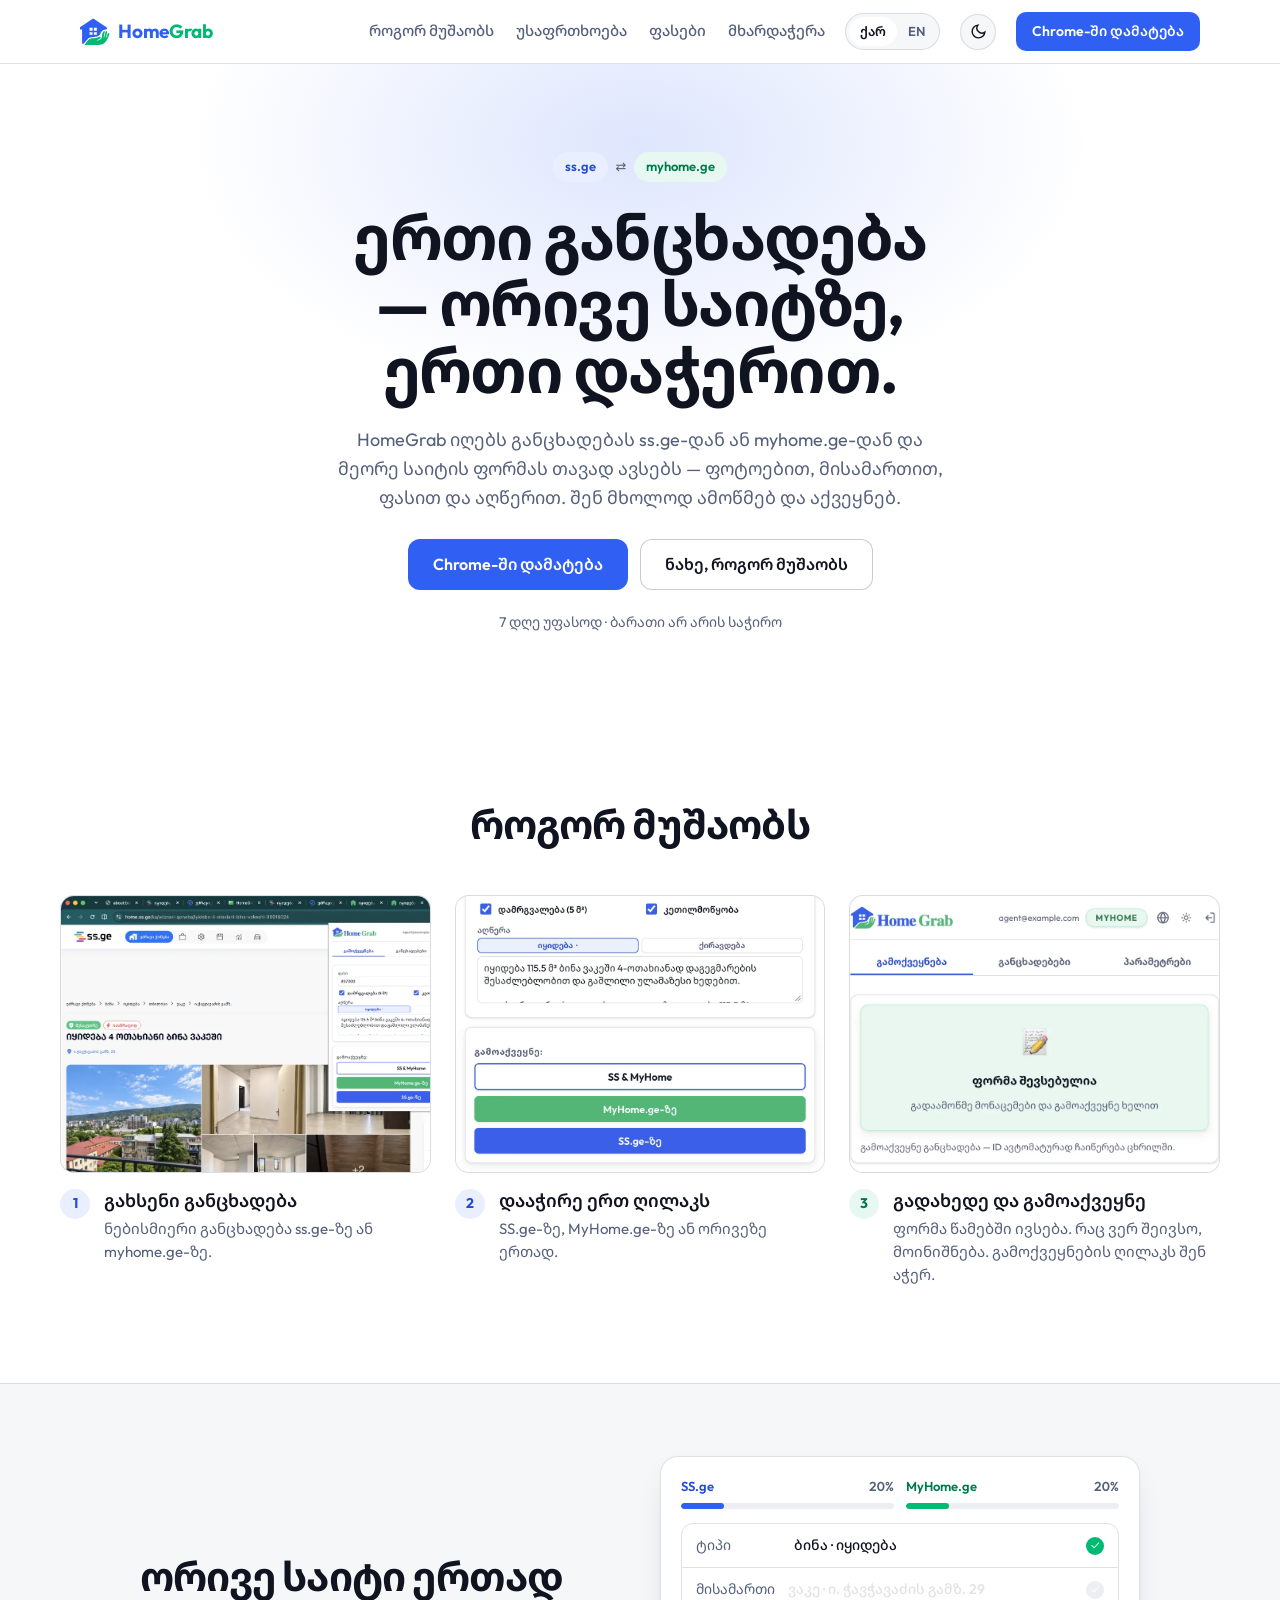
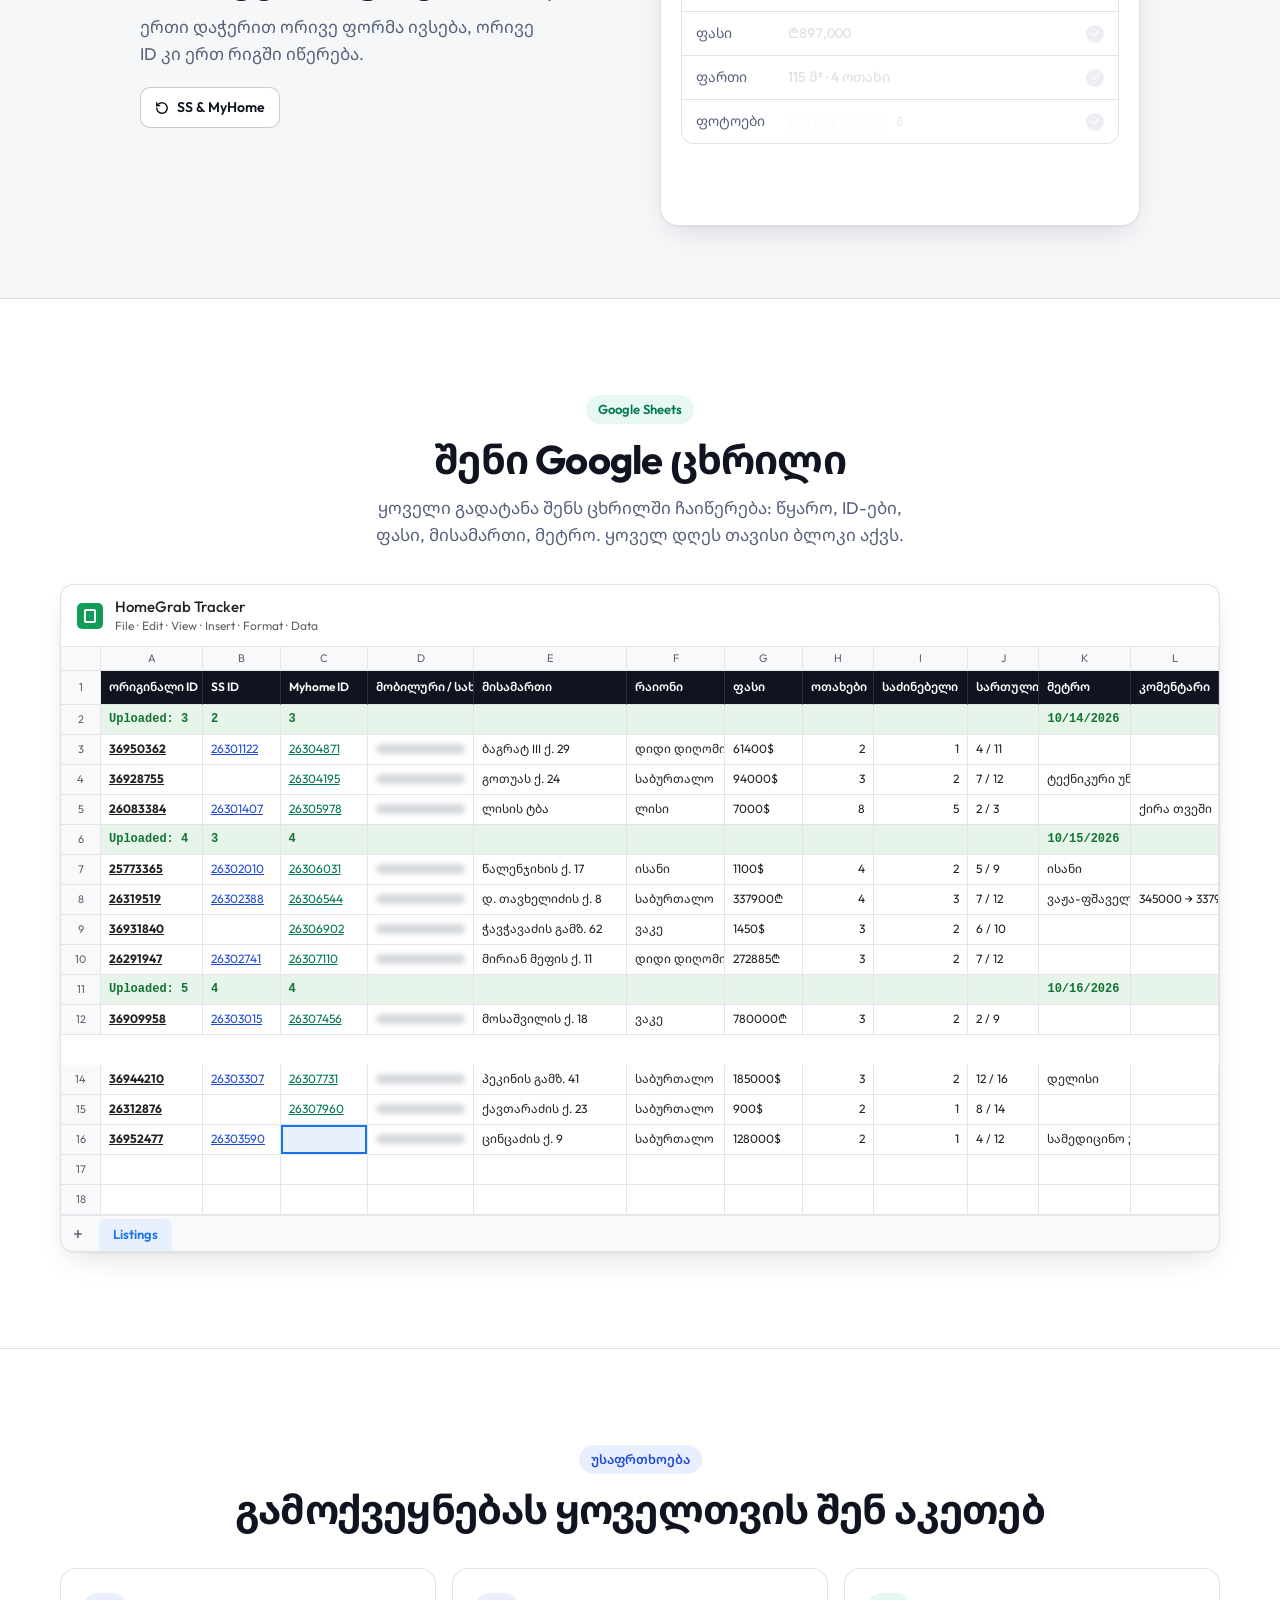
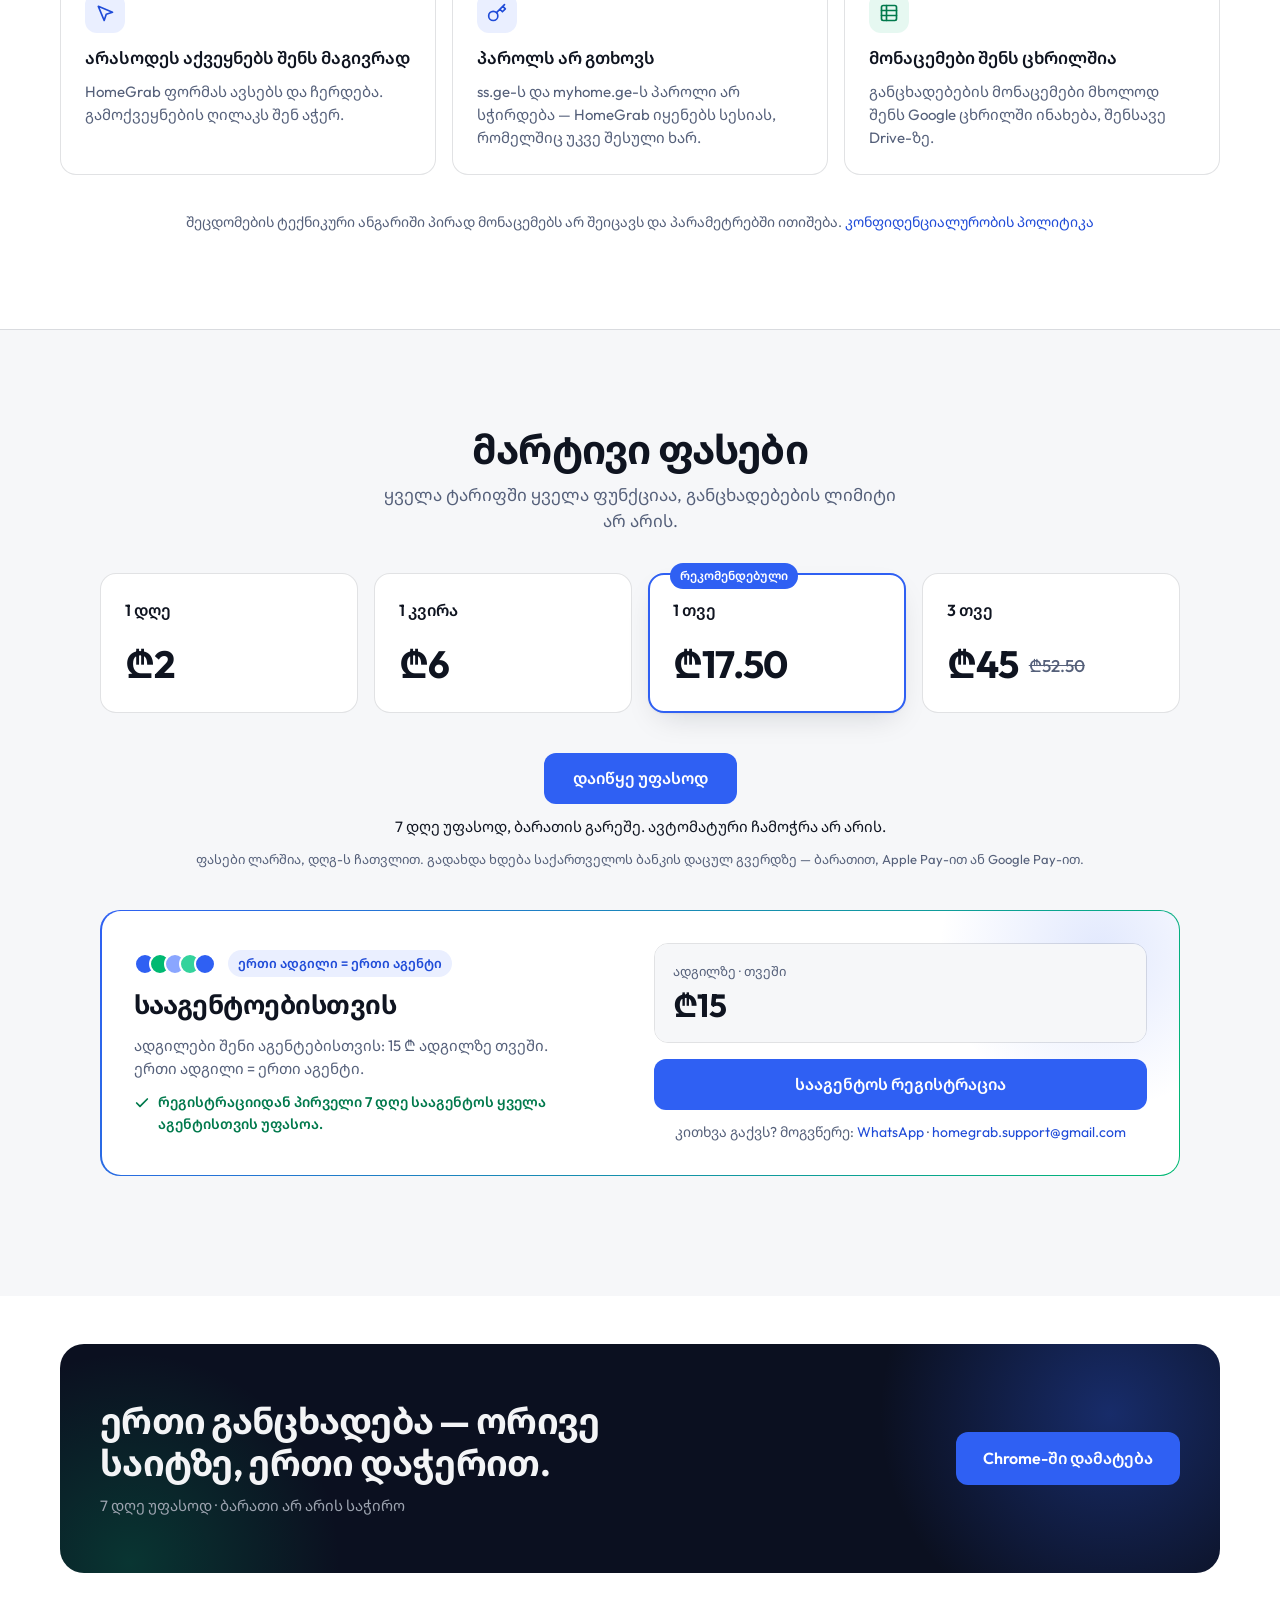
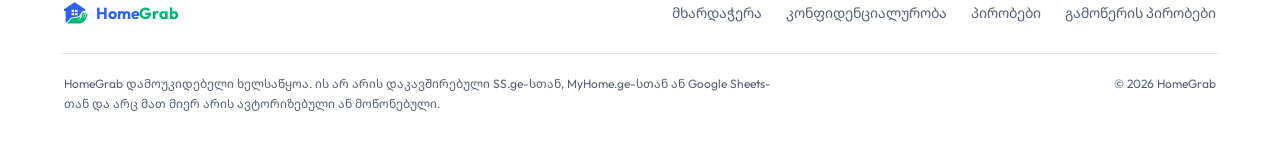
<file: index.html>
<!doctype html>
<html lang="ka" dir="ltr">
<head>
<meta charset="utf-8">
<meta name="viewport" content="width=device-width, initial-scale=1">
<title>HomeGrab — განცხადების გადატანა ss.ge ⇄ myhome.ge ერთი დაჭერით</title>
<meta name="description" content="HomeGrab იღებს განცხადებას ss.ge-დან ან myhome.ge-დან და მეორე საიტის ფორმას თავად ავსებს — ფოტოებით, მისამართით, ფასით და აღწერით. შენ მხოლოდ ამოწმებ და აქვეყნებ.">
<link rel="canonical" href="https://homegrab.ge/">
<meta name="theme-color" content="#ffffff" media="(prefers-color-scheme: light)">
<meta name="theme-color" content="#07090e" media="(prefers-color-scheme: dark)">
<link rel="icon" href="/favicon.svg" type="image/svg+xml">

<!-- Link previews (WhatsApp, Facebook, Messenger, X) -->
<meta property="og:site_name" content="HomeGrab">
<meta property="og:locale" content="ka_GE">
<meta property="og:locale:alternate" content="en_US">
<meta property="og:type" content="website">
<meta property="og:url" content="https://homegrab.ge/">
<meta property="og:title" content="HomeGrab — განცხადების გადატანა ss.ge ⇄ myhome.ge ერთი დაჭერით">
<meta property="og:description" content="Chrome-ის გაფართოება უძრავი ქონების აგენტებისთვის: განცხადება ერთი საიტიდან მეორეზე — ფოტოებით, მისამართით და ფასით. 7 დღე უფასოდ.">
<meta property="og:image" content="https://homegrab.ge/assets/img/og.png">
<meta property="og:image:width" content="1200">
<meta property="og:image:height" content="630">
<meta property="og:image:alt" content="HomeGrab: ერთი განცხადება — ორივე საიტზე, ერთი დაჭერით. ss.ge ⇄ myhome.ge">
<meta name="twitter:card" content="summary_large_image">

<!-- Structured data. No ratings or review counts: there are none to show. -->
<script type="application/ld+json">
{
  "@context": "https://schema.org",
  "@graph": [
    {
      "@type": "Organization",
      "@id": "https://homegrab.ge/#org",
      "name": "HomeGrab",
      "url": "https://homegrab.ge/",
      "email": "homegrab.support@gmail.com"
    },
    {
      "@type": "WebSite",
      "@id": "https://homegrab.ge/#website",
      "name": "HomeGrab",
      "url": "https://homegrab.ge/",
      "inLanguage": "ka",
      "publisher": { "@id": "https://homegrab.ge/#org" }
    },
    {
      "@type": "SoftwareApplication",
      "name": "HomeGrab",
      "url": "https://homegrab.ge/",
      "description": "Chrome-ის გაფართოება, რომელიც განცხადებას ss.ge-დან ან myhome.ge-დან მეორე საიტის ფორმაში თავად ავსებს — ფოტოებით, მისამართით, ფასით და აღწერით.",
      "applicationCategory": "BrowserApplication",
      "operatingSystem": "Google Chrome",
      "installUrl": "https://chromewebstore.google.com/detail/home-grab/gkafeolkiffkkbbpeceaiefpglfblmkh",
      "image": "https://homegrab.ge/assets/img/og.png",
      "inLanguage": ["ka", "en", "ru"],
      "publisher": { "@id": "https://homegrab.ge/#org" },
      "offers": [
        { "@type": "Offer", "name": "1 დღე", "price": "2.00", "priceCurrency": "GEL" },
        { "@type": "Offer", "name": "1 კვირა", "price": "6.00", "priceCurrency": "GEL" },
        { "@type": "Offer", "name": "1 თვე", "price": "17.50", "priceCurrency": "GEL" },
        { "@type": "Offer", "name": "3 თვე", "price": "45.00", "priceCurrency": "GEL" }
      ]
    }
  ]
}
</script>

<!-- Before first paint: saved theme and language, and whether to animate. -->
<script>
  (function () {
    var d = document.documentElement;
    d.classList.add("js");
    try {
      var t = localStorage.getItem("hg-theme");
      if (t === "dark" || t === "light") d.dataset.theme = t;
      var p = new URLSearchParams(location.search).get("lang");
      var l = p === "en" || p === "ka" ? p : localStorage.getItem("hg-lang");
      if (l === "en") d.lang = "en";
    } catch (e) {}
    if ("IntersectionObserver" in window &&
        !window.matchMedia("(prefers-reduced-motion: reduce)").matches) d.classList.add("anim");
  })();
</script>

<link rel="preconnect" href="https://fonts.googleapis.com">
<link rel="preconnect" href="https://fonts.gstatic.com" crossorigin>
<link rel="stylesheet" href="https://fonts.googleapis.com/css2?family=Outfit:wght@400;500;600;700&family=Noto+Sans+Georgian:wght@400;500;600;700&display=swap">
<link rel="stylesheet" href="/styles.css?v=10">
<script src="/app.js?v=14" defer></script>
</head>
<body>

<svg width="0" height="0" class="sprite" aria-hidden="true">
  <symbol id="logo-mark" viewBox="220 445 140 130">
    <path fill="#2F60F3" d="M343.15,487.7l-17.15-11.32-12.74-8.31-29.38-19.62c-1.3-.87-3.31-1.14-4.690-.22l-37.76,25.2-16.82,11.24-5.69,3.31c-.93.54-1.54,1.5-1.5,2.67v8.13h12.23v63.02c0,2.75,2.81,4.75,5.32,3.64,2.84-1.26,21.52-22.81,21.52-22.81,11.08-14.13,44.07-3.58,55.51-19.34,1.27-1.75,2.48-3.52,3.2-5.56,1.48-4.240,5.76-14.19,14.14-17.29,9.06-3.36,16.06-.48,16.06-4.6v-4.26c-.1-1.58-.93-3.01-2.25-3.88ZM278.64,522.71h-14v-12h14v12ZM278.64,503.82h-14v-13.11h14v13.11ZM298.65,522.71h-14v-12h14v12ZM298.65,503.82h-14v-13.11h14v13.11Z"/>
    <path fill="#00B972" d="M341.52,553.62c-7.32,10.07-18.31,16.96-32.92,16.96l-66.99.21c-.96,0-1.25-1.07-.71-1.75l8.43-10.62.03-.03,9.44-10.5c4.84-5.39,11.28-7.97,18.64-8.49l9.24-.66c8.7-.62,16.11-1.85,23.71-6.4.83-.5,3-2.04,4.01-1.38,2.61,1.71,2.2,5.56.26,7.79-3.05,3.5-6.93,5.74-10.97,7.98h-.01c-.13.07-4.25,2.11-5.46,3.05-4.43,3.45,12.8-2.17,17.59-5.950,3.36-2.65,6.66-7.69,6.69-13.08.08-15.91,7.28-27.85,11.46-25.28,1.7,1.04,1.86,4.24.77,9.17,0,0-5.11,22-3.99,22.65,1.41.81,4.61-10.92,4.61-10.92l3.98-16.98c.41-1.74,2.28-4.020,4.29-3.58,2.19.48,3.1,3.63,2.68,5.65l-2.57,12.35-3.56,14.15c-.17.68.68,1.19,1.17.68.71-.73,1.21-1.68,1.57-2.67l6.15-16.92c.78-2.15,2.72-5.2,5.65-4.17,2.35.83,2.3,5.1,1.52,7.28l-4.51,12.62c-2.46,6.89-5.88,12.92-10.18,18.85Z"/>
  </symbol>
</svg>

<a class="skip-link" href="#top" data-i18n="a11y.skip">გადადი მთავარ შიგთავსზე</a>

<header class="hdr">
  <nav class="hdr-bar" aria-label="მთავარი" data-i18n-attr="aria-label|nav.label">
    <a class="logo" href="#top" aria-label="HomeGrab">
      <svg aria-hidden="true"><use href="#logo-mark"/></svg>
      <span><span class="logo-home">Home</span><span class="logo-grab">Grab</span></span>
    </a>
    <div class="hdr-gap"></div>
    <div class="hdr-links">
      <a href="#how" data-i18n="nav.how">როგორ მუშაობს</a>
      <a href="#security" data-i18n="nav.security">უსაფრთხოება</a>
      <a href="#pricing" data-i18n="nav.pricing">ფასები</a>
      <a href="/support.html" data-i18n="nav.support">მხარდაჭერა</a>
    </div>
    <div class="lang" role="group" aria-label="ენა" data-i18n-attr="aria-label|nav.lang">
      <button type="button" data-lang="ka" aria-pressed="true">ქარ</button>
      <button type="button" data-lang="en" aria-pressed="false">EN</button>
    </div>
    <button type="button" class="icon-btn theme-btn" id="theme-btn" aria-label="თემის შეცვლა" data-i18n-attr="aria-label|nav.theme">
      <svg class="only-light" width="17" height="17" viewBox="0 0 24 24" fill="none" stroke="currentColor" stroke-width="2" stroke-linecap="round" aria-hidden="true"><path d="M21 12.8A9 9 0 1 1 11.2 3a7 7 0 0 0 9.8 9.8z"/></svg>
      <svg class="only-dark" width="17" height="17" viewBox="0 0 24 24" fill="none" stroke="currentColor" stroke-width="2" stroke-linecap="round" aria-hidden="true"><circle cx="12" cy="12" r="4"/><path d="M12 2v2M12 20v2M4.9 4.9l1.4 1.4M17.7 17.7l1.4 1.4M2 12h2M20 12h2M4.9 19.1l1.4-1.4M17.7 6.3l1.4-1.4"/></svg>
    </button>
    <a class="hdr-cta" href="https://chromewebstore.google.com/detail/home-grab/gkafeolkiffkkbbpeceaiefpglfblmkh" data-i18n="cta.add">Chrome-ში დამატება</a>
    <button type="button" class="icon-btn menu-btn" id="menu-btn" aria-expanded="false" aria-controls="mnav" aria-label="მენიუ" data-i18n-attr="aria-label|nav.menu">
      <svg class="i-open" width="17" height="17" viewBox="0 0 24 24" fill="none" stroke="currentColor" stroke-width="2" stroke-linecap="round" aria-hidden="true"><path d="M4 7h16M4 12h16M4 17h16"/></svg>
      <svg class="i-close" width="17" height="17" viewBox="0 0 24 24" fill="none" stroke="currentColor" stroke-width="2" stroke-linecap="round" aria-hidden="true"><path d="M6 6l12 12M18 6 6 18"/></svg>
    </button>
  </nav>
  <div class="mnav" id="mnav">
    <a href="#how" data-i18n="nav.how">როგორ მუშაობს</a>
    <a href="#security" data-i18n="nav.security">უსაფრთხოება</a>
    <a href="#pricing" data-i18n="nav.pricing">ფასები</a>
    <a href="/support.html" data-i18n="nav.support">მხარდაჭერა</a>
    <a class="btn btn-primary" href="https://chromewebstore.google.com/detail/home-grab/gkafeolkiffkkbbpeceaiefpglfblmkh" data-i18n="cta.add">Chrome-ში დამატება</a>
  </div>
</header>

<main id="top">

  <!-- Hero -->
  <section class="hero">
    <div class="hero-glow"></div>
    <div class="hero-in">
      <div class="hero-sites" data-reveal>
        <span class="pill pill-blue">ss.ge</span>
        <span class="swap" aria-hidden="true">⇄</span>
        <span class="pill pill-green">myhome.ge</span>
      </div>
      <h1 data-reveal data-i18n="hero.h1">ერთი განცხადება — ორივე საიტზე, ერთი დაჭერით.</h1>
      <p class="hero-sub" data-reveal data-i18n="hero.sub">HomeGrab იღებს განცხადებას ss.ge-დან ან myhome.ge-დან და მეორე საიტის ფორმას თავად ავსებს — ფოტოებით, მისამართით, ფასით და აღწერით. შენ მხოლოდ ამოწმებ და აქვეყნებ.</p>
      <div class="hero-btns" data-reveal>
        <a class="btn btn-primary" href="https://chromewebstore.google.com/detail/home-grab/gkafeolkiffkkbbpeceaiefpglfblmkh" data-i18n="cta.add">Chrome-ში დამატება</a>
        <a class="btn btn-ghost" href="#how" data-i18n="hero.how">ნახე, როგორ მუშაობს</a>
      </div>
      <div class="note" data-reveal data-i18n="hero.note">7 დღე უფასოდ · ბარათი არ არის საჭირო</div>
    </div>
  </section>

  <!-- How it works -->
  <section class="sec how" id="how">
    <div class="wrap">
      <h2 class="h2" data-reveal data-i18n="how.h2">როგორ მუშაობს</h2>
      <div class="steps">
        <div class="step" data-reveal>
          <div class="step-shot">
            <img class="pos-open" src="/assets/img/step-open.webp?v=2"width="1200" height="695" loading="lazy" decoding="async"
                 alt="განცხადება ss.ge-ზე, ზემოთ HomeGrab-ის ფანჯრით" data-i18n-attr="alt|how.a1">
          </div>
          <div class="step-text">
            <span class="step-num">1</span>
            <div>
              <h3 data-i18n="how.s1t">გახსენი განცხადება</h3>
              <p data-i18n="how.s1d">ნებისმიერი განცხადება ss.ge-ზე ან myhome.ge-ზე.</p>
            </div>
          </div>
        </div>
        <div class="step" data-reveal style="--i:2">
          <div class="step-shot">
            <img class="pos-press only-light" src="/assets/img/step-press-light.webp" width="1000" height="1136" loading="lazy" decoding="async"
                 alt="HomeGrab-ის ფანჯრის სამი ღილაკი: SS &amp; MyHome, MyHome.ge-ზე, SS.ge-ზე" data-i18n-attr="alt|how.a2">
            <img class="pos-press only-dark" src="/assets/img/step-press-dark.webp" width="1000" height="1136" loading="lazy" decoding="async"
                 alt="HomeGrab-ის ფანჯრის სამი ღილაკი: SS &amp; MyHome, MyHome.ge-ზე, SS.ge-ზე" data-i18n-attr="alt|how.a2">
          </div>
          <div class="step-text">
            <span class="step-num">2</span>
            <div>
              <h3 data-i18n="how.s2t">დააჭირე ერთ ღილაკს</h3>
              <p data-i18n="how.s2d">SS.ge-ზე, MyHome.ge-ზე ან ორივეზე ერთად.</p>
            </div>
          </div>
        </div>
        <div class="step" data-reveal style="--i:4">
          <div class="step-shot">
            <img class="pos-check only-light" src="/assets/img/step-check-light.webp" width="1000" height="712" loading="lazy" decoding="async"
                 alt="HomeGrab-ის ფანჯარა: „ფორმა შევსებულია“" data-i18n-attr="alt|how.a3">
            <img class="pos-check only-dark" src="/assets/img/step-check-dark.webp" width="1000" height="712" loading="lazy" decoding="async"
                 alt="HomeGrab-ის ფანჯარა: „ფორმა შევსებულია“" data-i18n-attr="alt|how.a3">
          </div>
          <div class="step-text">
            <span class="step-num green">3</span>
            <div>
              <h3 data-i18n="how.s3t">გადახედე და გამოაქვეყნე</h3>
              <p data-i18n="how.s3d">ფორმა წამებში ივსება. რაც ვერ შეივსო, მოინიშნება. გამოქვეყნების ღილაკს შენ აჭერ.</p>
            </div>
          </div>
        </div>
      </div>
    </div>
  </section>

  <!-- Both at once -->
  <section class="sec sec-sunken both">
    <div class="both-in">
      <div class="both-copy" data-reveal>
        <h2 class="h2" data-i18n="both.h2">ორივე საიტი ერთად</h2>
        <p class="lede" data-i18n="both.sub">ერთი დაჭერით ორივე ფორმა ივსება, ორივე ID კი ერთ რიგში იწერება.</p>
        <button type="button" class="replay" id="replay" aria-label="თავიდან ჩვენება: SS &amp; MyHome" data-i18n-attr="aria-label|both.replay">
          <svg width="14" height="14" viewBox="0 0 24 24" fill="none" stroke="currentColor" stroke-width="2.4" stroke-linecap="round" aria-hidden="true"><path d="M3 12a9 9 0 1 0 3-6.7L3 8"/><path d="M3 3v5h5"/></svg>
          SS &amp; MyHome
        </button>
      </div>

      <div class="fill done" id="fill" data-reveal>
        <div class="fill-bars">
          <div class="fill-bar">
            <div class="fill-bar-top"><span class="ss">SS.ge</span><span class="pct">100%</span></div>
            <div class="fill-track"><i></i></div>
          </div>
          <div class="fill-bar mh">
            <div class="fill-bar-top"><span class="mh">MyHome.ge</span><span class="pct">100%</span></div>
            <div class="fill-track"><i></i></div>
          </div>
        </div>
        <div class="fill-rows">
          <div class="fill-row on">
            <span class="fill-k" data-i18n="fill.type">ტიპი</span>
            <span class="fill-v" data-i18n="fill.typeV">ბინა · იყიდება</span>
            <span class="fill-tick" aria-hidden="true">✓</span>
          </div>
          <div class="fill-row on">
            <span class="fill-k" data-i18n="fill.addr">მისამართი</span>
            <span class="fill-v">ვაკე · ი. ჭავჭავაძის გამზ. 29</span>
            <span class="fill-tick" aria-hidden="true">✓</span>
          </div>
          <div class="fill-row on">
            <span class="fill-k" data-i18n="fill.price">ფასი</span>
            <span class="fill-v num">₾897,000</span>
            <span class="fill-tick" aria-hidden="true">✓</span>
          </div>
          <div class="fill-row on">
            <span class="fill-k" data-i18n="fill.area">ფართი</span>
            <span class="fill-v" data-i18n="fill.areaV">115 მ² · 4 ოთახი</span>
            <span class="fill-tick" aria-hidden="true">✓</span>
          </div>
          <div class="fill-row on">
            <span class="fill-k" data-i18n="fill.photos">ფოტოები</span>
            <span class="fill-v fill-photos"><i></i><i></i><i></i><i></i><span>8</span></span>
            <span class="fill-tick" aria-hidden="true">✓</span>
          </div>
        </div>
        <div class="fill-done">
          <svg width="16" height="16" viewBox="0 0 24 24" fill="none" stroke="currentColor" stroke-width="2.6" stroke-linecap="round" stroke-linejoin="round" aria-hidden="true"><path d="M20 6 9 17l-5-5"/></svg>
          ფორმა შევსებულია
        </div>
      </div>
    </div>
  </section>

  <!-- Google Sheet -->
  <section class="sec sheet-sec">
    <div class="wrap">
      <div class="sec-head" data-reveal>
        <span class="pill pill-green">Google Sheets</span>
        <h2 class="h2" data-i18n="sheet.h2">შენი Google ცხრილი</h2>
        <p class="lede" data-i18n="sheet.sub">ყოველი გადატანა შენს ცხრილში ჩაიწერება: წყარო, ID-ები, ფასი, მისამართი, მეტრო. ყოველ დღეს თავისი ბლოკი აქვს.</p>
      </div>
      <div class="gs" data-reveal style="--i:2" role="img"
           aria-label="HomeGrab Tracker ცხრილი: ყოველი გადატანა ერთი რიგია, ყოველი დღე — ცალკე ბლოკი." data-i18n-attr="aria-label|sheet.aria">
        <div class="gs-bar">
          <span class="gs-icon"></span>
          <div class="gs-title"><b>HomeGrab Tracker</b><small>File · Edit · View · Insert · Format · Data</small></div>
        </div>
        <div class="gs-scroll">
          <div class="gs-grid">
            <div class="gs-r gs-letters" aria-hidden="true"><span></span><span>A</span><span>B</span><span>C</span><span>D</span><span>E</span><span>F</span><span>G</span><span>H</span><span>I</span><span>J</span><span>K</span><span>L</span></div>
            <div class="gs-r gs-head"><span>1</span><span>ორიგინალი ID</span><span>SS ID</span><span>Myhome ID</span><span>მობილური / სახელი</span><span>მისამართი</span><span>რაიონი</span><span>ფასი</span><span>ოთახები</span><span>საძინებელი</span><span>სართული</span><span>მეტრო</span><span>კომენტარი</span></div>
            <div class="gs-r gs-mark" data-reveal style="--i:0"><span>2</span><span>Uploaded: 3</span><span>2</span><span>3</span><span></span><span></span><span></span><span></span><span></span><span></span><span></span><span>10/14/2026</span><span></span></div>
            <div class="gs-r gs-row" data-reveal style="--i:1"><span>3</span><span>36950362</span><span>26301122</span><span>26304871</span><span><i class="gs-blur" style="--w:90px"></i></span><span>ბაგრატ III ქ. 29</span><span>დიდი დიღომი</span><span>61400$</span><span>2</span><span>1</span><span>4 / 11</span><span></span><span></span></div>
            <div class="gs-r gs-row" data-reveal style="--i:2"><span>4</span><span>36928755</span><span></span><span>26304195</span><span><i class="gs-blur" style="--w:107px"></i></span><span>გოთუას ქ. 24</span><span>საბურთალო</span><span>94000$</span><span>3</span><span>2</span><span>7 / 12</span><span>ტექნიკური უნივერსიტეტი</span><span></span></div>
            <div class="gs-r gs-row" data-reveal style="--i:3"><span>5</span><span>26083384</span><span>26301407</span><span>26305978</span><span><i class="gs-blur" style="--w:124px"></i></span><span>ლისის ტბა</span><span>ლისი</span><span>7000$</span><span>8</span><span>5</span><span>2 / 3</span><span></span><span>ქირა თვეში</span></div>
            <div class="gs-r gs-mark" data-reveal style="--i:4"><span>6</span><span>Uploaded: 4</span><span>3</span><span>4</span><span></span><span></span><span></span><span></span><span></span><span></span><span></span><span>10/15/2026</span><span></span></div>
            <div class="gs-r gs-row" data-reveal style="--i:5"><span>7</span><span>25773365</span><span>26302010</span><span>26306031</span><span><i class="gs-blur" style="--w:90px"></i></span><span>წალენჯიხის ქ. 17</span><span>ისანი</span><span>1100$</span><span>4</span><span>2</span><span>5 / 9</span><span>ისანი</span><span></span></div>
            <div class="gs-r gs-row" data-reveal style="--i:6"><span>8</span><span>26319519</span><span>26302388</span><span>26306544</span><span><i class="gs-blur" style="--w:107px"></i></span><span>დ. თავხელიძის ქ. 8</span><span>საბურთალო</span><span>337900₾</span><span>4</span><span>3</span><span>7 / 12</span><span>ვაჟა-ფშაველა</span><span>345000 → 337900</span></div>
            <div class="gs-r gs-row" data-reveal style="--i:7"><span>9</span><span>36931840</span><span></span><span>26306902</span><span><i class="gs-blur" style="--w:124px"></i></span><span>ჭავჭავაძის გამზ. 62</span><span>ვაკე</span><span>1450$</span><span>3</span><span>2</span><span>6 / 10</span><span></span><span></span></div>
            <div class="gs-r gs-row" data-reveal style="--i:8"><span>10</span><span>26291947</span><span>26302741</span><span>26307110</span><span><i class="gs-blur" style="--w:101px"></i></span><span>მირიან მეფის ქ. 11</span><span>დიდი დიღომი</span><span>272885₾</span><span>3</span><span>2</span><span>7 / 12</span><span></span><span></span></div>
            <div class="gs-r gs-mark" data-reveal style="--i:9"><span>11</span><span>Uploaded: 5</span><span>4</span><span>4</span><span></span><span></span><span></span><span></span><span></span><span></span><span></span><span>10/16/2026</span><span></span></div>
            <div class="gs-r gs-row" data-reveal style="--i:10"><span>12</span><span>36909958</span><span>26303015</span><span>26307456</span><span><i class="gs-blur" style="--w:90px"></i></span><span>მოსაშვილის ქ. 18</span><span>ვაკე</span><span>780000₾</span><span>3</span><span>2</span><span>2 / 9</span><span></span><span></span></div>
            <div class="gs-r gs-row" data-reveal style="--i:11"><span>13</span><span>36916024</span><span>26303122</span><span>26307589</span><span><i class="gs-blur" style="--w:107px"></i></span><span>ი. ჭავჭავაძის გამზ. 29</span><span>ვაკე</span><span>897000₾</span><span>4</span><span>3</span><span>9 / 11</span><span></span><span></span></div>
            <div class="gs-r gs-row" data-reveal style="--i:12"><span>14</span><span>36944210</span><span>26303307</span><span>26307731</span><span><i class="gs-blur" style="--w:124px"></i></span><span>პეკინის გამზ. 41</span><span>საბურთალო</span><span>185000$</span><span>3</span><span>2</span><span>12 / 16</span><span>დელისი</span><span></span></div>
            <div class="gs-r gs-row" data-reveal style="--i:13"><span>15</span><span>26312876</span><span></span><span>26307960</span><span><i class="gs-blur" style="--w:101px"></i></span><span>ქავთარაძის ქ. 23</span><span>საბურთალო</span><span>900$</span><span>2</span><span>1</span><span>8 / 14</span><span></span><span></span></div>
            <div class="gs-r gs-row" data-reveal style="--i:14"><span>16</span><span>36952477</span><span>26303590</span><span class="gs-sel"></span><span><i class="gs-blur" style="--w:118px"></i></span><span>ცინცაძის ქ. 9</span><span>საბურთალო</span><span>128000$</span><span>2</span><span>1</span><span>4 / 12</span><span>სამედიცინო უნივერსიტეტი</span><span></span></div>
            <div class="gs-r gs-row" data-reveal style="--i:15"><span>17</span><span></span><span></span><span></span><span></span><span></span><span></span><span></span><span></span><span></span><span></span><span></span><span></span></div>
            <div class="gs-r gs-row" data-reveal style="--i:16"><span>18</span><span></span><span></span><span></span><span></span><span></span><span></span><span></span><span></span><span></span><span></span><span></span><span></span></div>
          </div>
        </div>
        <div class="gs-tabs"><span class="plus">+</span><span class="tab">Listings</span></div>
      </div>
    </div>
  </section>

  <!-- Security -->
  <section class="sec safe" id="security">
    <div class="wrap">
      <div class="sec-head" data-reveal>
        <span class="pill pill-blue" data-i18n="sec.pill">უსაფრთხოება</span>
        <h2 class="h2" data-i18n="sec.h2">გამოქვეყნებას ყოველთვის შენ აკეთებ</h2>
      </div>
      <div class="safe-grid">
        <div class="safe-card" data-reveal>
          <span class="safe-icon"><svg width="20" height="20" viewBox="0 0 24 24" fill="none" stroke="currentColor" stroke-width="2" stroke-linecap="round" stroke-linejoin="round" aria-hidden="true"><path d="M4 4l7 17 2.5-7.5L21 11z"/></svg></span>
          <h3 data-i18n="sec.c1t">არასოდეს აქვეყნებს შენს მაგივრად</h3>
          <p data-i18n="sec.c1d">HomeGrab ფორმას ავსებს და ჩერდება. გამოქვეყნების ღილაკს შენ აჭერ.</p>
        </div>
        <div class="safe-card" data-reveal style="--i:1">
          <span class="safe-icon"><svg width="20" height="20" viewBox="0 0 24 24" fill="none" stroke="currentColor" stroke-width="2" stroke-linecap="round" stroke-linejoin="round" aria-hidden="true"><circle cx="7.5" cy="15.5" r="5.5"/><path d="m21 2-9.6 9.6M15.5 7.5l3 3L22 7l-3-3"/></svg></span>
          <h3 data-i18n="sec.c2t">პაროლს არ გთხოვს</h3>
          <p data-i18n="sec.c2d">ss.ge-ს და myhome.ge-ს პაროლი არ სჭირდება — HomeGrab იყენებს სესიას, რომელშიც უკვე შესული ხარ.</p>
        </div>
        <div class="safe-card" data-reveal style="--i:2">
          <span class="safe-icon green"><svg width="20" height="20" viewBox="0 0 24 24" fill="none" stroke="currentColor" stroke-width="2" stroke-linecap="round" stroke-linejoin="round" aria-hidden="true"><rect x="3" y="3" width="18" height="18" rx="2"/><path d="M3 9h18M3 15h18M9 3v18"/></svg></span>
          <h3 data-i18n="sec.c3t">მონაცემები შენს ცხრილშია</h3>
          <p data-i18n="sec.c3d">განცხადებების მონაცემები მხოლოდ შენს Google ცხრილში ინახება, შენსავე Drive-ზე.</p>
        </div>
      </div>
      <p class="safe-note" data-reveal>
        <span data-i18n="sec.note">შეცდომების ტექნიკური ანგარიში პირად მონაცემებს არ შეიცავს და პარამეტრებში ითიშება.</span>
        <a href="/privacy.html" data-i18n="sec.link">კონფიდენციალურობის პოლიტიკა</a>
      </p>
    </div>
  </section>

  <!-- Pricing -->
  <section class="sec sec-sunken pricing" id="pricing">
    <div class="wrap">
      <div class="sec-head" data-reveal>
        <h2 class="h2" data-i18n="price.h2">მარტივი ფასები</h2>
        <p class="lede" data-i18n="price.sub">ყველა ტარიფში ყველა ფუნქციაა, განცხადებების ლიმიტი არ არის.</p>
      </div>

      <div class="plans">
        <div class="plan" data-reveal>
          <div class="plan-name" data-i18n="plan.day">1 დღე</div>
          <div class="plan-price">₾2</div>
        </div>
        <div class="plan" data-reveal style="--i:1">
          <div class="plan-name" data-i18n="plan.week">1 კვირა</div>
          <div class="plan-price">₾6</div>
        </div>
        <div class="plan rec" data-reveal style="--i:2">
          <span class="plan-badge" data-i18n="plan.rec">რეკომენდებული</span>
          <div class="plan-name" data-i18n="plan.month">1 თვე</div>
          <div class="plan-price">₾17.50</div>
        </div>
        <div class="plan" data-reveal style="--i:3">
          <div class="plan-name" data-i18n="plan.quarter">3 თვე</div>
          <!-- Struck price = 3 × the 1-month price; update both when prices change (README). -->
          <div class="plan-price">₾45<span class="plan-was"><s aria-hidden="true">₾52.50</s><span class="vh" data-i18n="plan.was">52.50 ₾-ის ნაცვლად</span></span></div>
        </div>
      </div>

      <div class="pricing-cta" data-reveal>
        <a class="btn btn-primary" href="https://chromewebstore.google.com/detail/home-grab/gkafeolkiffkkbbpeceaiefpglfblmkh" data-i18n="price.start">დაიწყე უფასოდ</a>
        <div class="trial" data-i18n="price.trial">7 დღე უფასოდ, ბარათის გარეშე. ავტომატური ჩამოჭრა არ არის.</div>
        <div class="fine" data-i18n="price.fine">ფასები ლარშია, დღგ-ს ჩათვლით. გადახდა ხდება საქართველოს ბანკის დაცულ გვერდზე — ბარათით, Apple Pay-ით ან Google Pay-ით.</div>
      </div>

      <div class="agency" data-reveal>
        <div class="agency-in">
          <div class="agency-glow"></div>
          <div class="agency-copy">
            <div class="agency-tags">
              <span class="seats" aria-hidden="true"><i></i><i></i><i></i><i></i><i></i></span>
              <span class="pill pill-blue" data-i18n="ag.chip">ერთი ადგილი = ერთი აგენტი</span>
            </div>
            <div class="agency-title">
              <h3 data-i18n="ag.h">სააგენტოებისთვის</h3>
            </div>
            <p data-i18n="ag.body">ადგილები შენი აგენტებისთვის: 15 ₾ ადგილზე თვეში. ერთი ადგილი = ერთი აგენტი.</p>
            <p class="agency-trial">
              <svg width="16" height="16" viewBox="0 0 24 24" fill="none" stroke="currentColor" stroke-width="2.6" stroke-linecap="round" stroke-linejoin="round" aria-hidden="true"><path d="M20 6 9 17l-5-5"/></svg>
              <span data-i18n="ag.trial">რეგისტრაციიდან პირველი 7 დღე სააგენტოს ყველა აგენტისთვის უფასოა.</span>
            </p>
          </div>
          <div class="agency-side">
            <div class="seat-prices">
              <div><span data-i18n="ag.per">ადგილზე · თვეში</span><b>₾15</b></div>
            </div>
            <!-- Registration + the owner's pages live on the agency site (adsync-extension admin/src/agency). -->
            <a class="btn btn-primary" href="https://manager.homegrab.ge/?lang=ka" data-i18n="ag.go" data-i18n-attr="href|ag.goHref">სააგენტოს რეგისტრაცია</a>
            <p class="agency-mail"><span data-i18n="ag.q">კითხვა გაქვს? მოგვწერე:</span> <a href="https://wa.me/995575778142" target="_blank" rel="noopener">WhatsApp</a> · <a href="mailto:homegrab.support@gmail.com">homegrab.support@gmail.com</a></p>
          </div>
        </div>
      </div>
    </div>
  </section>
</main>

<footer class="ftr">
  <div class="wrap">
    <div class="band" data-reveal>
      <div class="band-copy">
        <h2 data-i18n="hero.h1">ერთი განცხადება — ორივე საიტზე, ერთი დაჭერით.</h2>
        <div class="band-note" data-i18n="hero.note">7 დღე უფასოდ · ბარათი არ არის საჭირო</div>
      </div>
      <a class="btn btn-primary" href="https://chromewebstore.google.com/detail/home-grab/gkafeolkiffkkbbpeceaiefpglfblmkh" data-i18n="cta.add">Chrome-ში დამატება</a>
    </div>
    <div class="ftr-row">
      <a class="logo" href="#top" aria-label="HomeGrab">
        <svg aria-hidden="true"><use href="#logo-mark"/></svg>
        <span><span class="logo-home">Home</span><span class="logo-grab">Grab</span></span>
      </a>
      <div class="hdr-gap"></div>
      <nav class="ftr-links" aria-label="ქვედა მენიუ" data-i18n-attr="aria-label|foot.label">
        <a href="/support.html" data-i18n="foot.support">მხარდაჭერა</a>
        <a href="/privacy.html" data-i18n="foot.privacy">კონფიდენციალურობა</a>
        <a href="/terms.html" data-i18n="foot.terms">პირობები</a>
        <a href="https://homegrab.ge/subscription-terms" data-i18n="foot.sub">გამოწერის პირობები</a>
      </nav>
    </div>
    <div class="ftr-legal">
      <p data-i18n="foot.disc">HomeGrab დამოუკიდებელი ხელსაწყოა. ის არ არის დაკავშირებული SS.ge-სთან, MyHome.ge-სთან ან Google Sheets-თან და არც მათ მიერ არის ავტორიზებული ან მოწონებული.</p>
      <span>© 2026 HomeGrab</span>
    </div>
  </div>
</footer>

</body>
</html>
</file>
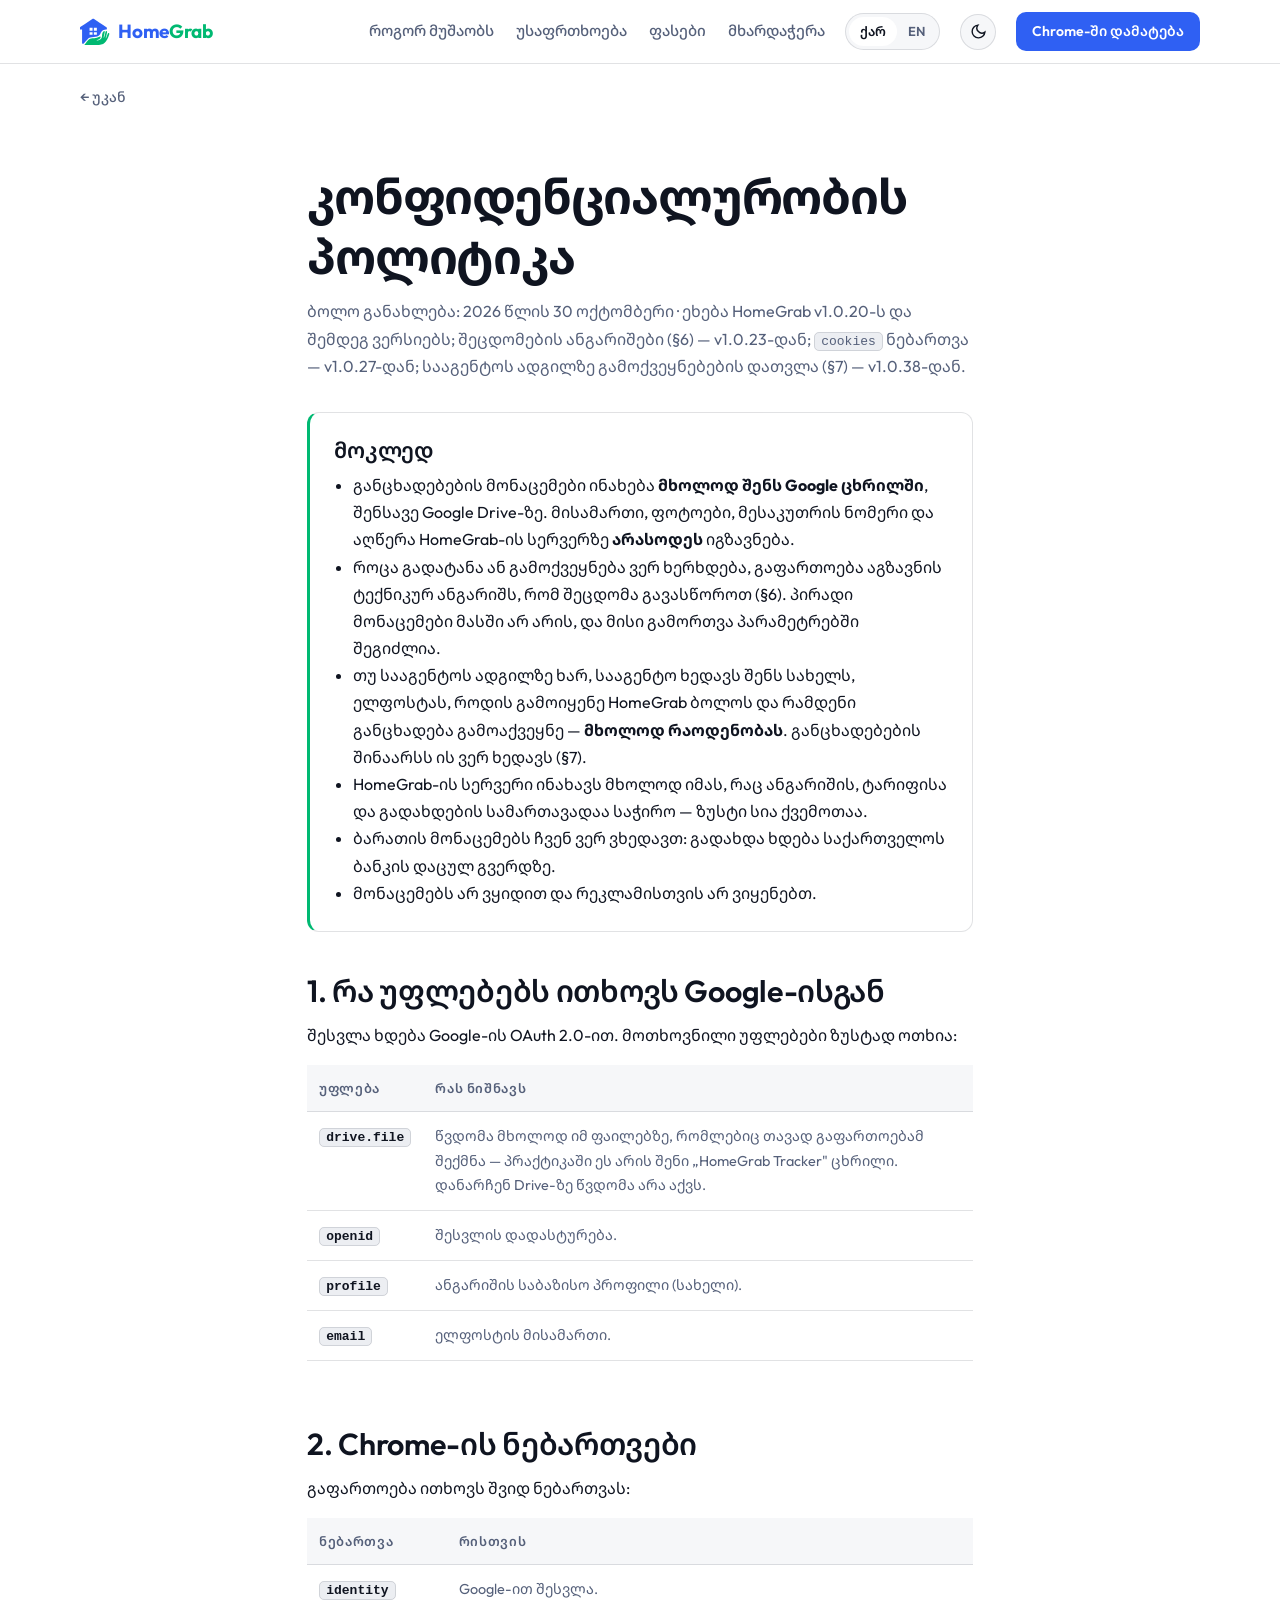
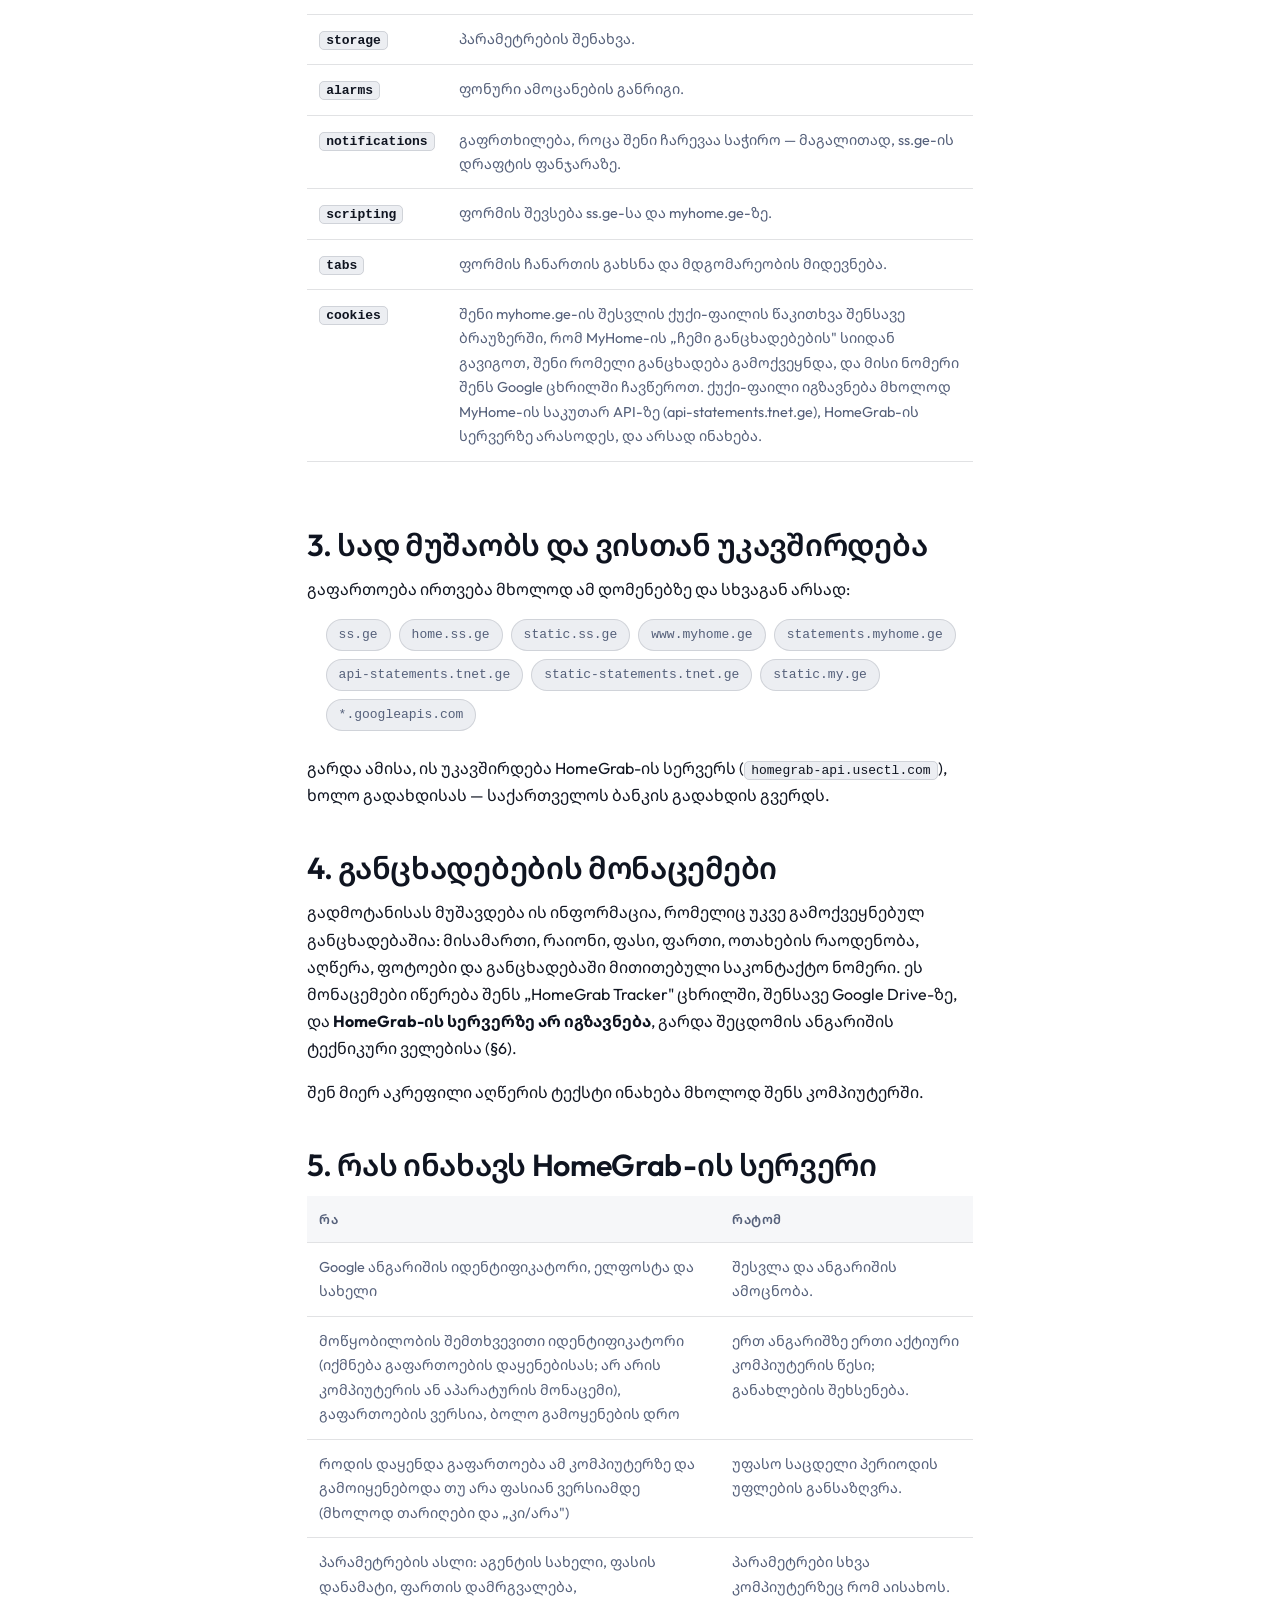
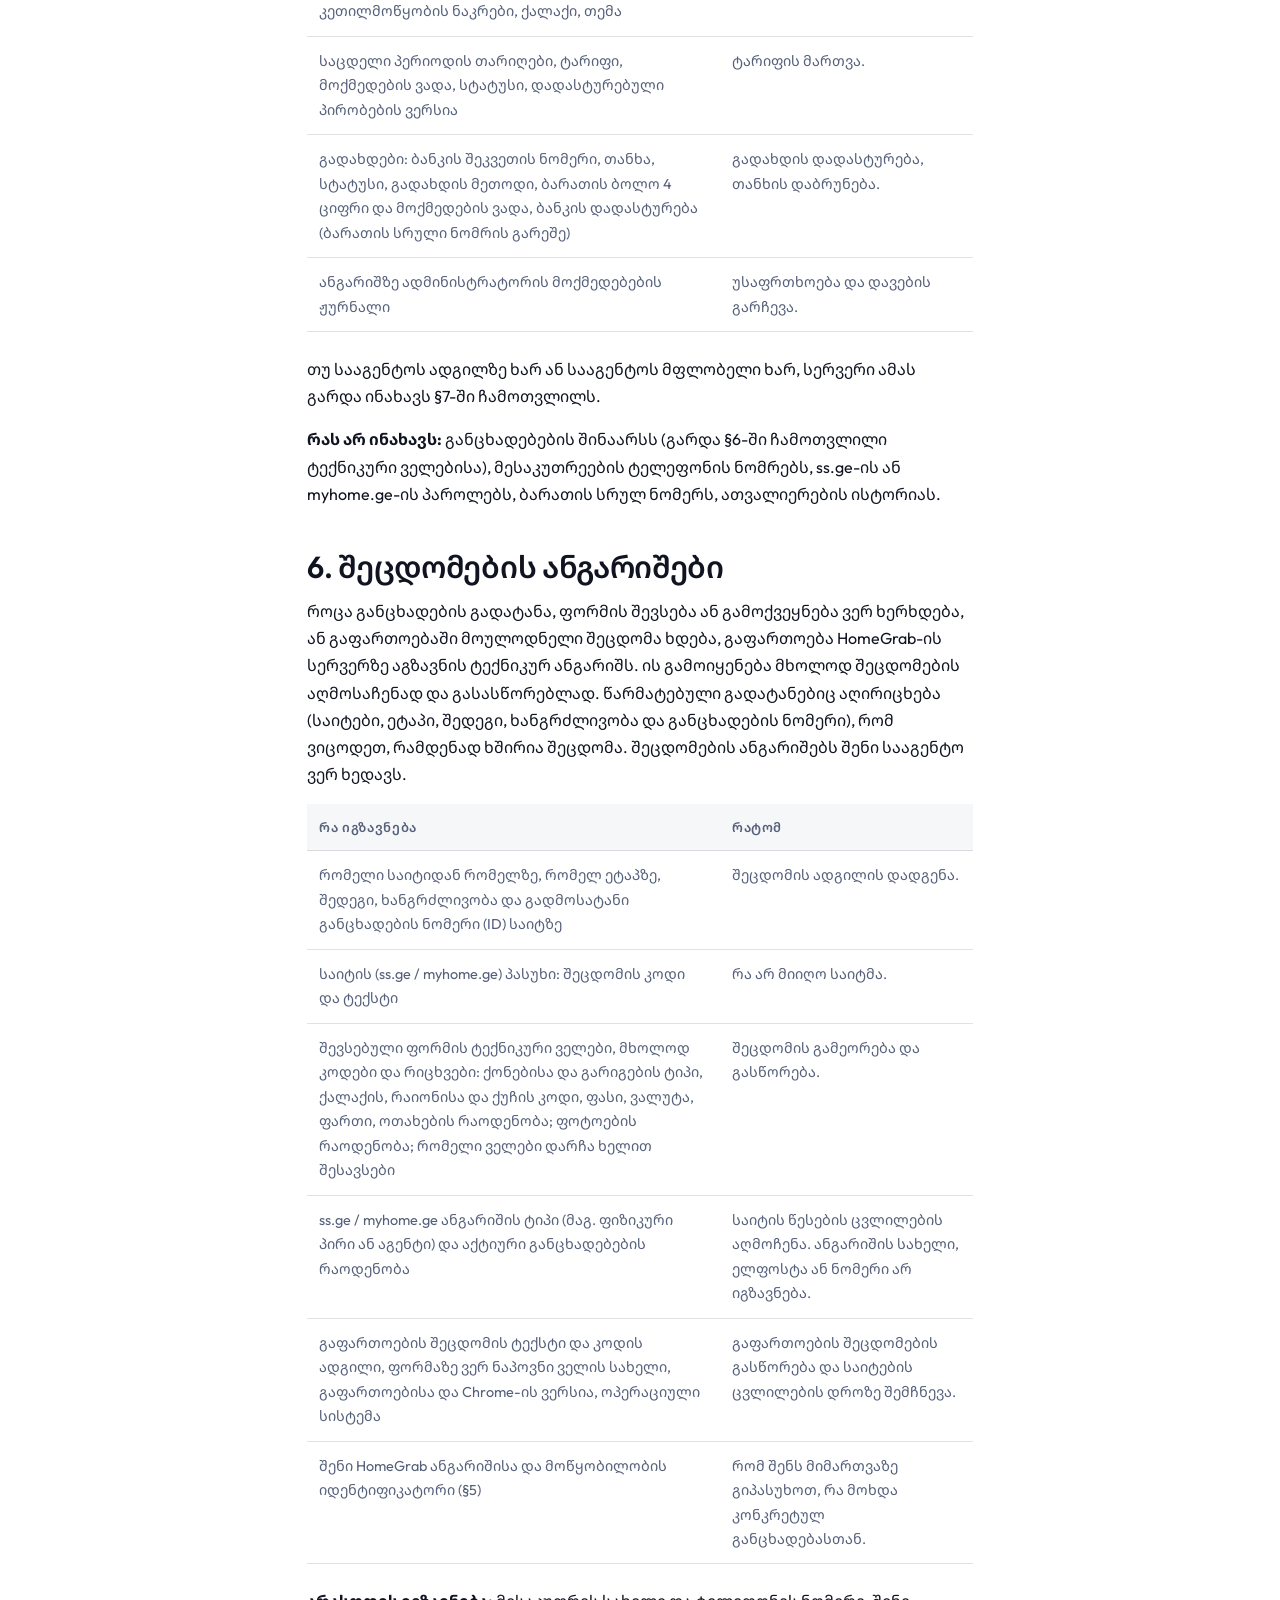
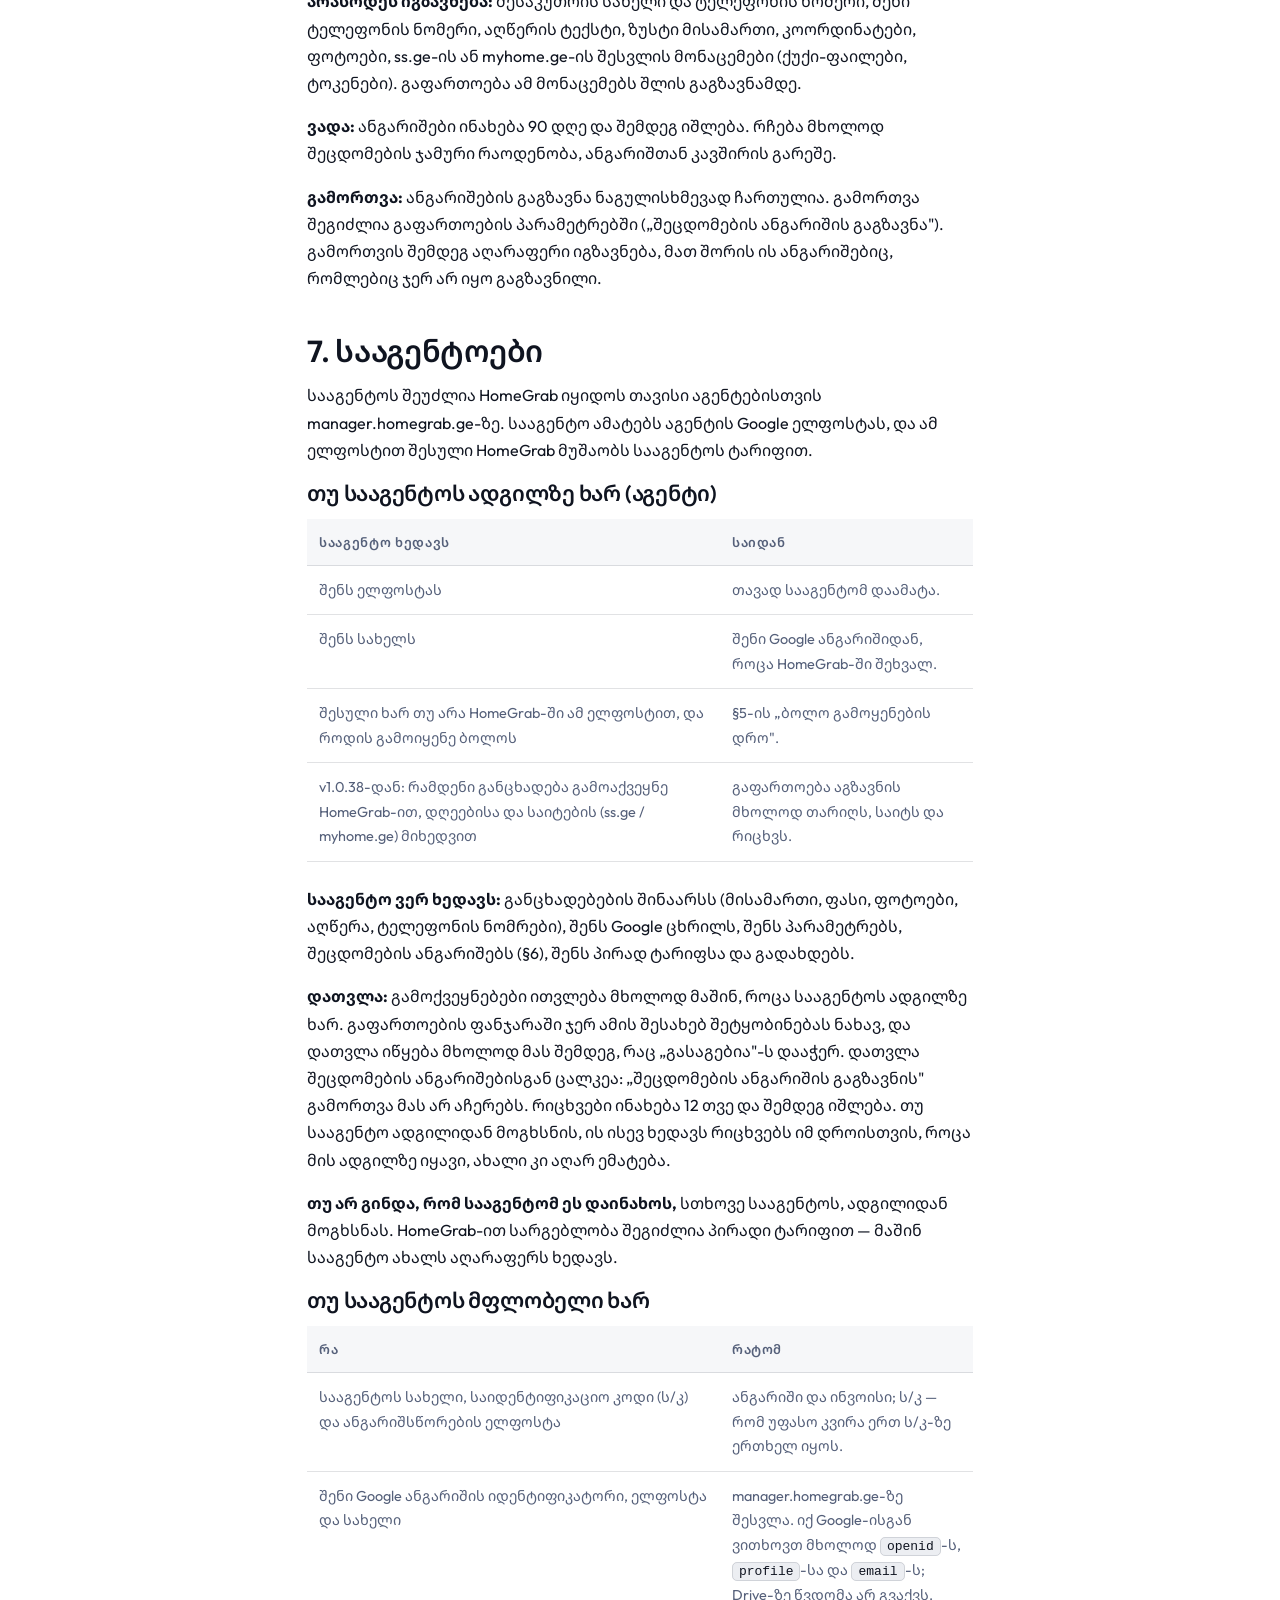
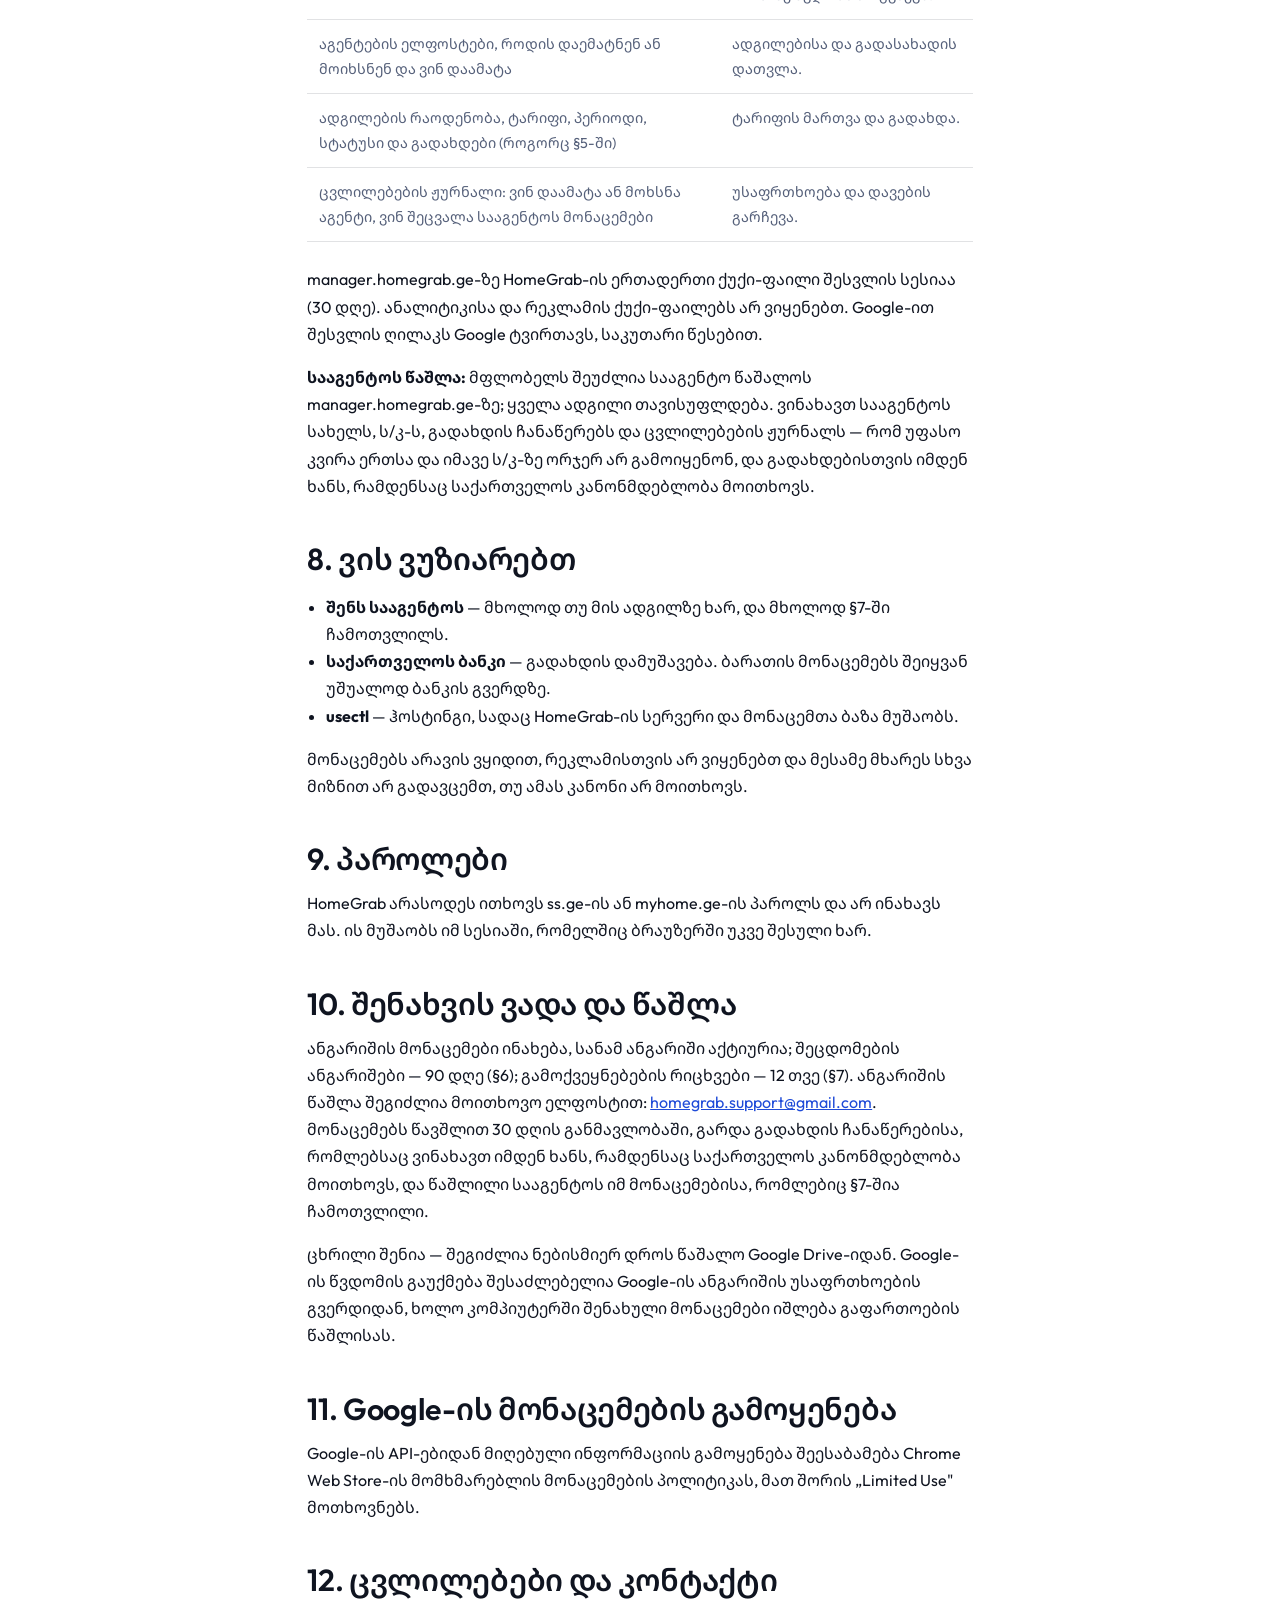
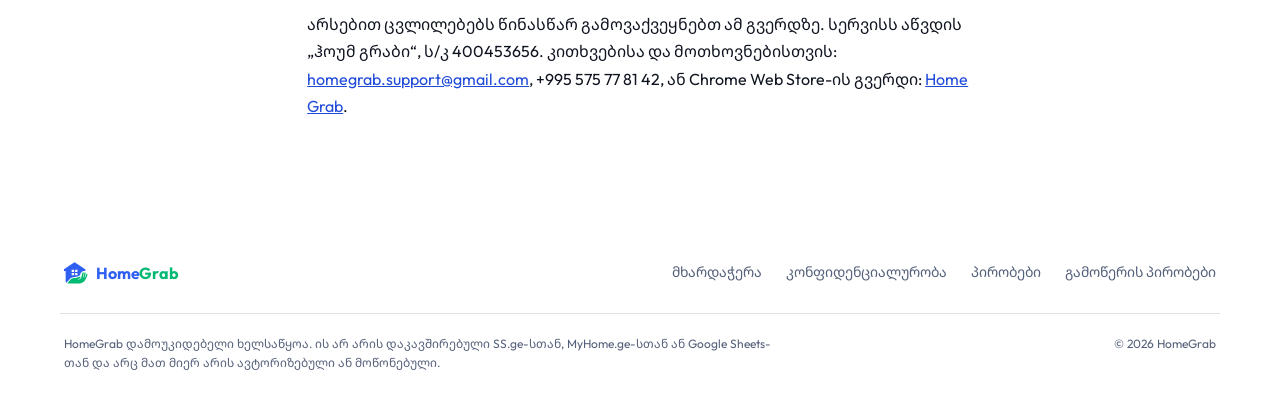
<file: privacy.html>
<!doctype html>
<html lang="ka" dir="ltr">
<head>
<meta charset="utf-8">
<meta name="viewport" content="width=device-width, initial-scale=1">
<title>კონფიდენციალურობის პოლიტიკა — HomeGrab</title>
<meta name="description" content="რა მონაცემებს იყენებს HomeGrab, რა უფლებებს ითხოვს და სად ინახება შენი განცხადებების მონაცემები.">
<link rel="canonical" href="https://homegrab.ge/privacy.html">
<link rel="icon" href="/favicon.svg" type="image/svg+xml">
<script>
  (function () {
    var d = document.documentElement;
    d.classList.add("js");
    try {
      var t = localStorage.getItem("hg-theme");
      if (t === "dark" || t === "light") d.dataset.theme = t;
      var p = new URLSearchParams(location.search).get("lang");
      var l = p === "en" || p === "ka" ? p : localStorage.getItem("hg-lang");
      if (l === "en") d.lang = "en";
    } catch (e) {}
    if ("IntersectionObserver" in window &&
        !window.matchMedia("(prefers-reduced-motion: reduce)").matches) d.classList.add("anim");
  })();
</script>
<link rel="preconnect" href="https://fonts.googleapis.com">
<link rel="preconnect" href="https://fonts.gstatic.com" crossorigin>
<link rel="stylesheet" href="https://fonts.googleapis.com/css2?family=Outfit:wght@400;500;600;700&family=Noto+Sans+Georgian:wght@400;500;600;700&display=swap">
<link rel="stylesheet" href="/styles.css?v=10">
<script src="/app.js?v=14" defer></script>
</head>
<body data-page="privacy">

<svg width="0" height="0" class="sprite" aria-hidden="true">
  <symbol id="logo-mark" viewBox="220 445 140 130">
    <path fill="#2F60F3" d="M343.15,487.7l-17.15-11.32-12.74-8.31-29.38-19.62c-1.3-.87-3.31-1.14-4.690-.22l-37.76,25.2-16.82,11.24-5.69,3.31c-.93.54-1.54,1.5-1.5,2.67v8.13h12.23v63.02c0,2.75,2.81,4.75,5.32,3.64,2.84-1.26,21.52-22.81,21.52-22.81,11.08-14.13,44.07-3.58,55.51-19.34,1.27-1.75,2.48-3.52,3.2-5.56,1.48-4.240,5.76-14.19,14.14-17.29,9.06-3.36,16.06-.48,16.06-4.6v-4.26c-.1-1.58-.93-3.01-2.25-3.88ZM278.64,522.71h-14v-12h14v12ZM278.64,503.82h-14v-13.11h14v13.11ZM298.65,522.71h-14v-12h14v12ZM298.65,503.82h-14v-13.11h14v13.11Z"/>
    <path fill="#00B972" d="M341.52,553.62c-7.32,10.07-18.31,16.96-32.92,16.96l-66.99.21c-.96,0-1.25-1.07-.71-1.75l8.43-10.62.03-.03,9.44-10.5c4.84-5.39,11.28-7.97,18.64-8.49l9.24-.66c8.7-.62,16.11-1.85,23.71-6.4.83-.5,3-2.04,4.01-1.38,2.61,1.71,2.2,5.56.26,7.79-3.05,3.5-6.93,5.74-10.97,7.98h-.01c-.13.07-4.25,2.11-5.46,3.05-4.43,3.45,12.8-2.17,17.59-5.950,3.36-2.65,6.66-7.69,6.69-13.08.08-15.91,7.28-27.85,11.46-25.28,1.7,1.04,1.86,4.24.77,9.17,0,0-5.11,22-3.99,22.65,1.41.81,4.61-10.92,4.61-10.92l3.98-16.98c.41-1.74,2.28-4.020,4.29-3.58,2.19.48,3.1,3.63,2.68,5.65l-2.57,12.35-3.56,14.15c-.17.68.68,1.19,1.17.68.71-.73,1.21-1.68,1.57-2.67l6.15-16.92c.78-2.15,2.72-5.2,5.65-4.17,2.35.83,2.3,5.1,1.52,7.28l-4.51,12.62c-2.46,6.89-5.88,12.92-10.18,18.85Z"/>
  </symbol>
</svg>

<a class="skip-link" href="#top" data-i18n="a11y.skip">გადადი მთავარ შიგთავსზე</a>

<header class="hdr">
  <nav class="hdr-bar" aria-label="მთავარი" data-i18n-attr="aria-label|nav.label">
    <a class="logo" href="/" aria-label="HomeGrab">
      <svg aria-hidden="true"><use href="#logo-mark"/></svg>
      <span><span class="logo-home">Home</span><span class="logo-grab">Grab</span></span>
    </a>
    <div class="hdr-gap"></div>
    <div class="hdr-links">
      <a href="/#how" data-i18n="nav.how">როგორ მუშაობს</a>
      <a href="/#security" data-i18n="nav.security">უსაფრთხოება</a>
      <a href="/#pricing" data-i18n="nav.pricing">ფასები</a>
      <a href="/support.html" data-i18n="nav.support">მხარდაჭერა</a>
    </div>
    <div class="lang" role="group" aria-label="ენა" data-i18n-attr="aria-label|nav.lang">
      <button type="button" data-lang="ka" aria-pressed="true">ქარ</button>
      <button type="button" data-lang="en" aria-pressed="false">EN</button>
    </div>
    <button type="button" class="icon-btn theme-btn" id="theme-btn" aria-label="თემის შეცვლა" data-i18n-attr="aria-label|nav.theme">
      <svg class="only-light" width="17" height="17" viewBox="0 0 24 24" fill="none" stroke="currentColor" stroke-width="2" stroke-linecap="round" aria-hidden="true"><path d="M21 12.8A9 9 0 1 1 11.2 3a7 7 0 0 0 9.8 9.8z"/></svg>
      <svg class="only-dark" width="17" height="17" viewBox="0 0 24 24" fill="none" stroke="currentColor" stroke-width="2" stroke-linecap="round" aria-hidden="true"><circle cx="12" cy="12" r="4"/><path d="M12 2v2M12 20v2M4.9 4.9l1.4 1.4M17.7 17.7l1.4 1.4M2 12h2M20 12h2M4.9 19.1l1.4-1.4M17.7 6.3l1.4-1.4"/></svg>
    </button>
    <a class="hdr-cta" href="https://chromewebstore.google.com/detail/home-grab/gkafeolkiffkkbbpeceaiefpglfblmkh" data-i18n="cta.add">Chrome-ში დამატება</a>
    <button type="button" class="icon-btn menu-btn" id="menu-btn" aria-expanded="false" aria-controls="mnav" aria-label="მენიუ" data-i18n-attr="aria-label|nav.menu">
      <svg class="i-open" width="17" height="17" viewBox="0 0 24 24" fill="none" stroke="currentColor" stroke-width="2" stroke-linecap="round" aria-hidden="true"><path d="M4 7h16M4 12h16M4 17h16"/></svg>
      <svg class="i-close" width="17" height="17" viewBox="0 0 24 24" fill="none" stroke="currentColor" stroke-width="2" stroke-linecap="round" aria-hidden="true"><path d="M6 6l12 12M18 6 6 18"/></svg>
    </button>
  </nav>
  <div class="mnav" id="mnav">
    <a href="/#how" data-i18n="nav.how">როგორ მუშაობს</a>
    <a href="/#security" data-i18n="nav.security">უსაფრთხოება</a>
    <a href="/#pricing" data-i18n="nav.pricing">ფასები</a>
    <a href="/support.html" data-i18n="nav.support">მხარდაჭერა</a>
    <a class="btn btn-primary" href="https://chromewebstore.google.com/detail/home-grab/gkafeolkiffkkbbpeceaiefpglfblmkh" data-i18n="cta.add">Chrome-ში დამატება</a>
  </div>
</header>

<main id="top">
<div class="back-bar"><a class="back-link" href="/" data-back data-i18n="nav.back">← უკან</a></div>
<div class="section">
  <div class="container narrow">
    <div class="lang-ka">
    <h1 style="overflow-wrap:anywhere">კონფიდენციალურობის პოლიტიკა</h1>
    <p style="color:var(--text-muted)">
      ბოლო განახლება: 2026 წლის 30 ოქტომბერი · ეხება HomeGrab v1.0.20-ს და შემდეგ ვერსიებს;
      შეცდომების ანგარიშები (§6) — v1.0.23-დან; <code>cookies</code> ნებართვა — v1.0.27-დან;
      სააგენტოს ადგილზე გამოქვეყნებების დათვლა (§7) — v1.0.38-დან.
    </p>

    <div class="callout" style="margin-block:var(--sp-6)">
      <h2 style="font-size:var(--fs-h3);margin-bottom:var(--sp-2)">მოკლედ</h2>
      <ul style="margin:0">
        <li>განცხადებების მონაცემები ინახება <strong>მხოლოდ შენს Google ცხრილში</strong>, შენსავე Google Drive-ზე. მისამართი, ფოტოები, მესაკუთრის ნომერი და აღწერა HomeGrab-ის სერვერზე <strong>არასოდეს</strong> იგზავნება.</li>
        <li>როცა გადატანა ან გამოქვეყნება ვერ ხერხდება, გაფართოება აგზავნის ტექნიკურ ანგარიშს, რომ შეცდომა გავასწოროთ (§6). პირადი მონაცემები მასში არ არის, და მისი გამორთვა პარამეტრებში შეგიძლია.</li>
        <li>თუ სააგენტოს ადგილზე ხარ, სააგენტო ხედავს შენს სახელს, ელფოსტას, როდის გამოიყენე HomeGrab ბოლოს და რამდენი განცხადება გამოაქვეყნე — <strong>მხოლოდ რაოდენობას</strong>. განცხადებების შინაარსს ის ვერ ხედავს (§7).</li>
        <li>HomeGrab-ის სერვერი ინახავს მხოლოდ იმას, რაც ანგარიშის, ტარიფისა და გადახდების სამართავადაა საჭირო — ზუსტი სია ქვემოთაა.</li>
        <li>ბარათის მონაცემებს ჩვენ ვერ ვხედავთ: გადახდა ხდება საქართველოს ბანკის დაცულ გვერდზე.</li>
        <li>მონაცემებს არ ვყიდით და რეკლამისთვის არ ვიყენებთ.</li>
      </ul>
    </div>

    <h2>1. რა უფლებებს ითხოვს Google-ისგან</h2>
    <p>
      შესვლა ხდება Google-ის OAuth 2.0-ით. მოთხოვნილი უფლებები ზუსტად ოთხია:
    </p>
    <div class="scroll-x">
      <table class="data-table">
        <thead><tr><th scope="col">უფლება</th><th scope="col">რას ნიშნავს</th></tr></thead>
        <tbody>
          <tr><th scope="row"><code>drive.file</code></th>
              <td>წვდომა მხოლოდ იმ ფაილებზე, რომლებიც თავად გაფართოებამ შექმნა — პრაქტიკაში ეს არის შენი „HomeGrab Tracker" ცხრილი. დანარჩენ Drive-ზე წვდომა არა აქვს.</td></tr>
          <tr><th scope="row"><code>openid</code></th><td>შესვლის დადასტურება.</td></tr>
          <tr><th scope="row"><code>profile</code></th><td>ანგარიშის საბაზისო პროფილი (სახელი).</td></tr>
          <tr><th scope="row"><code>email</code></th><td>ელფოსტის მისამართი.</td></tr>
        </tbody>
      </table>
    </div>

    <h2>2. Chrome-ის ნებართვები</h2>
    <p>გაფართოება ითხოვს შვიდ ნებართვას:</p>
    <div class="scroll-x">
      <table class="data-table">
        <thead><tr><th scope="col">ნებართვა</th><th scope="col">რისთვის</th></tr></thead>
        <tbody>
          <tr><th scope="row"><code>identity</code></th><td>Google-ით შესვლა.</td></tr>
          <tr><th scope="row"><code>storage</code></th><td>პარამეტრების შენახვა.</td></tr>
          <tr><th scope="row"><code>alarms</code></th><td>ფონური ამოცანების განრიგი.</td></tr>
          <tr><th scope="row"><code>notifications</code></th><td>გაფრთხილება, როცა შენი ჩარევაა საჭირო — მაგალითად, ss.ge-ის დრაფტის ფანჯარაზე.</td></tr>
          <tr><th scope="row"><code>scripting</code></th><td>ფორმის შევსება ss.ge-სა და myhome.ge-ზე.</td></tr>
          <tr><th scope="row"><code>tabs</code></th><td>ფორმის ჩანართის გახსნა და მდგომარეობის მიდევნება.</td></tr>
          <tr><th scope="row"><code>cookies</code></th><td>შენი myhome.ge-ის შესვლის ქუქი-ფაილის წაკითხვა შენსავე ბრაუზერში, რომ MyHome-ის „ჩემი განცხადებების" სიიდან გავიგოთ, შენი რომელი განცხადება გამოქვეყნდა, და მისი ნომერი შენს Google ცხრილში ჩავწეროთ. ქუქი-ფაილი იგზავნება მხოლოდ MyHome-ის საკუთარ API-ზე (api-statements.tnet.ge), HomeGrab-ის სერვერზე არასოდეს, და არსად ინახება.</td></tr>
        </tbody>
      </table>
    </div>

    <h2>3. სად მუშაობს და ვისთან უკავშირდება</h2>
    <p>გაფართოება ირთვება მხოლოდ ამ დომენებზე და სხვაგან არსად:</p>
    <ul class="host-list" style="margin-block-end:var(--sp-5)">
      <li>ss.ge</li><li>home.ss.ge</li><li>static.ss.ge</li>
      <li>www.myhome.ge</li><li>statements.myhome.ge</li>
      <li>api-statements.tnet.ge</li><li>static-statements.tnet.ge</li>
      <li>static.my.ge</li><li>*.googleapis.com</li>
    </ul>
    <p>
      გარდა ამისა, ის უკავშირდება HomeGrab-ის სერვერს
      (<code>homegrab-api.usectl.com</code>), ხოლო გადახდისას — საქართველოს ბანკის
      გადახდის გვერდს.
    </p>

    <h2>4. განცხადებების მონაცემები</h2>
    <p>
      გადმოტანისას მუშავდება ის ინფორმაცია, რომელიც უკვე გამოქვეყნებულ განცხადებაშია:
      მისამართი, რაიონი, ფასი, ფართი, ოთახების რაოდენობა, აღწერა, ფოტოები და
      განცხადებაში მითითებული საკონტაქტო ნომერი. ეს მონაცემები იწერება შენს
      „HomeGrab Tracker" ცხრილში, შენსავე Google Drive-ზე, და <strong>HomeGrab-ის
      სერვერზე არ იგზავნება</strong>, გარდა შეცდომის ანგარიშის ტექნიკური ველებისა (§6).
    </p>
    <p>შენ მიერ აკრეფილი აღწერის ტექსტი ინახება მხოლოდ შენს კომპიუტერში.</p>

    <h2>5. რას ინახავს HomeGrab-ის სერვერი</h2>
    <div class="scroll-x">
      <table class="data-table wrap">
        <thead><tr><th scope="col">რა</th><th scope="col">რატომ</th></tr></thead>
        <tbody>
          <tr><td>Google ანგარიშის იდენტიფიკატორი, ელფოსტა და სახელი</td><td>შესვლა და ანგარიშის ამოცნობა.</td></tr>
          <tr><td>მოწყობილობის შემთხვევითი იდენტიფიკატორი (იქმნება გაფართოების დაყენებისას; არ არის კომპიუტერის ან აპარატურის მონაცემი), გაფართოების ვერსია, ბოლო გამოყენების დრო</td><td>ერთ ანგარიშზე ერთი აქტიური კომპიუტერის წესი; განახლების შეხსენება.</td></tr>
          <tr><td>როდის დაყენდა გაფართოება ამ კომპიუტერზე და გამოიყენებოდა თუ არა ფასიან ვერსიამდე (მხოლოდ თარიღები და „კი/არა")</td><td>უფასო საცდელი პერიოდის უფლების განსაზღვრა.</td></tr>
          <tr><td>პარამეტრების ასლი: აგენტის სახელი, ფასის დანამატი, ფართის დამრგვალება, კეთილმოწყობის ნაკრები, ქალაქი, თემა</td><td>პარამეტრები სხვა კომპიუტერზეც რომ აისახოს.</td></tr>
          <tr><td>საცდელი პერიოდის თარიღები, ტარიფი, მოქმედების ვადა, სტატუსი, დადასტურებული პირობების ვერსია</td><td>ტარიფის მართვა.</td></tr>
          <tr><td>გადახდები: ბანკის შეკვეთის ნომერი, თანხა, სტატუსი, გადახდის მეთოდი, ბარათის ბოლო 4 ციფრი და მოქმედების ვადა, ბანკის დადასტურება (ბარათის სრული ნომრის გარეშე)</td><td>გადახდის დადასტურება, თანხის დაბრუნება.</td></tr>
          <tr><td>ანგარიშზე ადმინისტრატორის მოქმედებების ჟურნალი</td><td>უსაფრთხოება და დავების გარჩევა.</td></tr>
        </tbody>
      </table>
    </div>
    <p>
      თუ სააგენტოს ადგილზე ხარ ან სააგენტოს მფლობელი ხარ, სერვერი ამას გარდა ინახავს
      §7-ში ჩამოთვლილს.
    </p>
    <p>
      <strong>რას არ ინახავს:</strong> განცხადებების შინაარსს (გარდა §6-ში ჩამოთვლილი
      ტექნიკური ველებისა), მესაკუთრეების ტელეფონის
      ნომრებს, ss.ge-ის ან myhome.ge-ის პაროლებს, ბარათის სრულ ნომერს,
      ათვალიერების ისტორიას.
    </p>

    <h2>6. შეცდომების ანგარიშები</h2>
    <p>
      როცა განცხადების გადატანა, ფორმის შევსება ან გამოქვეყნება ვერ ხერხდება, ან
      გაფართოებაში მოულოდნელი შეცდომა ხდება, გაფართოება HomeGrab-ის სერვერზე აგზავნის
      ტექნიკურ ანგარიშს. ის გამოიყენება მხოლოდ შეცდომების აღმოსაჩენად და
      გასასწორებლად. წარმატებული გადატანებიც აღირიცხება (საიტები, ეტაპი, შედეგი,
      ხანგრძლივობა და განცხადების ნომერი), რომ ვიცოდეთ, რამდენად ხშირია შეცდომა.
      შეცდომების ანგარიშებს შენი სააგენტო ვერ ხედავს.
    </p>
    <div class="scroll-x">
      <table class="data-table wrap">
        <thead><tr><th scope="col">რა იგზავნება</th><th scope="col">რატომ</th></tr></thead>
        <tbody>
          <tr><td>რომელი საიტიდან რომელზე, რომელ ეტაპზე, შედეგი, ხანგრძლივობა და გადმოსატანი განცხადების ნომერი (ID) საიტზე</td><td>შეცდომის ადგილის დადგენა.</td></tr>
          <tr><td>საიტის (ss.ge / myhome.ge) პასუხი: შეცდომის კოდი და ტექსტი</td><td>რა არ მიიღო საიტმა.</td></tr>
          <tr><td>შევსებული ფორმის ტექნიკური ველები, მხოლოდ კოდები და რიცხვები: ქონებისა და გარიგების ტიპი, ქალაქის, რაიონისა და ქუჩის კოდი, ფასი, ვალუტა, ფართი, ოთახების რაოდენობა; ფოტოების რაოდენობა; რომელი ველები დარჩა ხელით შესავსები</td><td>შეცდომის გამეორება და გასწორება.</td></tr>
          <tr><td>ss.ge / myhome.ge ანგარიშის ტიპი (მაგ. ფიზიკური პირი ან აგენტი) და აქტიური განცხადებების რაოდენობა</td><td>საიტის წესების ცვლილების აღმოჩენა. ანგარიშის სახელი, ელფოსტა ან ნომერი არ იგზავნება.</td></tr>
          <tr><td>გაფართოების შეცდომის ტექსტი და კოდის ადგილი, ფორმაზე ვერ ნაპოვნი ველის სახელი, გაფართოებისა და Chrome-ის ვერსია, ოპერაციული სისტემა</td><td>გაფართოების შეცდომების გასწორება და საიტების ცვლილების დროზე შემჩნევა.</td></tr>
          <tr><td>შენი HomeGrab ანგარიშისა და მოწყობილობის იდენტიფიკატორი (§5)</td><td>რომ შენს მიმართვაზე გიპასუხოთ, რა მოხდა კონკრეტულ განცხადებასთან.</td></tr>
        </tbody>
      </table>
    </div>
    <p>
      <strong>არასოდეს იგზავნება:</strong> მესაკუთრის სახელი და ტელეფონის ნომერი, შენი
      ტელეფონის ნომერი, აღწერის ტექსტი, ზუსტი მისამართი, კოორდინატები, ფოტოები,
      ss.ge-ის ან myhome.ge-ის შესვლის მონაცემები (ქუქი-ფაილები, ტოკენები). გაფართოება
      ამ მონაცემებს შლის გაგზავნამდე.
    </p>
    <p>
      <strong>ვადა:</strong> ანგარიშები ინახება 90 დღე და შემდეგ იშლება. რჩება მხოლოდ
      შეცდომების ჯამური რაოდენობა, ანგარიშთან კავშირის გარეშე.
    </p>
    <p>
      <strong>გამორთვა:</strong> ანგარიშების გაგზავნა ნაგულისხმევად ჩართულია. გამორთვა
      შეგიძლია გაფართოების პარამეტრებში („შეცდომების ანგარიშის გაგზავნა"). გამორთვის
      შემდეგ აღარაფერი იგზავნება, მათ შორის ის ანგარიშებიც, რომლებიც ჯერ არ იყო
      გაგზავნილი.
    </p>

    <h2>7. სააგენტოები</h2>
    <p>
      სააგენტოს შეუძლია HomeGrab იყიდოს თავისი აგენტებისთვის manager.homegrab.ge-ზე.
      სააგენტო ამატებს აგენტის Google ელფოსტას, და ამ ელფოსტით შესული HomeGrab მუშაობს
      სააგენტოს ტარიფით.
    </p>
    <h3>თუ სააგენტოს ადგილზე ხარ (აგენტი)</h3>
    <div class="scroll-x">
      <table class="data-table wrap">
        <thead><tr><th scope="col">სააგენტო ხედავს</th><th scope="col">საიდან</th></tr></thead>
        <tbody>
          <tr><td>შენს ელფოსტას</td><td>თავად სააგენტომ დაამატა.</td></tr>
          <tr><td>შენს სახელს</td><td>შენი Google ანგარიშიდან, როცა HomeGrab-ში შეხვალ.</td></tr>
          <tr><td>შესული ხარ თუ არა HomeGrab-ში ამ ელფოსტით, და როდის გამოიყენე ბოლოს</td><td>§5-ის „ბოლო გამოყენების დრო".</td></tr>
          <tr><td>v1.0.38-დან: რამდენი განცხადება გამოაქვეყნე HomeGrab-ით, დღეებისა და საიტების (ss.ge / myhome.ge) მიხედვით</td><td>გაფართოება აგზავნის მხოლოდ თარიღს, საიტს და რიცხვს.</td></tr>
        </tbody>
      </table>
    </div>
    <p>
      <strong>სააგენტო ვერ ხედავს:</strong> განცხადებების შინაარსს (მისამართი, ფასი, ფოტოები,
      აღწერა, ტელეფონის ნომრები), შენს Google ცხრილს, შენს პარამეტრებს, შეცდომების
      ანგარიშებს (§6), შენს პირად ტარიფსა და გადახდებს.
    </p>
    <p>
      <strong>დათვლა:</strong> გამოქვეყნებები ითვლება მხოლოდ მაშინ, როცა სააგენტოს ადგილზე
      ხარ. გაფართოების ფანჯარაში ჯერ ამის შესახებ შეტყობინებას ნახავ, და დათვლა იწყება მხოლოდ
      მას შემდეგ, რაც „გასაგებია"-ს დააჭერ. დათვლა
      შეცდომების ანგარიშებისგან ცალკეა: „შეცდომების ანგარიშის გაგზავნის" გამორთვა მას არ
      აჩერებს. რიცხვები ინახება 12 თვე და შემდეგ იშლება. თუ სააგენტო ადგილიდან მოგხსნის,
      ის ისევ ხედავს რიცხვებს იმ დროისთვის, როცა მის ადგილზე იყავი, ახალი კი აღარ ემატება.
    </p>
    <p>
      <strong>თუ არ გინდა, რომ სააგენტომ ეს დაინახოს,</strong> სთხოვე სააგენტოს, ადგილიდან
      მოგხსნას. HomeGrab-ით სარგებლობა შეგიძლია პირადი ტარიფით — მაშინ სააგენტო ახალს
      აღარაფერს ხედავს.
    </p>
    <h3>თუ სააგენტოს მფლობელი ხარ</h3>
    <div class="scroll-x">
      <table class="data-table wrap">
        <thead><tr><th scope="col">რა</th><th scope="col">რატომ</th></tr></thead>
        <tbody>
          <tr><td>სააგენტოს სახელი, საიდენტიფიკაციო კოდი (ს/კ) და ანგარიშსწორების ელფოსტა</td><td>ანგარიში და ინვოისი; ს/კ — რომ უფასო კვირა ერთ ს/კ-ზე ერთხელ იყოს.</td></tr>
          <tr><td>შენი Google ანგარიშის იდენტიფიკატორი, ელფოსტა და სახელი</td><td>manager.homegrab.ge-ზე შესვლა. იქ Google-ისგან ვითხოვთ მხოლოდ <code>openid</code>-ს, <code>profile</code>-სა და <code>email</code>-ს; Drive-ზე წვდომა არ გვაქვს.</td></tr>
          <tr><td>აგენტების ელფოსტები, როდის დაემატნენ ან მოიხსნენ და ვინ დაამატა</td><td>ადგილებისა და გადასახადის დათვლა.</td></tr>
          <tr><td>ადგილების რაოდენობა, ტარიფი, პერიოდი, სტატუსი და გადახდები (როგორც §5-ში)</td><td>ტარიფის მართვა და გადახდა.</td></tr>
          <tr><td>ცვლილებების ჟურნალი: ვინ დაამატა ან მოხსნა აგენტი, ვინ შეცვალა სააგენტოს მონაცემები</td><td>უსაფრთხოება და დავების გარჩევა.</td></tr>
        </tbody>
      </table>
    </div>
    <p>
      manager.homegrab.ge-ზე HomeGrab-ის ერთადერთი ქუქი-ფაილი შესვლის სესიაა (30 დღე).
      ანალიტიკისა და რეკლამის ქუქი-ფაილებს არ ვიყენებთ. Google-ით შესვლის ღილაკს Google
      ტვირთავს, საკუთარი წესებით.
    </p>
    <p>
      <strong>სააგენტოს წაშლა:</strong> მფლობელს შეუძლია სააგენტო წაშალოს
      manager.homegrab.ge-ზე; ყველა ადგილი თავისუფლდება. ვინახავთ სააგენტოს სახელს, ს/კ-ს,
      გადახდის ჩანაწერებს და ცვლილებების ჟურნალს — რომ უფასო კვირა ერთსა და იმავე ს/კ-ზე
      ორჯერ არ გამოიყენონ, და გადახდებისთვის იმდენ ხანს, რამდენსაც საქართველოს
      კანონმდებლობა მოითხოვს.
    </p>

    <h2>8. ვის ვუზიარებთ</h2>
    <ul>
      <li><strong>შენს სააგენტოს</strong> — მხოლოდ თუ მის ადგილზე ხარ, და მხოლოდ §7-ში ჩამოთვლილს.</li>
      <li><strong>საქართველოს ბანკი</strong> — გადახდის დამუშავება. ბარათის მონაცემებს შეიყვან უშუალოდ ბანკის გვერდზე.</li>
      <li><strong>usectl</strong> — ჰოსტინგი, სადაც HomeGrab-ის სერვერი და მონაცემთა ბაზა მუშაობს.</li>
    </ul>
    <p>
      მონაცემებს არავის ვყიდით, რეკლამისთვის არ ვიყენებთ და მესამე მხარეს სხვა
      მიზნით არ გადავცემთ, თუ ამას კანონი არ მოითხოვს.
    </p>

    <h2>9. პაროლები</h2>
    <p>
      HomeGrab არასოდეს ითხოვს ss.ge-ის ან myhome.ge-ის პაროლს და არ ინახავს მას.
      ის მუშაობს იმ სესიაში, რომელშიც ბრაუზერში უკვე შესული ხარ.
    </p>

    <h2>10. შენახვის ვადა და წაშლა</h2>
    <p>
      ანგარიშის მონაცემები ინახება, სანამ ანგარიში აქტიურია; შეცდომების ანგარიშები —
      90 დღე (§6); გამოქვეყნებების რიცხვები — 12 თვე (§7). ანგარიშის წაშლა
      შეგიძლია მოითხოვო ელფოსტით: <a href="mailto:homegrab.support@gmail.com">homegrab.support@gmail.com</a>. მონაცემებს წავშლით
      30 დღის განმავლობაში, გარდა გადახდის ჩანაწერებისა, რომლებსაც ვინახავთ
      იმდენ ხანს, რამდენსაც საქართველოს კანონმდებლობა მოითხოვს, და წაშლილი
      სააგენტოს იმ მონაცემებისა, რომლებიც §7-შია ჩამოთვლილი.
    </p>
    <p>
      ცხრილი შენია — შეგიძლია ნებისმიერ დროს წაშალო Google Drive-იდან. Google-ის
      წვდომის გაუქმება შესაძლებელია Google-ის ანგარიშის უსაფრთხოების გვერდიდან,
      ხოლო კომპიუტერში შენახული მონაცემები იშლება გაფართოების წაშლისას.
    </p>

    <h2>11. Google-ის მონაცემების გამოყენება</h2>
    <p>
      Google-ის API-ებიდან მიღებული ინფორმაციის გამოყენება შეესაბამება Chrome Web
      Store-ის მომხმარებლის მონაცემების პოლიტიკას, მათ შორის „Limited Use"
      მოთხოვნებს.
    </p>

    <h2>12. ცვლილებები და კონტაქტი</h2>
    <p>
      არსებით ცვლილებებს წინასწარ გამოვაქვეყნებთ ამ გვერდზე. სერვისს აწვდის
      „ჰოუმ გრაბი“, ს/კ 400453656. კითხვებისა და მოთხოვნებისთვის:
      <a href="mailto:homegrab.support@gmail.com">homegrab.support@gmail.com</a>, +995 575 77 81 42, ან
      Chrome Web Store-ის გვერდი:
      <a href="https://chromewebstore.google.com/detail/home-grab/gkafeolkiffkkbbpeceaiefpglfblmkh" rel="noopener">Home Grab</a>.
    </p>

    </div>

    <div class="lang-en" lang="en" id="en">
    <h1 style="overflow-wrap:anywhere">Privacy policy</h1>
    <p style="color:var(--text-muted)">
      Last updated: 30 October 2026 · applies to HomeGrab v1.0.20 and later; error reports from v1.0.23; the <code>cookies</code> permission from v1.0.27; listing counts for agency seats from v1.0.38.
    </p>
    <p lang="en">
      <strong>In short.</strong> Listing data is written <strong>only to your own Google
      Sheet</strong> in your own Google Drive. Addresses, photos, owners' phone numbers
      and descriptions are never sent to HomeGrab's server. When a transfer or publish
      fails, the extension sends a technical error report so we can fix it (see
      <em>Error reports</em> below); it holds no personal data and you can turn it off in
      settings. If you are on an agency's seat, the agency sees your name, your email,
      when you last used HomeGrab and how many listings you published (numbers only,
      never their contents; see <em>Agencies</em>). HomeGrab's server otherwise keeps
      only what it needs to run your account, plan and payments. Card details are
      entered on Bank of Georgia's secure page and never reach us. We do not sell data
      or use it for advertising.
    </p>
    <p lang="en">
      HomeGrab signs you in with Google OAuth 2.0 and requests exactly four scopes:
      <code>drive.file</code> (only files the extension created — your “HomeGrab
      Tracker” sheet), <code>openid</code>, <code>profile</code> and <code>email</code>.
      It requests seven Chrome permissions (<code>identity</code>, <code>storage</code>,
      <code>alarms</code>, <code>notifications</code>, <code>scripting</code>,
      <code>tabs</code>, <code>cookies</code>), runs only on ss.ge, home.ss.ge, static.ss.ge, www.myhome.ge,
      statements.myhome.ge, api-statements.tnet.ge, static-statements.tnet.ge,
      static.my.ge and googleapis.com, and connects to HomeGrab's server
      (<code>homegrab-api.usectl.com</code>) and, when you pay, Bank of Georgia's
      payment page.
    </p>
    <p lang="en">
      <code>cookies</code> reads your own myhome.ge login cookie in your browser, so the
      extension can ask MyHome's “my statements” list which of your ads went live and
      write its number to your Google Sheet. The cookie is sent only to MyHome's own API
      (api-statements.tnet.ge), never to HomeGrab's server, and is not stored anywhere.
    </p>
    <p lang="en">
      <strong>HomeGrab's server stores:</strong> your Google account ID, email and
      name; a random device ID created on install (not a hardware identifier), the
      extension version and when you last used it; when the extension was first
      installed on this computer and whether it was used before the paid version
      (dates and a yes/no only, for free-trial eligibility); a backup of your
      settings (agent name, price addition, area rounding, amenity preset, city,
      theme); your trial dates, plan, period, status and accepted terms version;
      payment records (bank order number, amount, status, payment method, the card's
      last 4 digits and expiry, and the bank's confirmation, never the full card
      number); a log of administrator actions on your account; and, if you are on an
      agency's seat or own an agency, what is listed under <em>Agencies</em>. The
      description text you type stays on your computer only.
    </p>
    <p lang="en">
      <strong>Not stored:</strong> listing contents (except the technical fields of an
      error report, below), owners' phone numbers, your ss.ge or myhome.ge passwords,
      full card numbers, browsing history.
    </p>
    <p lang="en">
      <strong>Error reports (from v1.0.23).</strong> When a transfer, form fill or
      publish fails, or the extension hits an unexpected error, it sends a technical
      report to HomeGrab's server, used only to find and fix errors. Successful
      transfers are recorded too (sites, step, outcome, duration and the listing's ID),
      so we know how often errors happen. A report contains: which site to which, the
      step, the outcome, the duration and the source listing's ID on the site; the
      site's (ss.ge / myhome.ge) error code and message; the technical fields of the
      form, codes and numbers only (property and deal type, city, district and street
      codes, price, currency, area, room count), the photo count and which fields were
      left to fill by hand; the type of your ss.ge / myhome.ge account (e.g. individual
      or agent) and its number of active listings, with no account name, email or
      number; the extension's error message and code location, the name of a form field
      it could not find, the extension and Chrome versions and the operating system;
      and your HomeGrab account and device IDs, so we can answer you about a specific
      listing. <strong>Never sent:</strong> owners' names and phone numbers, your own
      phone number, description text, exact address, coordinates, photos, or ss.ge /
      myhome.ge login data (cookies, tokens); the extension removes them before sending.
      Reports are kept for 90 days, then deleted; only error totals remain, not linked
      to any account. Your agency never sees error reports. Reporting is on by default
      and can be turned off in the extension's settings (“Send error reports”); once
      off, nothing more is sent, including reports not yet sent.
    </p>
    <p lang="en">
      <strong>Agencies.</strong> An agency can buy HomeGrab for its agents at
      manager.homegrab.ge by adding their Google emails; HomeGrab signed in with that
      email then runs on the agency's plan.
    </p>
    <p lang="en">
      <em>If you are on an agency's seat,</em> the agency sees: your email (the agency
      added it); your name, from your Google account once you sign in; whether you have
      signed in to HomeGrab with that email and when you last used it; and, from
      v1.0.38, how many listings you published with HomeGrab per day and per site
      (ss.ge / myhome.ge) — the extension sends only the date, the site and the number.
      The agency never sees listing contents (addresses, prices, photos, descriptions,
      phone numbers), your Google Sheet, your settings, your error reports, or your
      personal plan and payments. Publishes are counted only while you are on a seat,
      and only after you press “Got it” on the notice the extension shows you first. Counting is
      separate from error reports: turning off “Send error reports” does not stop it.
      Counts are kept for 12 months, then deleted. If the agency removes you, it still
      sees the counts from your time on its seat, and nothing new is added. If you don't
      want your agency to see this, ask it to remove you; you can use HomeGrab on a
      personal plan instead.
    </p>
    <p lang="en">
      <em>If you own an agency,</em> the server stores: the agency's name, company ID
      (ს/კ) and billing email, for the account and invoices (the company ID also keeps
      the free week to once per company); your Google account ID, email and name, to
      sign you in at manager.homegrab.ge (Google sign-in there asks only for
      <code>openid</code>, <code>profile</code> and <code>email</code>, with no Drive
      access); the agents' emails, when they were added or removed and by whom, to count
      seats and the bill; seats, plan, period, status and payments (as above); and a log
      of changes (who added or removed an agent, who changed the agency's details), for
      security and disputes. HomeGrab's only cookie on manager.homegrab.ge is a 30-day
      sign-in session; we use no analytics or advertising cookies. The Google sign-in
      button is loaded by Google, under Google's own terms. When an agency is deleted,
      all its seats are freed; we keep its name, company ID, payment records and change
      log, so the free week can't be used twice for the same company ID, and payment
      records as long as Georgian law requires.
    </p>
    <p lang="en">
      <strong>Shared with:</strong> your agency (only if you are on its seat, and only
      what is listed under <em>Agencies</em>), Bank of Georgia (payment processing) and
      usectl (hosting). We do not sell data, use it for advertising, or pass it to anyone
      else unless the law requires it. HomeGrab never asks for or stores your ss.ge or
      myhome.ge password; it works in the session you are already signed in to.
    </p>
    <p lang="en">
      <strong>Retention and deletion.</strong> Account data is kept while your account is
      active, error reports for 90 days, and listing counts for 12 months. Request
      deletion at <a href="mailto:homegrab.support@gmail.com">homegrab.support@gmail.com</a>
      and we delete it within 30 days, except payment records kept as long as Georgian
      law requires and a deleted agency's details listed under <em>Agencies</em>. Your
      sheet is yours to delete from Google Drive at any time; you can revoke Google
      access from your Google account's security page, and data stored on your computer
      is removed when you uninstall the extension.
    </p>
    <p lang="en">
      The use of information received from Google APIs will adhere to the Chrome Web
      Store User Data Policy, including the Limited Use requirements.
    </p>
    <p lang="en">
      Provided by „ჰოუმ გრაბი“ (HomeGrab), company ID 400453656 ·
      <a href="mailto:homegrab.support@gmail.com">homegrab.support@gmail.com</a> · +995 575 77 81 42
    </p>
    </div>
  </div>
</div>
</main>

<footer class="ftr">
  <div class="wrap">
    <div class="ftr-row">
      <a class="logo" href="/" aria-label="HomeGrab">
        <svg aria-hidden="true"><use href="#logo-mark"/></svg>
        <span><span class="logo-home">Home</span><span class="logo-grab">Grab</span></span>
      </a>
      <div class="hdr-gap"></div>
      <nav class="ftr-links" aria-label="ქვედა მენიუ" data-i18n-attr="aria-label|foot.label">
        <a href="/support.html" data-i18n="foot.support">მხარდაჭერა</a>
        <a href="/privacy.html" data-i18n="foot.privacy">კონფიდენციალურობა</a>
        <a href="/terms.html" data-i18n="foot.terms">პირობები</a>
        <a href="https://homegrab.ge/subscription-terms" data-i18n="foot.sub">გამოწერის პირობები</a>
      </nav>
    </div>
    <div class="ftr-legal">
      <p data-i18n="foot.disc">HomeGrab დამოუკიდებელი ხელსაწყოა. ის არ არის დაკავშირებული SS.ge-სთან, MyHome.ge-სთან ან Google Sheets-თან და არც მათ მიერ არის ავტორიზებული ან მოწონებული.</p>
      <span>© 2026 HomeGrab</span>
    </div>
  </div>
</footer>

</body>
</html>
</file>
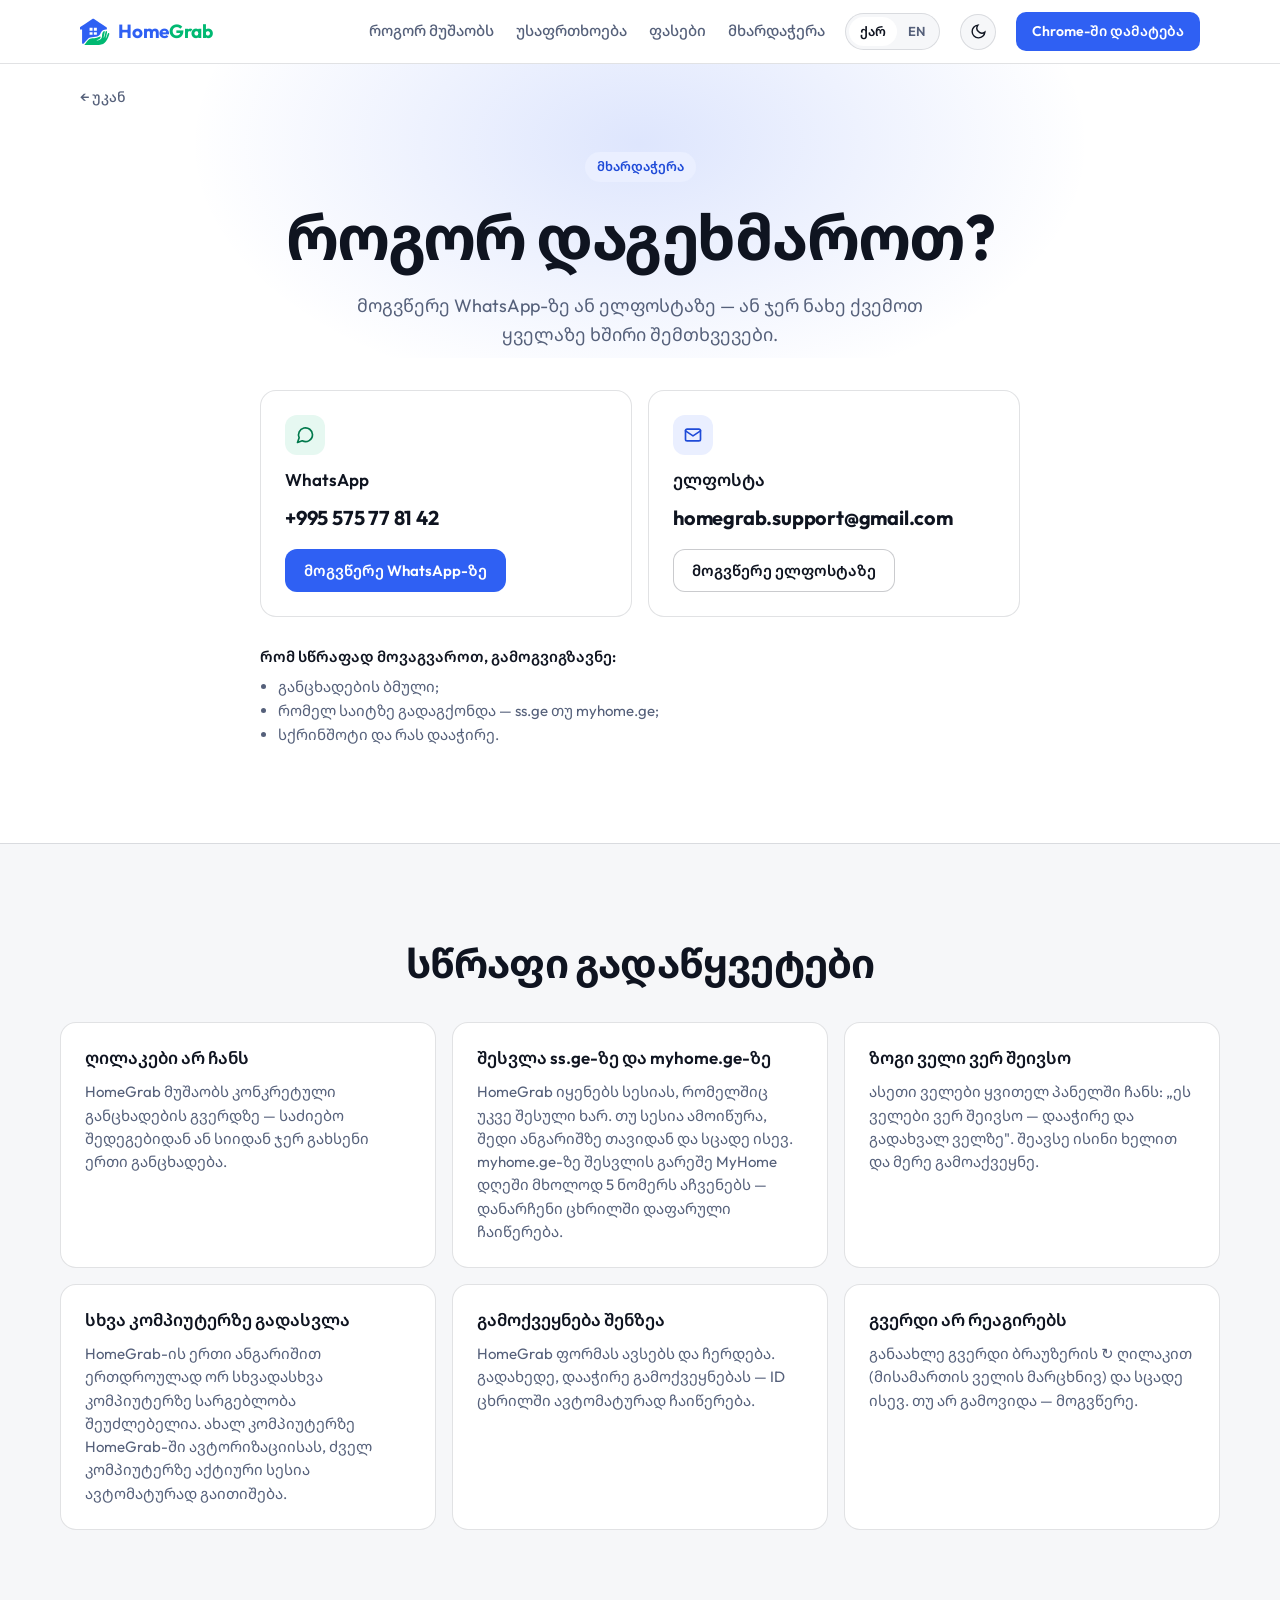
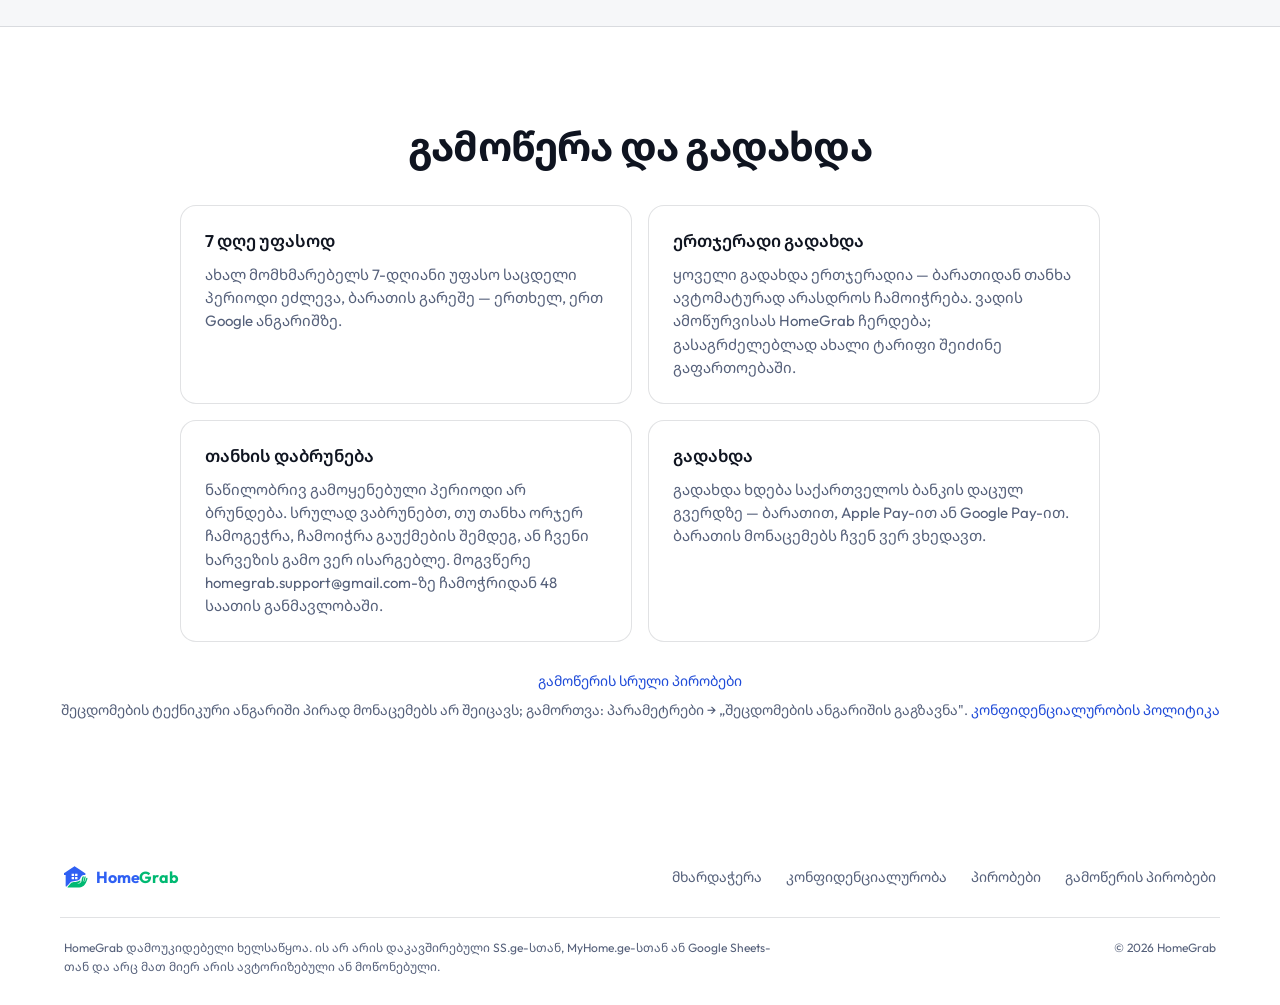
<file: support.html>
<!doctype html>
<html lang="ka" dir="ltr">
<head>
<meta charset="utf-8">
<meta name="viewport" content="width=device-width, initial-scale=1">
<title>მხარდაჭერა — HomeGrab</title>
<meta name="description" content="HomeGrab-ის მხარდაჭერა: WhatsApp და ელფოსტა, სწრაფი გადაწყვეტები, გადახდა და თანხის დაბრუნება.">
<link rel="canonical" href="https://homegrab.ge/support.html">
<meta name="theme-color" content="#ffffff" media="(prefers-color-scheme: light)">
<meta name="theme-color" content="#07090e" media="(prefers-color-scheme: dark)">
<link rel="icon" href="/favicon.svg" type="image/svg+xml">
<meta property="og:site_name" content="HomeGrab">
<meta property="og:type" content="website">
<meta property="og:url" content="https://homegrab.ge/support.html">
<meta property="og:title" content="მხარდაჭერა — HomeGrab">
<meta property="og:description" content="WhatsApp, ელფოსტა, სწრაფი გადაწყვეტები, გადახდა და თანხის დაბრუნება.">
<meta property="og:image" content="https://homegrab.ge/assets/img/og.png">
<meta name="twitter:card" content="summary_large_image">

<script>
  (function () {
    var d = document.documentElement;
    d.classList.add("js");
    try {
      var t = localStorage.getItem("hg-theme");
      if (t === "dark" || t === "light") d.dataset.theme = t;
      var p = new URLSearchParams(location.search).get("lang");
      var l = p === "en" || p === "ka" ? p : localStorage.getItem("hg-lang");
      if (l === "en") d.lang = "en";
    } catch (e) {}
    if ("IntersectionObserver" in window &&
        !window.matchMedia("(prefers-reduced-motion: reduce)").matches) d.classList.add("anim");
  })();
</script>

<link rel="preconnect" href="https://fonts.googleapis.com">
<link rel="preconnect" href="https://fonts.gstatic.com" crossorigin>
<link rel="stylesheet" href="https://fonts.googleapis.com/css2?family=Outfit:wght@400;500;600;700&family=Noto+Sans+Georgian:wght@400;500;600;700&display=swap">
<link rel="stylesheet" href="/styles.css?v=10">
<script src="/app.js?v=14" defer></script>
</head>
<body data-page="support">

<svg width="0" height="0" class="sprite" aria-hidden="true">
  <symbol id="logo-mark" viewBox="220 445 140 130">
    <path fill="#2F60F3" d="M343.15,487.7l-17.15-11.32-12.74-8.31-29.38-19.62c-1.3-.87-3.31-1.14-4.690-.22l-37.76,25.2-16.82,11.24-5.69,3.31c-.93.54-1.54,1.5-1.5,2.67v8.13h12.23v63.02c0,2.75,2.81,4.75,5.32,3.64,2.84-1.26,21.52-22.81,21.52-22.81,11.08-14.13,44.07-3.58,55.51-19.34,1.27-1.75,2.48-3.52,3.2-5.56,1.48-4.240,5.76-14.19,14.14-17.29,9.06-3.36,16.06-.48,16.06-4.6v-4.26c-.1-1.58-.93-3.01-2.25-3.88ZM278.64,522.71h-14v-12h14v12ZM278.64,503.82h-14v-13.11h14v13.11ZM298.65,522.71h-14v-12h14v12ZM298.65,503.82h-14v-13.11h14v13.11Z"/>
    <path fill="#00B972" d="M341.52,553.62c-7.32,10.07-18.31,16.96-32.92,16.96l-66.99.21c-.96,0-1.25-1.07-.71-1.75l8.43-10.62.03-.03,9.44-10.5c4.84-5.39,11.28-7.97,18.64-8.49l9.24-.66c8.7-.62,16.11-1.85,23.71-6.4.83-.5,3-2.04,4.01-1.38,2.61,1.71,2.2,5.56.26,7.79-3.05,3.5-6.93,5.74-10.97,7.98h-.01c-.13.07-4.25,2.11-5.46,3.05-4.43,3.45,12.8-2.17,17.59-5.950,3.36-2.65,6.66-7.69,6.69-13.08.08-15.91,7.28-27.85,11.46-25.28,1.7,1.04,1.86,4.24.77,9.17,0,0-5.11,22-3.99,22.65,1.41.81,4.61-10.92,4.61-10.92l3.98-16.98c.41-1.74,2.28-4.020,4.29-3.58,2.19.48,3.1,3.63,2.68,5.65l-2.57,12.35-3.56,14.15c-.17.68.68,1.19,1.17.68.71-.73,1.21-1.68,1.57-2.67l6.15-16.92c.78-2.15,2.72-5.2,5.65-4.17,2.35.83,2.3,5.1,1.52,7.28l-4.51,12.62c-2.46,6.89-5.88,12.92-10.18,18.85Z"/>
  </symbol>
</svg>

<a class="skip-link" href="#top" data-i18n="a11y.skip">გადადი მთავარ შიგთავსზე</a>

<header class="hdr">
  <nav class="hdr-bar" aria-label="მთავარი" data-i18n-attr="aria-label|nav.label">
    <a class="logo" href="/" aria-label="HomeGrab">
      <svg aria-hidden="true"><use href="#logo-mark"/></svg>
      <span><span class="logo-home">Home</span><span class="logo-grab">Grab</span></span>
    </a>
    <div class="hdr-gap"></div>
    <div class="hdr-links">
      <a href="/#how" data-i18n="nav.how">როგორ მუშაობს</a>
      <a href="/#security" data-i18n="nav.security">უსაფრთხოება</a>
      <a href="/#pricing" data-i18n="nav.pricing">ფასები</a>
      <a href="/support.html" data-i18n="nav.support">მხარდაჭერა</a>
    </div>
    <div class="lang" role="group" aria-label="ენა" data-i18n-attr="aria-label|nav.lang">
      <button type="button" data-lang="ka" aria-pressed="true">ქარ</button>
      <button type="button" data-lang="en" aria-pressed="false">EN</button>
    </div>
    <button type="button" class="icon-btn theme-btn" id="theme-btn" aria-label="თემის შეცვლა" data-i18n-attr="aria-label|nav.theme">
      <svg class="only-light" width="17" height="17" viewBox="0 0 24 24" fill="none" stroke="currentColor" stroke-width="2" stroke-linecap="round" aria-hidden="true"><path d="M21 12.8A9 9 0 1 1 11.2 3a7 7 0 0 0 9.8 9.8z"/></svg>
      <svg class="only-dark" width="17" height="17" viewBox="0 0 24 24" fill="none" stroke="currentColor" stroke-width="2" stroke-linecap="round" aria-hidden="true"><circle cx="12" cy="12" r="4"/><path d="M12 2v2M12 20v2M4.9 4.9l1.4 1.4M17.7 17.7l1.4 1.4M2 12h2M20 12h2M4.9 19.1l1.4-1.4M17.7 6.3l1.4-1.4"/></svg>
    </button>
    <a class="hdr-cta" href="https://chromewebstore.google.com/detail/home-grab/gkafeolkiffkkbbpeceaiefpglfblmkh" data-i18n="cta.add">Chrome-ში დამატება</a>
    <button type="button" class="icon-btn menu-btn" id="menu-btn" aria-expanded="false" aria-controls="mnav" aria-label="მენიუ" data-i18n-attr="aria-label|nav.menu">
      <svg class="i-open" width="17" height="17" viewBox="0 0 24 24" fill="none" stroke="currentColor" stroke-width="2" stroke-linecap="round" aria-hidden="true"><path d="M4 7h16M4 12h16M4 17h16"/></svg>
      <svg class="i-close" width="17" height="17" viewBox="0 0 24 24" fill="none" stroke="currentColor" stroke-width="2" stroke-linecap="round" aria-hidden="true"><path d="M6 6l12 12M18 6 6 18"/></svg>
    </button>
  </nav>
  <div class="mnav" id="mnav">
    <a href="/#how" data-i18n="nav.how">როგორ მუშაობს</a>
    <a href="/#security" data-i18n="nav.security">უსაფრთხოება</a>
    <a href="/#pricing" data-i18n="nav.pricing">ფასები</a>
    <a href="/support.html" data-i18n="nav.support">მხარდაჭერა</a>
    <a class="btn btn-primary" href="https://chromewebstore.google.com/detail/home-grab/gkafeolkiffkkbbpeceaiefpglfblmkh" data-i18n="cta.add">Chrome-ში დამატება</a>
  </div>
</header>

<main id="top">

  <section class="hero support-hero">
    <div class="hero-glow"></div>
    <div class="back-bar"><a class="back-link" href="/" data-back data-i18n="nav.back">← უკან</a></div>
    <div class="hero-in">
      <span class="pill pill-blue" data-reveal data-i18n="sup.pill">მხარდაჭერა</span>
      <h1 data-reveal data-i18n="sup.h1">როგორ დაგეხმაროთ?</h1>
      <p class="hero-sub" data-reveal data-i18n="sup.sub">მოგვწერე WhatsApp-ზე ან ელფოსტაზე — ან ჯერ ნახე ქვემოთ ყველაზე ხშირი შემთხვევები.</p>
    </div>
  </section>

  <!-- Contact -->
  <section class="sec sup-contact">
    <div class="wrap narrow">
      <div class="contact-grid">
        <div class="safe-card" data-reveal>
          <span class="safe-icon green"><svg width="20" height="20" viewBox="0 0 24 24" fill="none" stroke="currentColor" stroke-width="2" stroke-linecap="round" stroke-linejoin="round" aria-hidden="true"><path d="M21 11.5a8.4 8.4 0 0 1-12.3 7.5L3 21l2-5.6A8.4 8.4 0 1 1 21 11.5z"/></svg></span>
          <h3>WhatsApp</h3>
          <p class="contact-value">+995 575 77 81 42</p>
          <a class="btn btn-primary" href="https://wa.me/995575778142" target="_blank" rel="noopener" data-i18n="sup.wa">მოგვწერე WhatsApp-ზე</a>
        </div>
        <div class="safe-card" data-reveal style="--i:1">
          <span class="safe-icon"><svg width="20" height="20" viewBox="0 0 24 24" fill="none" stroke="currentColor" stroke-width="2" stroke-linecap="round" stroke-linejoin="round" aria-hidden="true"><rect x="3" y="5" width="18" height="14" rx="2"/><path d="m3 7 9 6 9-6"/></svg></span>
          <h3 data-i18n="sup.mailT">ელფოსტა</h3>
          <p class="contact-value">homegrab.support@gmail.com</p>
          <a class="btn btn-ghost" href="mailto:homegrab.support@gmail.com" data-i18n="sup.mail">მოგვწერე ელფოსტაზე</a>
        </div>
      </div>
      <div class="send-list" data-reveal>
        <p data-i18n="sup.sendT">რომ სწრაფად მოვაგვაროთ, გამოგვიგზავნე:</p>
        <ul>
          <li data-i18n="sup.send1">განცხადების ბმული;</li>
          <li data-i18n="sup.send2">რომელ საიტზე გადაგქონდა — ss.ge თუ myhome.ge;</li>
          <li data-i18n="sup.send3">სქრინშოტი და რას დააჭირე.</li>
        </ul>
      </div>
    </div>
  </section>

  <!-- Quick fixes -->
  <section class="sec sec-sunken">
    <div class="wrap">
      <div class="sec-head" data-reveal>
        <h2 class="h2" data-i18n="sup.fixH">სწრაფი გადაწყვეტები</h2>
      </div>
      <div class="safe-grid sup-grid">
        <div class="safe-card" data-reveal>
          <h3 data-i18n="sup.f1t">ღილაკები არ ჩანს</h3>
          <p data-i18n="sup.f1d">HomeGrab მუშაობს კონკრეტული განცხადების გვერდზე — საძიებო შედეგებიდან ან სიიდან ჯერ გახსენი ერთი განცხადება.</p>
        </div>
        <div class="safe-card" data-reveal style="--i:1">
          <h3 data-i18n="sup.f2t">შესვლა ss.ge-ზე და myhome.ge-ზე</h3>
          <p data-i18n="sup.f2d">HomeGrab იყენებს სესიას, რომელშიც უკვე შესული ხარ. თუ სესია ამოიწურა, შედი ანგარიშზე თავიდან და სცადე ისევ. myhome.ge-ზე შესვლის გარეშე MyHome დღეში მხოლოდ 5 ნომერს აჩვენებს — დანარჩენი ცხრილში დაფარული ჩაიწერება.</p>
        </div>
        <div class="safe-card" data-reveal style="--i:2">
          <h3 data-i18n="sup.f3t">ზოგი ველი ვერ შეივსო</h3>
          <p data-i18n="sup.f3d">ასეთი ველები ყვითელ პანელში ჩანს: „ეს ველები ვერ შეივსო — დააჭირე და გადახვალ ველზე". შეავსე ისინი ხელით და მერე გამოაქვეყნე.</p>
        </div>
        <div class="safe-card" data-reveal>
          <h3 data-i18n="sup.f4t">სხვა კომპიუტერზე გადასვლა</h3>
          <p data-i18n="sup.f4d">HomeGrab-ის ერთი ანგარიშით ერთდროულად ორ სხვადასხვა კომპიუტერზე სარგებლობა შეუძლებელია. ახალ კომპიუტერზე HomeGrab-ში ავტორიზაციისას, ძველ კომპიუტერზე აქტიური სესია ავტომატურად გაითიშება.</p>
        </div>
        <div class="safe-card" data-reveal style="--i:1">
          <h3 data-i18n="sup.f5t">გამოქვეყნება შენზეა</h3>
          <p data-i18n="sup.f5d">HomeGrab ფორმას ავსებს და ჩერდება. გადახედე, დააჭირე გამოქვეყნებას — ID ცხრილში ავტომატურად ჩაიწერება.</p>
        </div>
        <div class="safe-card" data-reveal style="--i:2">
          <h3 data-i18n="sup.f6t">გვერდი არ რეაგირებს</h3>
          <p data-i18n="sup.f6d">განაახლე გვერდი ბრაუზერის ↻ ღილაკით (მისამართის ველის მარცხნივ) და სცადე ისევ. თუ არ გამოვიდა — მოგვწერე.</p>
        </div>
      </div>
    </div>
  </section>

  <!-- Billing -->
  <section class="sec">
    <div class="wrap">
      <div class="sec-head" data-reveal>
        <h2 class="h2" data-i18n="sup.payH">გამოწერა და გადახდა</h2>
      </div>
      <div class="safe-grid sup-grid sup-grid-2">
        <div class="safe-card" data-reveal>
          <h3 data-i18n="sup.b1t">7 დღე უფასოდ</h3>
          <p data-i18n="sup.b1d">ახალ მომხმარებელს 7-დღიანი უფასო საცდელი პერიოდი ეძლევა, ბარათის გარეშე — ერთხელ, ერთ Google ანგარიშზე.</p>
        </div>
        <div class="safe-card" data-reveal style="--i:1">
          <h3 data-i18n="sup.b2t">ერთჯერადი გადახდა</h3>
          <p data-i18n="sup.b2d">ყოველი გადახდა ერთჯერადია — ბარათიდან თანხა ავტომატურად არასდროს ჩამოიჭრება. ვადის ამოწურვისას HomeGrab ჩერდება; გასაგრძელებლად ახალი ტარიფი შეიძინე გაფართოებაში.</p>
        </div>
        <div class="safe-card" data-reveal style="--i:2">
          <h3 data-i18n="sup.b3t">თანხის დაბრუნება</h3>
          <p data-i18n="sup.b3d">ნაწილობრივ გამოყენებული პერიოდი არ ბრუნდება. სრულად ვაბრუნებთ, თუ თანხა ორჯერ ჩამოგეჭრა, ჩამოიჭრა გაუქმების შემდეგ, ან ჩვენი ხარვეზის გამო ვერ ისარგებლე. მოგვწერე homegrab.support@gmail.com-ზე ჩამოჭრიდან 48 საათის განმავლობაში.</p>
        </div>
        <div class="safe-card" data-reveal style="--i:3">
          <h3 data-i18n="sup.b4t">გადახდა</h3>
          <p data-i18n="sup.b4d">გადახდა ხდება საქართველოს ბანკის დაცულ გვერდზე — ბარათით, Apple Pay-ით ან Google Pay-ით. ბარათის მონაცემებს ჩვენ ვერ ვხედავთ.</p>
        </div>
      </div>
      <p class="safe-note" data-reveal>
        <a href="https://homegrab.ge/subscription-terms" data-i18n="sup.terms">გამოწერის სრული პირობები</a>
      </p>
      <p class="safe-note sup-note2" data-reveal>
        <span data-i18n="sup.reports">შეცდომების ტექნიკური ანგარიში პირად მონაცემებს არ შეიცავს; გამორთვა: პარამეტრები → „შეცდომების ანგარიშის გაგზავნა".</span>
        <a href="/privacy.html" data-i18n="sec.link">კონფიდენციალურობის პოლიტიკა</a>
      </p>
    </div>
  </section>
</main>

<footer class="ftr">
  <div class="wrap">
    <div class="ftr-row">
      <a class="logo" href="/" aria-label="HomeGrab">
        <svg aria-hidden="true"><use href="#logo-mark"/></svg>
        <span><span class="logo-home">Home</span><span class="logo-grab">Grab</span></span>
      </a>
      <div class="hdr-gap"></div>
      <nav class="ftr-links" aria-label="ქვედა მენიუ" data-i18n-attr="aria-label|foot.label">
        <a href="/support.html" data-i18n="foot.support">მხარდაჭერა</a>
        <a href="/privacy.html" data-i18n="foot.privacy">კონფიდენციალურობა</a>
        <a href="/terms.html" data-i18n="foot.terms">პირობები</a>
        <a href="https://homegrab.ge/subscription-terms" data-i18n="foot.sub">გამოწერის პირობები</a>
      </nav>
    </div>
    <div class="ftr-legal">
      <p data-i18n="foot.disc">HomeGrab დამოუკიდებელი ხელსაწყოა. ის არ არის დაკავშირებული SS.ge-სთან, MyHome.ge-სთან ან Google Sheets-თან და არც მათ მიერ არის ავტორიზებული ან მოწონებული.</p>
      <span>© 2026 HomeGrab</span>
    </div>
  </div>
</footer>

</body>
</html>
</file>
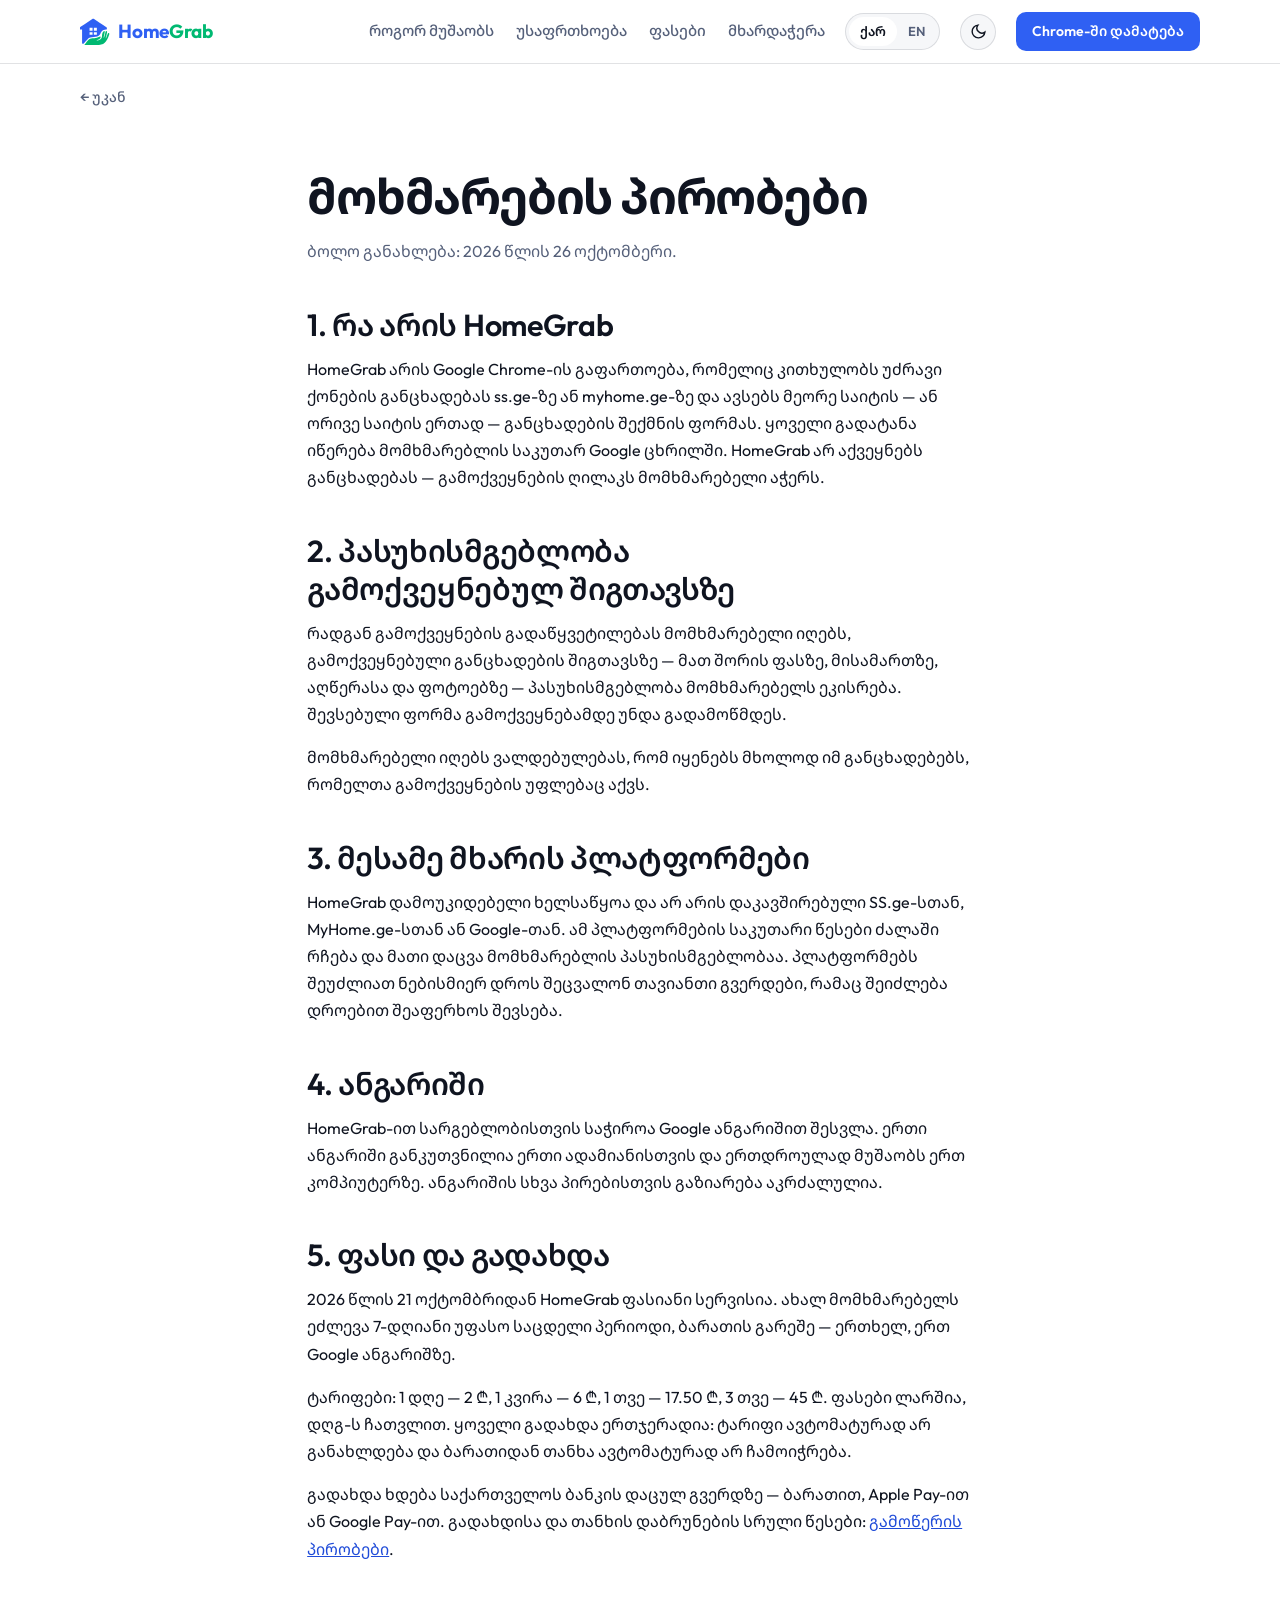
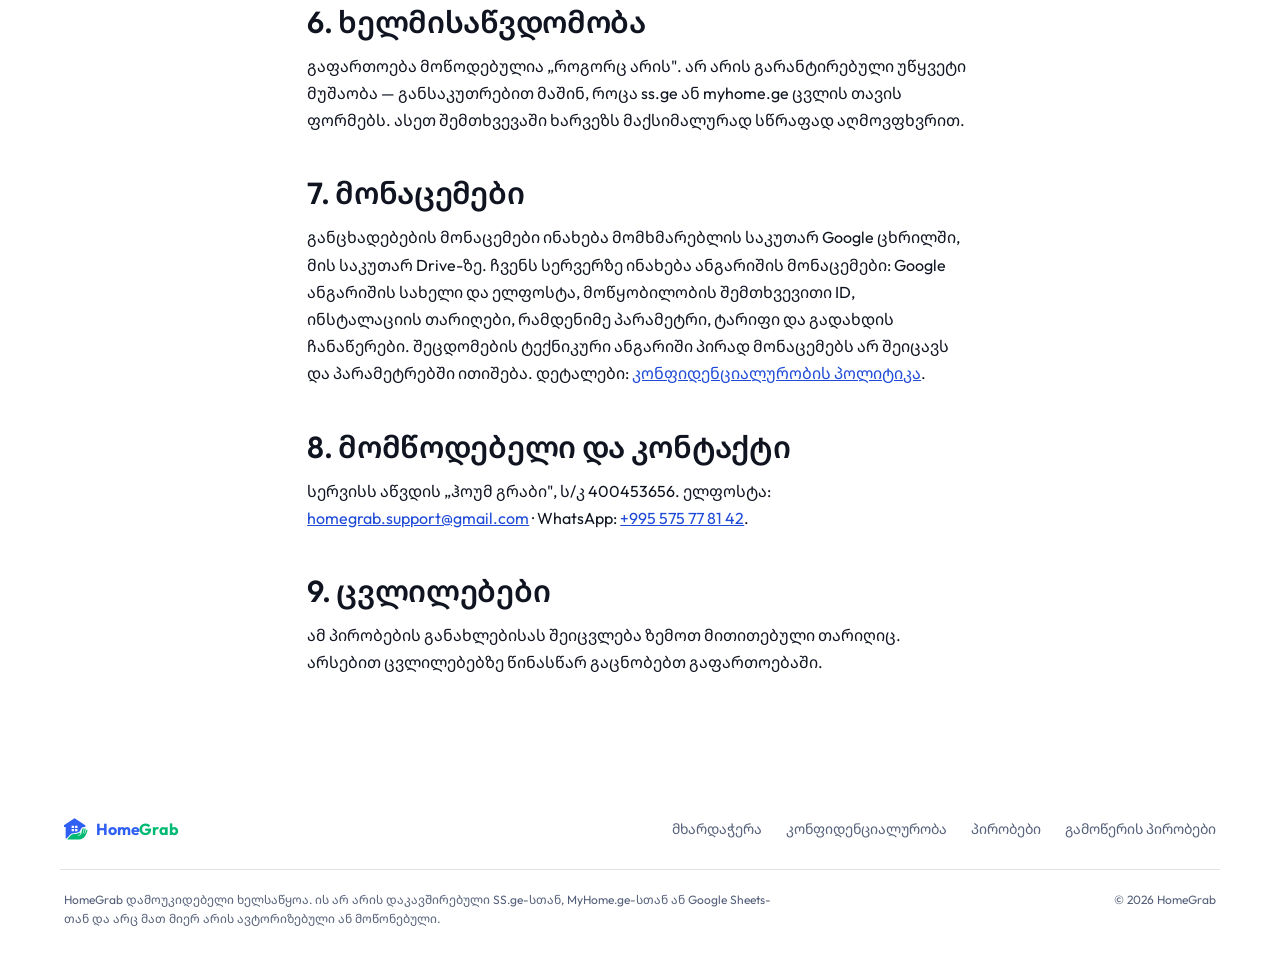
<file: terms.html>
<!doctype html>
<html lang="ka" dir="ltr">
<head>
<meta charset="utf-8">
<meta name="viewport" content="width=device-width, initial-scale=1">
<title>მოხმარების პირობები — HomeGrab</title>
<meta name="description" content="HomeGrab-ის მოხმარების პირობები: რას აკეთებს გაფართოება, რა პასუხისმგებლობა რჩება მომხმარებელს, ფასები, გადახდა და მონაცემები.">
<link rel="canonical" href="https://homegrab.ge/terms.html">
<link rel="icon" href="/favicon.svg" type="image/svg+xml">
<script>
  (function () {
    var d = document.documentElement;
    d.classList.add("js");
    try {
      var t = localStorage.getItem("hg-theme");
      if (t === "dark" || t === "light") d.dataset.theme = t;
      var p = new URLSearchParams(location.search).get("lang");
      var l = p === "en" || p === "ka" ? p : localStorage.getItem("hg-lang");
      if (l === "en") d.lang = "en";
    } catch (e) {}
    if ("IntersectionObserver" in window &&
        !window.matchMedia("(prefers-reduced-motion: reduce)").matches) d.classList.add("anim");
  })();
</script>
<link rel="preconnect" href="https://fonts.googleapis.com">
<link rel="preconnect" href="https://fonts.gstatic.com" crossorigin>
<link rel="stylesheet" href="https://fonts.googleapis.com/css2?family=Outfit:wght@400;500;600;700&family=Noto+Sans+Georgian:wght@400;500;600;700&display=swap">
<link rel="stylesheet" href="/styles.css?v=10">
<script src="/app.js?v=14" defer></script>
</head>
<body data-page="terms">

<svg width="0" height="0" class="sprite" aria-hidden="true">
  <symbol id="logo-mark" viewBox="220 445 140 130">
    <path fill="#2F60F3" d="M343.15,487.7l-17.15-11.32-12.74-8.31-29.38-19.62c-1.3-.87-3.31-1.14-4.690-.22l-37.76,25.2-16.82,11.24-5.69,3.31c-.93.54-1.54,1.5-1.5,2.67v8.13h12.23v63.02c0,2.75,2.81,4.75,5.32,3.64,2.84-1.26,21.52-22.81,21.52-22.81,11.08-14.13,44.07-3.58,55.51-19.34,1.27-1.75,2.48-3.52,3.2-5.56,1.48-4.240,5.76-14.19,14.14-17.29,9.06-3.36,16.06-.48,16.06-4.6v-4.26c-.1-1.58-.93-3.01-2.25-3.88ZM278.64,522.71h-14v-12h14v12ZM278.64,503.82h-14v-13.11h14v13.11ZM298.65,522.71h-14v-12h14v12ZM298.65,503.82h-14v-13.11h14v13.11Z"/>
    <path fill="#00B972" d="M341.52,553.62c-7.32,10.07-18.31,16.96-32.92,16.96l-66.99.21c-.96,0-1.25-1.07-.71-1.75l8.43-10.62.03-.03,9.44-10.5c4.84-5.39,11.28-7.97,18.64-8.49l9.24-.66c8.7-.62,16.11-1.85,23.71-6.4.83-.5,3-2.04,4.01-1.38,2.61,1.71,2.2,5.56.26,7.79-3.05,3.5-6.93,5.74-10.97,7.98h-.01c-.13.07-4.25,2.11-5.46,3.05-4.43,3.45,12.8-2.17,17.59-5.950,3.36-2.65,6.66-7.69,6.69-13.08.08-15.91,7.28-27.85,11.46-25.28,1.7,1.04,1.86,4.24.77,9.17,0,0-5.11,22-3.99,22.65,1.41.81,4.61-10.92,4.61-10.92l3.98-16.98c.41-1.74,2.28-4.020,4.29-3.58,2.19.48,3.1,3.63,2.68,5.65l-2.57,12.35-3.56,14.15c-.17.68.68,1.19,1.17.68.71-.73,1.21-1.68,1.57-2.67l6.15-16.92c.78-2.15,2.72-5.2,5.65-4.17,2.35.83,2.3,5.1,1.52,7.28l-4.51,12.62c-2.46,6.89-5.88,12.92-10.18,18.85Z"/>
  </symbol>
</svg>

<a class="skip-link" href="#top" data-i18n="a11y.skip">გადადი მთავარ შიგთავსზე</a>

<header class="hdr">
  <nav class="hdr-bar" aria-label="მთავარი" data-i18n-attr="aria-label|nav.label">
    <a class="logo" href="/" aria-label="HomeGrab">
      <svg aria-hidden="true"><use href="#logo-mark"/></svg>
      <span><span class="logo-home">Home</span><span class="logo-grab">Grab</span></span>
    </a>
    <div class="hdr-gap"></div>
    <div class="hdr-links">
      <a href="/#how" data-i18n="nav.how">როგორ მუშაობს</a>
      <a href="/#security" data-i18n="nav.security">უსაფრთხოება</a>
      <a href="/#pricing" data-i18n="nav.pricing">ფასები</a>
      <a href="/support.html" data-i18n="nav.support">მხარდაჭერა</a>
    </div>
    <div class="lang" role="group" aria-label="ენა" data-i18n-attr="aria-label|nav.lang">
      <button type="button" data-lang="ka" aria-pressed="true">ქარ</button>
      <button type="button" data-lang="en" aria-pressed="false">EN</button>
    </div>
    <button type="button" class="icon-btn theme-btn" id="theme-btn" aria-label="თემის შეცვლა" data-i18n-attr="aria-label|nav.theme">
      <svg class="only-light" width="17" height="17" viewBox="0 0 24 24" fill="none" stroke="currentColor" stroke-width="2" stroke-linecap="round" aria-hidden="true"><path d="M21 12.8A9 9 0 1 1 11.2 3a7 7 0 0 0 9.8 9.8z"/></svg>
      <svg class="only-dark" width="17" height="17" viewBox="0 0 24 24" fill="none" stroke="currentColor" stroke-width="2" stroke-linecap="round" aria-hidden="true"><circle cx="12" cy="12" r="4"/><path d="M12 2v2M12 20v2M4.9 4.9l1.4 1.4M17.7 17.7l1.4 1.4M2 12h2M20 12h2M4.9 19.1l1.4-1.4M17.7 6.3l1.4-1.4"/></svg>
    </button>
    <a class="hdr-cta" href="https://chromewebstore.google.com/detail/home-grab/gkafeolkiffkkbbpeceaiefpglfblmkh" data-i18n="cta.add">Chrome-ში დამატება</a>
    <button type="button" class="icon-btn menu-btn" id="menu-btn" aria-expanded="false" aria-controls="mnav" aria-label="მენიუ" data-i18n-attr="aria-label|nav.menu">
      <svg class="i-open" width="17" height="17" viewBox="0 0 24 24" fill="none" stroke="currentColor" stroke-width="2" stroke-linecap="round" aria-hidden="true"><path d="M4 7h16M4 12h16M4 17h16"/></svg>
      <svg class="i-close" width="17" height="17" viewBox="0 0 24 24" fill="none" stroke="currentColor" stroke-width="2" stroke-linecap="round" aria-hidden="true"><path d="M6 6l12 12M18 6 6 18"/></svg>
    </button>
  </nav>
  <div class="mnav" id="mnav">
    <a href="/#how" data-i18n="nav.how">როგორ მუშაობს</a>
    <a href="/#security" data-i18n="nav.security">უსაფრთხოება</a>
    <a href="/#pricing" data-i18n="nav.pricing">ფასები</a>
    <a href="/support.html" data-i18n="nav.support">მხარდაჭერა</a>
    <a class="btn btn-primary" href="https://chromewebstore.google.com/detail/home-grab/gkafeolkiffkkbbpeceaiefpglfblmkh" data-i18n="cta.add">Chrome-ში დამატება</a>
  </div>
</header>

<main id="top">
<div class="back-bar"><a class="back-link" href="/" data-back data-i18n="nav.back">← უკან</a></div>
<div class="section">
  <div class="container narrow">
    <div class="lang-ka">
    <h1>მოხმარების პირობები</h1>
    <p style="color:var(--text-muted)">
      ბოლო განახლება: 2026 წლის 26 ოქტომბერი.
    </p>

    <h2>1. რა არის HomeGrab</h2>
    <p>
      HomeGrab არის Google Chrome-ის გაფართოება, რომელიც კითხულობს უძრავი ქონების
      განცხადებას ss.ge-ზე ან myhome.ge-ზე და ავსებს მეორე საიტის — ან ორივე საიტის
      ერთად — განცხადების შექმნის ფორმას. ყოველი გადატანა იწერება მომხმარებლის
      საკუთარ Google ცხრილში. HomeGrab არ აქვეყნებს განცხადებას — გამოქვეყნების
      ღილაკს მომხმარებელი აჭერს.
    </p>

    <h2>2. პასუხისმგებლობა გამოქვეყნებულ შიგთავსზე</h2>
    <p>
      რადგან გამოქვეყნების გადაწყვეტილებას მომხმარებელი იღებს, გამოქვეყნებული
      განცხადების შიგთავსზე — მათ შორის ფასზე, მისამართზე, აღწერასა და ფოტოებზე —
      პასუხისმგებლობა მომხმარებელს ეკისრება. შევსებული ფორმა გამოქვეყნებამდე უნდა
      გადამოწმდეს.
    </p>
    <p>
      მომხმარებელი იღებს ვალდებულებას, რომ იყენებს მხოლოდ იმ განცხადებებს,
      რომელთა გამოქვეყნების უფლებაც აქვს.
    </p>

    <h2>3. მესამე მხარის პლატფორმები</h2>
    <p>
      HomeGrab დამოუკიდებელი ხელსაწყოა და არ არის დაკავშირებული SS.ge-სთან,
      MyHome.ge-სთან ან Google-თან. ამ პლატფორმების საკუთარი წესები ძალაში რჩება და
      მათი დაცვა მომხმარებლის პასუხისმგებლობაა. პლატფორმებს შეუძლიათ ნებისმიერ დროს
      შეცვალონ თავიანთი გვერდები, რამაც შეიძლება დროებით შეაფერხოს შევსება.
    </p>

    <h2>4. ანგარიში</h2>
    <p>
      HomeGrab-ით სარგებლობისთვის საჭიროა Google ანგარიშით შესვლა. ერთი ანგარიში
      განკუთვნილია ერთი ადამიანისთვის და ერთდროულად მუშაობს ერთ კომპიუტერზე.
      ანგარიშის სხვა პირებისთვის გაზიარება აკრძალულია.
    </p>

    <h2>5. ფასი და გადახდა</h2>
    <p>
      2026 წლის 21 ოქტომბრიდან HomeGrab ფასიანი სერვისია. ახალ მომხმარებელს ეძლევა
      7-დღიანი უფასო საცდელი პერიოდი, ბარათის გარეშე — ერთხელ, ერთ Google ანგარიშზე.
    </p>
    <p>
      ტარიფები: 1 დღე — 2 ₾, 1 კვირა — 6 ₾, 1 თვე — 17.50 ₾, 3 თვე — 45 ₾. ფასები
      ლარშია, დღგ-ს ჩათვლით. ყოველი გადახდა ერთჯერადია: ტარიფი ავტომატურად
      არ განახლდება და ბარათიდან თანხა ავტომატურად არ ჩამოიჭრება.
    </p>
    <p>
      გადახდა ხდება საქართველოს ბანკის დაცულ გვერდზე — ბარათით, Apple Pay-ით ან
      Google Pay-ით. გადახდისა და თანხის დაბრუნების სრული წესები: <a href="https://homegrab.ge/subscription-terms">გამოწერის პირობები</a>.
    </p>

    <h2>6. ხელმისაწვდომობა</h2>
    <p>
      გაფართოება მოწოდებულია „როგორც არის". არ არის გარანტირებული უწყვეტი მუშაობა —
      განსაკუთრებით მაშინ, როცა ss.ge ან myhome.ge ცვლის თავის ფორმებს. ასეთ
      შემთხვევაში ხარვეზს მაქსიმალურად სწრაფად აღმოვფხვრით.
    </p>

    <h2>7. მონაცემები</h2>
    <p>
      განცხადებების მონაცემები ინახება მომხმარებლის საკუთარ Google ცხრილში, მის
      საკუთარ Drive-ზე. ჩვენს სერვერზე ინახება ანგარიშის მონაცემები: Google ანგარიშის
      სახელი და ელფოსტა, მოწყობილობის შემთხვევითი ID, ინსტალაციის თარიღები, რამდენიმე
      პარამეტრი, ტარიფი და გადახდის ჩანაწერები. შეცდომების ტექნიკური ანგარიში პირად
      მონაცემებს არ შეიცავს და პარამეტრებში ითიშება. დეტალები:
      <a href="/privacy.html">კონფიდენციალურობის პოლიტიკა</a>.
    </p>

    <h2>8. მომწოდებელი და კონტაქტი</h2>
    <p>
      სერვისს აწვდის „ჰოუმ გრაბი", ს/კ 400453656. ელფოსტა:
      <a href="mailto:homegrab.support@gmail.com">homegrab.support@gmail.com</a> ·
      WhatsApp: <a href="https://wa.me/995575778142">+995 575 77 81 42</a>.
    </p>

    <h2>9. ცვლილებები</h2>
    <p>
      ამ პირობების განახლებისას შეიცვლება ზემოთ მითითებული თარიღიც. არსებით
      ცვლილებებზე წინასწარ გაცნობებთ გაფართოებაში.
    </p>

    </div>

    <div class="lang-en" lang="en" id="en">
    <h1>Terms of use</h1>
    <p style="color:var(--text-muted)">
      Last updated: 26 October 2026.
    </p>
    <p lang="en">
      HomeGrab is a Google Chrome extension that reads one real-estate listing on ss.ge
      or myhome.ge and fills in the other site's create-listing form — or both sites'
      forms at once. Every transfer is written to the user's own Google Sheet. It does
      not publish anything: the user presses publish, and the user is responsible for
      the content of what gets published, including price, address, description and
      photos. Users must only transfer listings they have the right to publish.
    </p>
    <p lang="en">
      HomeGrab is an independent tool and is not connected with SS.ge, MyHome.ge or
      Google. Those platforms' own rules continue to apply. The extension is provided
      “as is”, with no guarantee of uninterrupted operation — particularly when the
      platforms change their forms.
    </p>
    <p lang="en">
      Using HomeGrab needs a Google sign-in. One account is for one person and works on
      one computer at a time; sharing an account is not allowed.
    </p>
    <p lang="en">
      From 21 October 2026 HomeGrab is a paid service. New users get a 7-day free trial,
      no card needed — once per Google account. Plans: 1 day ₾2, 1 week ₾6, 1 month
      ₾17.50, 3 months ₾45 (in GEL, VAT included). Every payment is one-time: plans do
      not renew and nothing is charged to your card automatically. Payment is on Bank of Georgia's secure page — by card, Apple
      Pay or Google Pay. The full rules for payments and refunds
      are in the <a href="https://homegrab.ge/subscription-terms">subscription terms</a>.
    </p>
    <p lang="en">
      Listing data stays in the user's own Google Sheet, in their own Drive. Our server
      keeps the account: the Google account's name and email, a random device ID,
      install dates, a few settings, the plan and payment records. Error reports carry
      no personal data and can be switched off in the settings. Details:
      <a href="/privacy.html">privacy policy</a>.
    </p>
    <p lang="en">
      Provider: „ჰოუმ გრაბი", ID 400453656. Contact: homegrab.support@gmail.com, WhatsApp
      +995 575 77 81 42.
    </p>
    </div>
  </div>
</div>
</main>

<footer class="ftr">
  <div class="wrap">
    <div class="ftr-row">
      <a class="logo" href="/" aria-label="HomeGrab">
        <svg aria-hidden="true"><use href="#logo-mark"/></svg>
        <span><span class="logo-home">Home</span><span class="logo-grab">Grab</span></span>
      </a>
      <div class="hdr-gap"></div>
      <nav class="ftr-links" aria-label="ქვედა მენიუ" data-i18n-attr="aria-label|foot.label">
        <a href="/support.html" data-i18n="foot.support">მხარდაჭერა</a>
        <a href="/privacy.html" data-i18n="foot.privacy">კონფიდენციალურობა</a>
        <a href="/terms.html" data-i18n="foot.terms">პირობები</a>
        <a href="https://homegrab.ge/subscription-terms" data-i18n="foot.sub">გამოწერის პირობები</a>
      </nav>
    </div>
    <div class="ftr-legal">
      <p data-i18n="foot.disc">HomeGrab დამოუკიდებელი ხელსაწყოა. ის არ არის დაკავშირებული SS.ge-სთან, MyHome.ge-სთან ან Google Sheets-თან და არც მათ მიერ არის ავტორიზებული ან მოწონებული.</p>
      <span>© 2026 HomeGrab</span>
    </div>
  </div>
</footer>

</body>
</html>
</file>
<file: styles.css>
@charset "utf-8";

/* =============================================================================
   HomeGrab landing page — 2026-10-17 redesign
   -----------------------------------------------------------------------------
   Ported from the Claude Design export "HomeGrab Landing" (inline styles there,
   classes here). Colour semantics, learn them once:

     blue  #2F60F3  = the SS.ge side, and primary actions
     green #00B972  = the MyHome.ge side, and success / confirmation

   Light is defined on bare :root; dark overrides via prefers-color-scheme and
   [data-theme], so the manual toggle wins in both directions.
   privacy.html and terms.html share this file — see "Legal pages" at the end.
   ========================================================================== */

/* --- Tokens ---------------------------------------------------------------- */
:root {
  --blue-050: #eaefff;
  --blue-300: #8aa6ff;
  --blue-500: #2f60f3;
  --blue-600: #1f4bd8;
  --green-050: #e6f8f1;
  --green-300: #34d39c;
  --green-500: #00b972;
  --green-700: #00794c;

  --sp-1: 0.25rem;  --sp-2: 0.5rem;   --sp-3: 0.75rem;  --sp-4: 1rem;
  --sp-5: 1.5rem;   --sp-6: 2rem;     --sp-7: 2.5rem;   --sp-8: 3rem;

  --font: "Outfit", "Noto Sans Georgian", system-ui, -apple-system, "Segoe UI", sans-serif;
  --font-mono: ui-monospace, SFMono-Regular, "SF Mono", Menlo, monospace;
  --fs-h2: clamp(28px, 3.4vw, 40px);
  --fs-h3: clamp(1.125rem, 1.03rem + 0.42vw, 1.35rem);
  --fs-sm: 0.9rem;
  --fs-xs: 0.8125rem;
  --measure: 62ch;
  --ease-out: cubic-bezier(0.2, 0.7, 0.2, 1);

  --surface: #ffffff;
  --surface-raised: #ffffff;
  --surface-sunken: #f6f7f9;
  --surface-inset: #eceef2;
  --text: #0f1420;
  --text-muted: #55607a;
  --border: rgb(15 20 32 / 0.12);
  --border-strong: rgb(15 20 32 / 0.22);
  --accent: var(--blue-500);
  --accent-ink: var(--blue-600);
  --accent-wash: var(--blue-050);
  --accent2: var(--green-500);
  --accent2-ink: var(--green-700);
  --accent2-wash: var(--green-050);
  --shadow: 0 1px 2px rgb(15 20 32 / 0.05), 0 12px 32px -12px rgb(15 20 32 / 0.18);
  --glow: 0 4px 12px rgb(47 96 243 / 0.28);
  --ring: var(--blue-500);
  color-scheme: light;
}

@media (prefers-color-scheme: dark) {
  :root:not([data-theme="light"]) {
    --surface: #07090e;
    --surface-raised: #0e1320;
    --surface-sunken: #0b0f18;
    --surface-inset: #151b2d;
    --text: #f3f4f6;
    --text-muted: #9ca3af;
    --border: rgb(255 255 255 / 0.09);
    --border-strong: rgb(255 255 255 / 0.18);
    --accent-ink: var(--blue-300);
    --accent-wash: rgb(47 96 243 / 0.14);
    --accent2-ink: var(--green-300);
    --accent2-wash: rgb(0 185 114 / 0.14);
    --shadow: 0 1px 2px rgb(0 0 0 / 0.5), 0 16px 40px -16px rgb(0 0 0 / 0.7);
    --glow: 0 4px 14px rgb(47 96 243 / 0.4);
    --ring: var(--blue-300);
    color-scheme: dark;
  }
}

:root[data-theme="dark"] {
  --surface: #07090e;
  --surface-raised: #0e1320;
  --surface-sunken: #0b0f18;
  --surface-inset: #151b2d;
  --text: #f3f4f6;
  --text-muted: #9ca3af;
  --border: rgb(255 255 255 / 0.09);
  --border-strong: rgb(255 255 255 / 0.18);
  --accent-ink: var(--blue-300);
  --accent-wash: rgb(47 96 243 / 0.14);
  --accent2-ink: var(--green-300);
  --accent2-wash: rgb(0 185 114 / 0.14);
  --shadow: 0 1px 2px rgb(0 0 0 / 0.5), 0 16px 40px -16px rgb(0 0 0 / 0.7);
  --glow: 0 4px 14px rgb(47 96 243 / 0.4);
  --ring: var(--blue-300);
  color-scheme: dark;
}

/* Light/dark variants of the same picture or icon. */
.only-dark { display: none !important; }
:root[data-theme="dark"] .only-dark { display: block !important; }
:root[data-theme="dark"] .only-light { display: none !important; }
@media (prefers-color-scheme: dark) {
  :root:not([data-theme="light"]) .only-dark { display: block !important; }
  :root:not([data-theme="light"]) .only-light { display: none !important; }
}

/* --- Base ------------------------------------------------------------------ */
*, *::before, *::after { box-sizing: border-box; }
html { -webkit-text-size-adjust: 100%; scroll-behavior: smooth; }
body {
  margin: 0;
  background: var(--surface);
  color: var(--text);
  font-family: var(--font);
  line-height: 1.5;
  overflow-x: hidden;
  -webkit-font-smoothing: antialiased;
  transition: background-color 0.3s, color 0.3s;
}
a { color: var(--accent-ink); text-decoration: none; }
a:hover { color: var(--accent); }
img { max-width: 100%; display: block; }
button { font: inherit; }
svg { flex: none; }

:where(a, button, summary, [tabindex]):focus-visible {
  outline: 2px solid var(--ring);
  outline-offset: 2px;
  border-radius: 6px;
}

.skip-link {
  position: absolute; left: var(--sp-4); top: -100px; z-index: 100;
  background: var(--accent); color: #fff;
  padding: var(--sp-2) var(--sp-4); border-radius: 10px; font-weight: 600;
}
.skip-link:focus { top: var(--sp-4); color: #fff; }

.wrap { max-width: 1160px; margin: 0 auto; }

/* Reveal on scroll. The head script sets .anim only when JS runs and motion is
   allowed, so without it every element is simply visible. */
.anim [data-reveal] {
  opacity: 0;
  transform: translateY(16px);
  transition: opacity 0.7s ease, transform 0.7s var(--ease-out);
  transition-delay: calc(var(--i, 0) * var(--step, 50ms));
}
.anim [data-reveal].in { opacity: 1; transform: none; }

@media (prefers-reduced-motion: reduce) {
  html { scroll-behavior: auto; }
  *, *::before, *::after { transition: none !important; }
}

/* --- Buttons --------------------------------------------------------------- */
.btn {
  display: inline-flex; align-items: center; justify-content: center; gap: 8px;
  border: 1px solid transparent; border-radius: 12px;
  padding: 14px 24px; font-size: 16px; font-weight: 600; line-height: 1.3;
  cursor: pointer; text-align: center;
  transition: box-shadow 0.2s, transform 0.2s, border-color 0.2s;
}
.btn-primary { background: var(--accent); color: #fff; }
.btn-primary:hover { color: #fff; box-shadow: var(--glow); transform: translateY(-1px); }
.btn-ghost { background: var(--surface-raised); color: var(--text); border-color: var(--border-strong); }
.btn-ghost:hover { color: var(--text); border-color: var(--accent); }

.pill {
  display: inline-block; padding: 5px 12px; border-radius: 999px;
  font-size: 13px; font-weight: 600;
}
.pill-blue { background: var(--accent-wash); color: var(--accent-ink); }
.pill-green { background: var(--accent2-wash); color: var(--accent2-ink); }

.h2 {
  margin: 0; font-size: var(--fs-h2); line-height: 1.15;
  letter-spacing: -0.02em; font-weight: 700; text-wrap: balance;
}
.lede { margin: 0; color: var(--text-muted); font-size: 17px; line-height: 1.6; text-wrap: pretty; }

.sec { padding: clamp(64px, 9vw, 96px) 20px; }
.sec-sunken { background: var(--surface-sunken); border-block: 1px solid var(--border); }
.sec-head {
  display: flex; flex-direction: column; align-items: center; gap: 12px;
  text-align: center; margin: 0 auto;
}
.sec-head .lede { max-width: 560px; }

/* --- Header ---------------------------------------------------------------- */
.hdr {
  position: sticky; top: 0; z-index: 50;
  background: color-mix(in srgb, var(--surface) 82%, transparent);
  -webkit-backdrop-filter: saturate(1.4) blur(14px);
  backdrop-filter: saturate(1.4) blur(14px);
  border-bottom: 1px solid var(--border);
}
.hdr-bar {
  max-width: 1160px; margin: 0 auto; padding: 12px 20px;
  display: flex; align-items: center; gap: 20px;
}
.logo {
  display: flex; align-items: center; gap: 8px;
  font-weight: 700; font-size: 19px; letter-spacing: -0.01em; color: var(--text);
}
.logo:hover { color: var(--text); }
.logo svg { width: 30px; height: 30px; }
.logo-home { color: var(--accent); }
.logo-grab { color: var(--accent2); }
.hdr-gap { flex: 1; }
.hdr-links { display: flex; gap: 22px; font-size: 15px; font-weight: 500; }
.hdr-links a, .mnav a:not(.btn) { color: var(--text-muted); }
.hdr-links a:hover, .mnav a:not(.btn):hover { color: var(--text); }

.lang {
  display: flex; padding: 3px; border-radius: 999px;
  background: var(--surface-sunken); border: 1px solid var(--border);
  font-size: 13px; font-weight: 600;
}
.lang button {
  border: 0; cursor: pointer; padding: 5px 11px; border-radius: 999px;
  background: transparent; color: var(--text-muted);
}
.lang button[aria-pressed="true"] { background: var(--surface-raised); color: var(--text); }

.icon-btn {
  width: 36px; height: 36px; border-radius: 999px; flex: none;
  border: 1px solid var(--border); background: var(--surface-sunken); color: var(--text);
  cursor: pointer; display: grid; place-items: center; padding: 0;
}
.hdr-cta {
  background: var(--accent); color: #fff; padding: 9px 16px; border-radius: 10px;
  font-size: 14px; font-weight: 600; white-space: nowrap;
}
.hdr-cta:hover { color: #fff; box-shadow: var(--glow); }
.menu-btn { display: none; }
.menu-btn .i-close { display: none; }
.menu-btn[aria-expanded="true"] .i-open { display: none; }
.menu-btn[aria-expanded="true"] .i-close { display: block; }

.mnav {
  display: none; flex-direction: column; gap: 4px;
  max-width: 1160px; margin: 0 auto; padding: 4px 20px 20px;
  font-size: 16px; font-weight: 500;
}
.mnav a:not(.btn) { padding: 10px 0; }
.mnav .btn { margin-top: 8px; }
.mnav.open { display: flex; }

/* The language and theme controls need JS; without it they are not shown. */
.lang, .theme-btn, .menu-btn { visibility: hidden; }
.js .lang, .js .theme-btn, .js .menu-btn { visibility: visible; }
html:not(.js) .replay { display: none; }

/* Four section links + language + theme + the Chrome button need ~1040px. */
@media (max-width: 1080px) {
  .hdr-links { display: none; }
  .menu-btn { display: grid; }
}
@media (min-width: 1081px) { .mnav.open { display: none; } }
/* Back link on every subpage (support, legal pages, 404, the server's /terms). */
.back-link {
  display: inline-flex; align-items: center; gap: 6px; font-size: 14px; font-weight: 500;
  color: var(--text-muted); text-decoration: none; margin-bottom: 20px;
}
.back-link:hover { color: var(--text); }
.section a.back-link { text-decoration: none; }
/* The logo sprite: a class, not a style attribute, so the server's
   subscription terms page (CSP without inline styles) can use it too. */
.sprite { position: absolute; }
/* Legal pages carry both languages; the ქარ / EN switch shows one. */
html[lang="en"] .lang-ka, html:not([lang="en"]) .lang-en { display: none; }
/* Pages without a hero (legal pages, the server's subscription terms): the
   same spot as on the hero pages, 20px under the header, by the logo. */
.back-bar { max-width: 1160px; margin: 0 auto; padding: 20px 20px 0; }
.back-bar + .section { padding-top: clamp(1.5rem, 3vw, 2.5rem); }
.hero .back-bar {
  position: absolute; top: 20px; left: 0; right: 0; z-index: 1;
  max-width: 1160px; margin: 0 auto; padding: 0 20px;
}
@media (max-width: 640px) {
  .hdr-bar { gap: 10px; padding-inline: 16px; }
  .hdr-cta { display: none; }
}

/* --- Hero ------------------------------------------------------------------ */
.hero { position: relative; overflow: hidden; padding: 88px 20px 72px; }
.hero-glow {
  position: absolute; left: 50%; top: -180px; width: 900px; height: 520px;
  transform: translateX(-50%); pointer-events: none;
  background: radial-gradient(closest-side, color-mix(in srgb, var(--accent) 16%, transparent), transparent);
}
.hero-in {
  position: relative; max-width: 820px; margin: 0 auto; text-align: center;
  display: flex; flex-direction: column; align-items: center; gap: 22px;
}
.hero-sites { display: flex; gap: 8px; align-items: center; }
.hero-sites .swap { color: var(--text-muted); font-size: 13px; }
.hero h1 {
  margin: 0; font-size: clamp(34px, 5.4vw, 62px); line-height: 1.08;
  letter-spacing: -0.025em; font-weight: 700; text-wrap: balance;
}
.hero-sub {
  margin: 0; max-width: 620px; font-size: 18px; line-height: 1.6;
  color: var(--text-muted); text-wrap: pretty;
}
.hero-btns { display: flex; flex-wrap: wrap; justify-content: center; gap: 12px; margin-top: 4px; }
.note { font-size: 14px; color: var(--text-muted); }

/* --- How it works ---------------------------------------------------------- */
.how .h2 { text-align: center; margin-bottom: 48px; }
.steps {
  display: grid; gap: 24px;
  grid-template-columns: repeat(auto-fit, minmax(min(100%, 300px), 1fr));
}
.step { display: flex; flex-direction: column; gap: 16px; }
.step-shot {
  aspect-ratio: 4 / 3; border-radius: 14px; overflow: hidden;
  border: 1px solid var(--border); background: var(--surface-sunken);
}
.step-shot img { width: 100%; height: 100%; object-fit: cover; }
.step-shot .pos-open { object-position: 0% 70%; }
.step-shot .pos-press { object-position: 50% 100%; }
.step-shot .pos-check { object-position: 50% 40%; }
.step-text { display: flex; gap: 14px; align-items: flex-start; }
.step-num {
  flex: none; width: 30px; height: 30px; border-radius: 50%;
  display: grid; place-items: center; font-weight: 700; font-size: 14px;
  background: var(--accent-wash); color: var(--accent-ink);
}
.step-num.green { background: var(--accent2-wash); color: var(--accent2-ink); }
.step h3 { margin: 0 0 4px; font-size: 18px; font-weight: 600; line-height: 1.35; }
.step p { margin: 0; color: var(--text-muted); font-size: 15px; line-height: 1.55; }

/* --- Both at once (the fill card) ------------------------------------------ */
.both { padding-block: clamp(56px, 7vw, 72px); }
.both-in {
  max-width: 1000px; margin: 0 auto;
  display: flex; flex-wrap: wrap; align-items: center; gap: 48px;
}
.both-copy { flex: 1 1 300px; display: flex; flex-direction: column; gap: 14px; }
.both-copy .lede { max-width: 400px; }
.replay {
  align-self: flex-start; margin-top: 6px;
  display: flex; align-items: center; gap: 8px; cursor: pointer;
  font-size: 14px; font-weight: 600; padding: 9px 14px; border-radius: 10px;
  border: 1px solid var(--border-strong); background: var(--surface-raised); color: var(--text);
}
.replay:hover { border-color: var(--accent); }

/* Markup holds the finished state (rows .on, card .done); app.js rewinds it
   and plays it when the card scrolls into view. */
.fill {
  --pct: 100%;
  flex: 1 1 400px; max-width: 480px; min-width: 0;
  background: var(--surface-raised); border: 1px solid var(--border); border-radius: 18px;
  box-shadow: var(--shadow); padding: 20px;
  display: flex; flex-direction: column; gap: 14px;
}
.fill-bars { display: grid; grid-template-columns: 1fr 1fr; gap: 12px; }
.fill-bar { display: flex; flex-direction: column; gap: 7px; }
.fill-bar-top { display: flex; justify-content: space-between; font-size: 13px; font-weight: 600; }
.fill-bar-top .ss { color: var(--accent-ink); }
.fill-bar-top .mh { color: var(--accent2-ink); }
.fill-bar-top .pct { color: var(--text-muted); font-variant-numeric: tabular-nums; }
.fill-track { height: 6px; border-radius: 9px; background: var(--surface-inset); overflow: hidden; }
.fill-track i {
  display: block; height: 100%; width: var(--pct); border-radius: 9px;
  background: var(--accent); transition: width 0.5s ease;
}
.fill-bar.mh .fill-track i { background: var(--accent2); }

.fill-rows {
  display: flex; flex-direction: column; font-size: 14px;
  border: 1px solid var(--border); border-radius: 12px; overflow: hidden;
}
.fill-row {
  display: flex; align-items: center; gap: 12px; padding: 11px 14px;
  border-bottom: 1px solid var(--border);
}
.fill-row:last-child { border-bottom: 0; }
.fill-k { width: 86px; flex: none; color: var(--text-muted); }
.fill-v {
  flex: 1; min-width: 0; font-weight: 500;
  overflow: hidden; text-overflow: ellipsis; white-space: nowrap;
  opacity: 0.12; transform: translateX(-6px); transition: all 0.4s ease;
}
.fill-v.num { font-variant-numeric: tabular-nums; }
.fill-tick {
  width: 18px; height: 18px; border-radius: 50%; flex: none;
  display: grid; place-items: center; font-size: 11px; color: #fff;
  background: var(--surface-inset); transition: background-color 0.3s;
}
.fill-row.on .fill-v { opacity: 1; transform: none; }
.fill-row.on .fill-tick { background: var(--accent2); }
.fill-photos { display: flex; align-items: center; gap: 4px; }
.fill-photos i { width: 22px; height: 16px; border-radius: 3px; background: var(--accent-wash); }
.fill-photos i:nth-child(even) { background: var(--accent2-wash); }
.fill-photos span { font-size: 13px; color: var(--text-muted); margin-left: 4px; font-weight: 500; }
.fill-done {
  display: flex; align-items: center; justify-content: center; gap: 8px;
  padding: 12px; border-radius: 12px; font-weight: 600; font-size: 15px;
  background: var(--accent2-wash); color: var(--accent2-ink);
  opacity: 0; transform: translateY(6px); transition: all 0.5s ease;
}
.fill.done .fill-done { opacity: 1; transform: none; }

/* --- Google Sheet ---------------------------------------------------------- */
/* A Google Sheets look in both themes, like the real thing. */
.sheet-sec .wrap { display: flex; flex-direction: column; gap: 36px; }
.gs {
  border-radius: 14px; overflow: hidden;
  border: 1px solid var(--border); box-shadow: var(--shadow);
  background: #fff; color: #202124;
}
.gs-bar { display: flex; align-items: center; gap: 12px; padding: 12px 16px; border-bottom: 1px solid #e3e5e8; }
.gs-icon {
  width: 26px; height: 26px; border-radius: 5px; background: #0f9d58;
  display: grid; place-items: center;
}
.gs-icon::before {
  content: ""; width: 12px; height: 14px; border: 2px solid #fff; border-radius: 2px;
}
.gs-title { display: flex; flex-direction: column; gap: 1px; line-height: 1.3; }
.gs-title b { font-size: 15px; font-weight: 500; }
.gs-title small { font-size: 12px; color: #5f6368; }
.gs-scroll { overflow-x: auto; font-size: 12px; }
/* All 12 columns fit the desktop card, like the real sheet at 100 % (the day's
   date in K included); below 1136px the card scrolls sideways. */
.gs-grid { min-width: 1136px; }
.gs-r {
  --step: 40ms;
  display: grid;
  grid-template-columns: 40px minmax(0, 100fr) minmax(0, 76fr) minmax(0, 86fr) minmax(0, 104fr) minmax(0, 150fr)
    minmax(0, 96fr) minmax(0, 76fr) minmax(0, 70fr) minmax(0, 92fr) minmax(0, 70fr) minmax(0, 90fr) minmax(0, 86fr);
}
.gs-r > span {
  padding: 0 8px; height: 30px; display: flex; align-items: center;
  border-right: 1px solid #e3e5e8; border-bottom: 1px solid #e3e5e8;
  white-space: nowrap; overflow: hidden; min-width: 0;
}
.gs-r > span:first-child,
.gs-letters > span {
  justify-content: center; background: #f8f9fa; color: #5f6368; font-size: 11px;
}
.gs-letters > span { height: 24px; }
.gs-head > span:first-child { height: 34px; }
.gs-head > span:not(:first-child) {
  height: 34px; background: #0f1420; color: #fff; font-weight: 600; border-right-color: #2a3040;
}
.gs-mark > span:not(:first-child) {
  background: #e6f4ea; color: #137333; font-family: var(--font-mono); font-weight: 700;
}
.gs-row > span:nth-child(2) { font-weight: 700; text-decoration: underline; }
.gs-row > span:nth-child(3) { color: #1f4bd8; text-decoration: underline; }
.gs-row > span:nth-child(4) { color: #00794c; text-decoration: underline; }
.gs-row > span:nth-child(9),
.gs-row > span:nth-child(10) { justify-content: flex-end; }
.gs-blur {
  display: block; width: var(--w, 100px); height: 10px; border-radius: 5px;
  background: #d5d8dc; filter: blur(2.5px);
}
.gs-r > span.gs-sel { box-shadow: inset 0 0 0 2px #1a73e8; background: #e8f0fe; }
.gs-tabs {
  display: flex; align-items: center; gap: 16px; padding: 0 12px; height: 36px;
  background: #f8f9fa; border-top: 1px solid #e3e5e8; font-size: 13px;
}
.gs-tabs .plus { color: #5f6368; font-size: 18px; }
.gs-tabs .tab {
  padding: 6px 14px; background: #e8f0fe; color: #1a73e8; font-weight: 600;
  border-radius: 6px 6px 0 0; align-self: flex-end;
}

/* --- Security -------------------------------------------------------------- */
.safe { border-top: 1px solid var(--border); }
.safe .wrap { display: flex; flex-direction: column; gap: 36px; }
.safe-grid {
  display: grid; gap: 16px;
  grid-template-columns: repeat(auto-fit, minmax(min(100%, 240px), 1fr));
}
.safe-card {
  background: var(--surface-raised); border: 1px solid var(--border); border-radius: 16px;
  padding: 24px; display: flex; flex-direction: column; gap: 10px;
}
.safe-icon {
  width: 40px; height: 40px; border-radius: 12px; display: grid; place-items: center;
  background: var(--accent-wash); color: var(--accent-ink); margin-bottom: 4px;
}
.safe-icon.green { background: var(--accent2-wash); color: var(--accent2-ink); }
.safe-card h3 { margin: 0; font-size: 17px; font-weight: 600; line-height: 1.35; }
.safe-card p { margin: 0; color: var(--text-muted); font-size: 15px; line-height: 1.55; }
.safe-note { margin: 0; text-align: center; font-size: 14px; color: var(--text-muted); line-height: 1.6; }

/* --- Support page ------------------------------------------------------------ */
.support-hero { padding-bottom: 8px; }
.wrap.narrow { max-width: 760px; display: flex; flex-direction: column; gap: 28px; }
.sup-contact { padding-top: 32px; }
.contact-grid {
  display: grid; gap: 16px;
  grid-template-columns: repeat(auto-fit, minmax(min(100%, 280px), 1fr));
}
.safe-card .contact-value { color: var(--text); font-size: 20px; font-weight: 700; letter-spacing: -0.01em; }
.safe-card .btn { align-self: flex-start; margin-top: 6px; padding: 11px 18px; font-size: 15px; }
.send-list { color: var(--text-muted); font-size: 15px; line-height: 1.6; }
.send-list p { margin: 0 0 6px; color: var(--text); font-weight: 600; }
.send-list ul { margin: 0; padding-inline-start: 1.2em; }
.sup-grid { grid-template-columns: repeat(auto-fit, minmax(min(100%, 300px), 1fr)); }
.sec .wrap > .sup-grid { margin-top: 36px; }
.sup-grid-2 { grid-template-columns: repeat(auto-fit, minmax(min(100%, 380px), 1fr)); max-width: 920px; margin-inline: auto; }
.sec .wrap > .sup-grid + .safe-note { margin-top: 28px; }
.sec .wrap > .safe-note + .sup-note2 { margin-top: 6px; }

/* --- Pricing --------------------------------------------------------------- */
.pricing { padding-bottom: clamp(80px, 11vw, 120px); border-bottom: 0; }
.pricing .wrap { max-width: 1080px; display: flex; flex-direction: column; gap: 40px; }
.pricing .sec-head { gap: 10px; }
.pricing .sec-head .lede { max-width: 520px; line-height: 1.5; }
.plans {
  display: grid; gap: 16px;
  grid-template-columns: repeat(auto-fit, minmax(min(100%, 210px), 1fr));
}
.plan {
  position: relative; background: var(--surface-raised);
  border: 1px solid var(--border); border-radius: 16px; padding: 24px;
  display: flex; flex-direction: column; gap: 6px;
  transition: transform 0.25s, border-color 0.25s;
}
.plan:hover { transform: translateY(-3px); border-color: var(--border-strong); }
.plan-name { font-weight: 600; font-size: 16px; }
.plan-price { font-size: 38px; font-weight: 700; letter-spacing: -0.02em; margin-top: 14px; line-height: 1.2; }
/* The 3-month card's price without the discount, struck through beside it. */
.plan-was { margin-left: 10px; font-size: 17px; font-weight: 500; letter-spacing: 0; color: var(--text-muted); vertical-align: 0.35em; white-space: nowrap; }
.vh { position: absolute; width: 1px; height: 1px; margin: -1px; padding: 0; overflow: hidden; clip: rect(0 0 0 0); white-space: nowrap; border: 0; }
.plan.rec { border: 2px solid var(--accent); padding: 23px; box-shadow: var(--shadow); }
.plan.rec:hover { border-color: var(--accent); }
.plan-badge {
  position: absolute; top: -12px; left: 20px;
  background: var(--accent); color: #fff; font-size: 12px; font-weight: 600;
  padding: 4px 10px; border-radius: 999px;
}
.pricing-cta { display: flex; flex-direction: column; align-items: center; gap: 12px; text-align: center; }
.pricing-cta .btn { padding-inline: 28px; }
.pricing-cta .trial { font-size: 15px; }
.pricing-cta .fine { font-size: 13px; color: var(--text-muted); }

.agency {
  position: relative; border-radius: 20px; padding: 1.5px;
  background: linear-gradient(120deg, var(--accent), var(--accent2));
}
.agency-in {
  position: relative; overflow: hidden; border-radius: 19px;
  background: var(--surface-raised); padding: 32px;
  display: grid; gap: 28px; align-items: center;
  grid-template-columns: repeat(auto-fit, minmax(min(100%, 280px), 1fr));
}
.agency-glow {
  position: absolute; right: -80px; top: -120px; width: 320px; height: 320px; pointer-events: none;
  background: radial-gradient(closest-side, color-mix(in srgb, var(--accent) 14%, transparent), transparent);
}
.agency-copy, .agency-side { position: relative; display: flex; flex-direction: column; }
.agency-copy { gap: 12px; }
.agency-side { gap: 16px; }
.agency-tags { display: flex; align-items: center; gap: 12px; flex-wrap: wrap; }
.seats { display: flex; padding-left: 7px; }
.seats i {
  width: 22px; height: 22px; border-radius: 50%; margin-left: -7px;
  border: 2px solid var(--surface-raised); background: var(--accent);
}
.seats i:nth-child(2) { background: var(--accent2); }
.seats i:nth-child(3) { background: var(--blue-300); }
.seats i:nth-child(4) { background: var(--green-300); }
.agency-tags .pill { padding: 4px 10px; }
.agency h3 { margin: 0; font-weight: 700; font-size: 26px; letter-spacing: -0.02em; line-height: 1.25; }
.agency-title { display: flex; align-items: center; flex-wrap: wrap; gap: 10px; }
.agency-copy p { margin: 0; color: var(--text-muted); font-size: 15px; line-height: 1.55; max-width: 420px; }
.agency-copy .agency-trial {
  display: flex; align-items: flex-start; gap: 8px;
  color: var(--accent2-ink); font-size: 14px; font-weight: 600;
}
.agency-trial svg { margin-top: 3px; }
.seat-prices {
  border: 1px solid var(--border); border-radius: 14px; overflow: hidden;
}
.seat-prices > div { padding: 18px; display: flex; flex-direction: column; gap: 4px; background: var(--surface-sunken); }
.seat-prices span { font-size: 13px; color: var(--text-muted); }
.seat-prices b { font-size: 32px; font-weight: 700; letter-spacing: -0.02em; line-height: 1.2; }
.agency-side .btn { width: 100%; padding: 14px 22px; }
.agency-mail { margin: -4px 0 0; text-align: center; font-size: 14px; color: var(--text-muted); }

/* --- Footer ---------------------------------------------------------------- */
.ftr { padding: 48px 20px 28px; }
.ftr .wrap { display: flex; flex-direction: column; gap: 28px; }
.band {
  position: relative; overflow: hidden; border-radius: 24px;
  background: #0b1020; color: #f3f4f6; padding: 56px 40px;
  display: flex; flex-wrap: wrap; align-items: center; justify-content: space-between; gap: 28px;
}
.band::before, .band::after { content: ""; position: absolute; pointer-events: none; }
.band::before {
  right: -120px; top: -160px; width: 460px; height: 460px;
  background: radial-gradient(closest-side, rgb(47 96 243 / 0.35), transparent);
}
.band::after {
  left: -140px; bottom: -200px; width: 420px; height: 420px;
  background: radial-gradient(closest-side, rgb(0 185 114 / 0.22), transparent);
}
.band-copy { position: relative; z-index: 1; display: flex; flex-direction: column; gap: 12px; flex: 1 1 380px; }
.band h2 {
  margin: 0; font-size: clamp(26px, 3vw, 36px); line-height: 1.15;
  letter-spacing: -0.02em; font-weight: 700; text-wrap: balance;
}
.band-note { font-size: 15px; color: #9ca3af; }
.band .btn { position: relative; z-index: 1; background: #2f60f3; padding: 15px 26px; white-space: nowrap; }
.band .btn:hover { box-shadow: 0 6px 20px rgb(47 96 243 / 0.5); }
.ftr-row { display: flex; flex-wrap: wrap; align-items: center; gap: 16px 28px; padding: 0 4px; }
.ftr-row .logo { font-size: 16px; }
.ftr-row .logo svg { width: 24px; height: 24px; }
.ftr-links { display: flex; flex-wrap: wrap; gap: 8px 24px; font-size: 14px; }
.ftr-links a { color: var(--text-muted); }
.ftr-links a:hover { color: var(--text); }
.ftr-legal {
  display: flex; flex-wrap: wrap; justify-content: space-between; gap: 12px 32px;
  padding: 20px 4px 0; border-top: 1px solid var(--border);
  font-size: 12px; line-height: 1.6; color: var(--text-muted);
}
.ftr-legal p { margin: 0; max-width: 720px; }
.ftr-legal span { white-space: nowrap; }

@media (max-width: 640px) {
  .band { padding: 40px 24px; }
  .agency-in { padding: 20px; }
  .agency-side .btn { font-size: 15px; padding-inline: 14px; }
}

/* --- Legal pages (privacy.html, terms.html, the server's /terms) ------------ */
.container { width: 100%; max-width: 1120px; margin-inline: auto; padding-inline: max(16px, 4vw); }
.container.narrow { max-width: 48rem; }
.section { padding-block: clamp(3rem, 6vw, 5rem); line-height: 1.7; }
.section h1, .section h2, .section h3 {
  margin: 0 0 var(--sp-3); line-height: 1.25; font-weight: 600; letter-spacing: -0.01em; text-wrap: balance;
}
.section h1 { font-size: clamp(2rem, 1.15rem + 3.7vw, 3rem); font-weight: 700; letter-spacing: -0.025em; }
.section h2 { font-size: clamp(1.4rem, 1.1rem + 1.2vw, 1.9rem); margin-top: var(--sp-7); }
.section h3 { font-size: var(--fs-h3); }
.section p { margin: 0 0 var(--sp-4); max-width: var(--measure); }
.section ul { padding-inline-start: 1.15em; }
.section a { text-decoration: underline; }
.section code {
  font-family: var(--font-mono); font-size: 0.8125rem;
  background: var(--surface-inset); border: 1px solid var(--border);
  padding: 1px 6px; border-radius: 5px;
}
.scroll-x { overflow-x: auto; overscroll-behavior-x: contain; min-width: 0; max-width: 100%; }
.data-table { border-collapse: collapse; width: max-content; min-width: 100%; font-size: var(--fs-sm); }
.data-table th, .data-table td {
  text-align: start; padding: var(--sp-3); border-bottom: 1px solid var(--border); vertical-align: top;
}
.data-table th { font-weight: 600; white-space: nowrap; }
.data-table thead th {
  background: var(--surface-sunken); font-size: var(--fs-xs);
  text-transform: uppercase; letter-spacing: 0.05em; color: var(--text-muted);
}
.data-table td { color: var(--text-muted); }
.data-table.wrap { width: 100%; }
.data-table.wrap td:first-child { width: 62%; }
.data-table code { white-space: nowrap; color: var(--text); }
.callout {
  border: 1px solid var(--border); border-inline-start: 3px solid var(--accent2);
  background: var(--surface-raised); border-radius: 12px; padding: var(--sp-5);
  margin-block-end: var(--sp-6);
}
.callout h2 { margin-top: 0; }
/* The subscription terms page (rendered by the server from Markdown). */
.section table { border-collapse: collapse; width: 100%; font-size: var(--fs-sm); margin: 0 0 var(--sp-5); }
.section th, .section td { text-align: start; padding: var(--sp-3); border-bottom: 1px solid var(--border); }
.section thead th { background: var(--surface-sunken); font-size: var(--fs-xs); text-transform: uppercase; letter-spacing: 0.05em; color: var(--text-muted); }
.section blockquote {
  margin: 0 0 var(--sp-4); padding: var(--sp-3) var(--sp-4); border-inline-start: 3px solid var(--accent);
  background: var(--surface-raised); border-radius: 8px; color: var(--text-muted);
}
.callout p:last-child { margin-bottom: 0; }
.host-list { display: flex; flex-wrap: wrap; gap: var(--sp-2); margin: 0; padding: 0; list-style: none; }
.host-list li {
  font-family: var(--font-mono); font-size: var(--fs-xs);
  background: var(--surface-inset); border: 1px solid var(--border);
  border-radius: 999px; padding: var(--sp-1) var(--sp-3); color: var(--text-muted);
}
</file>
